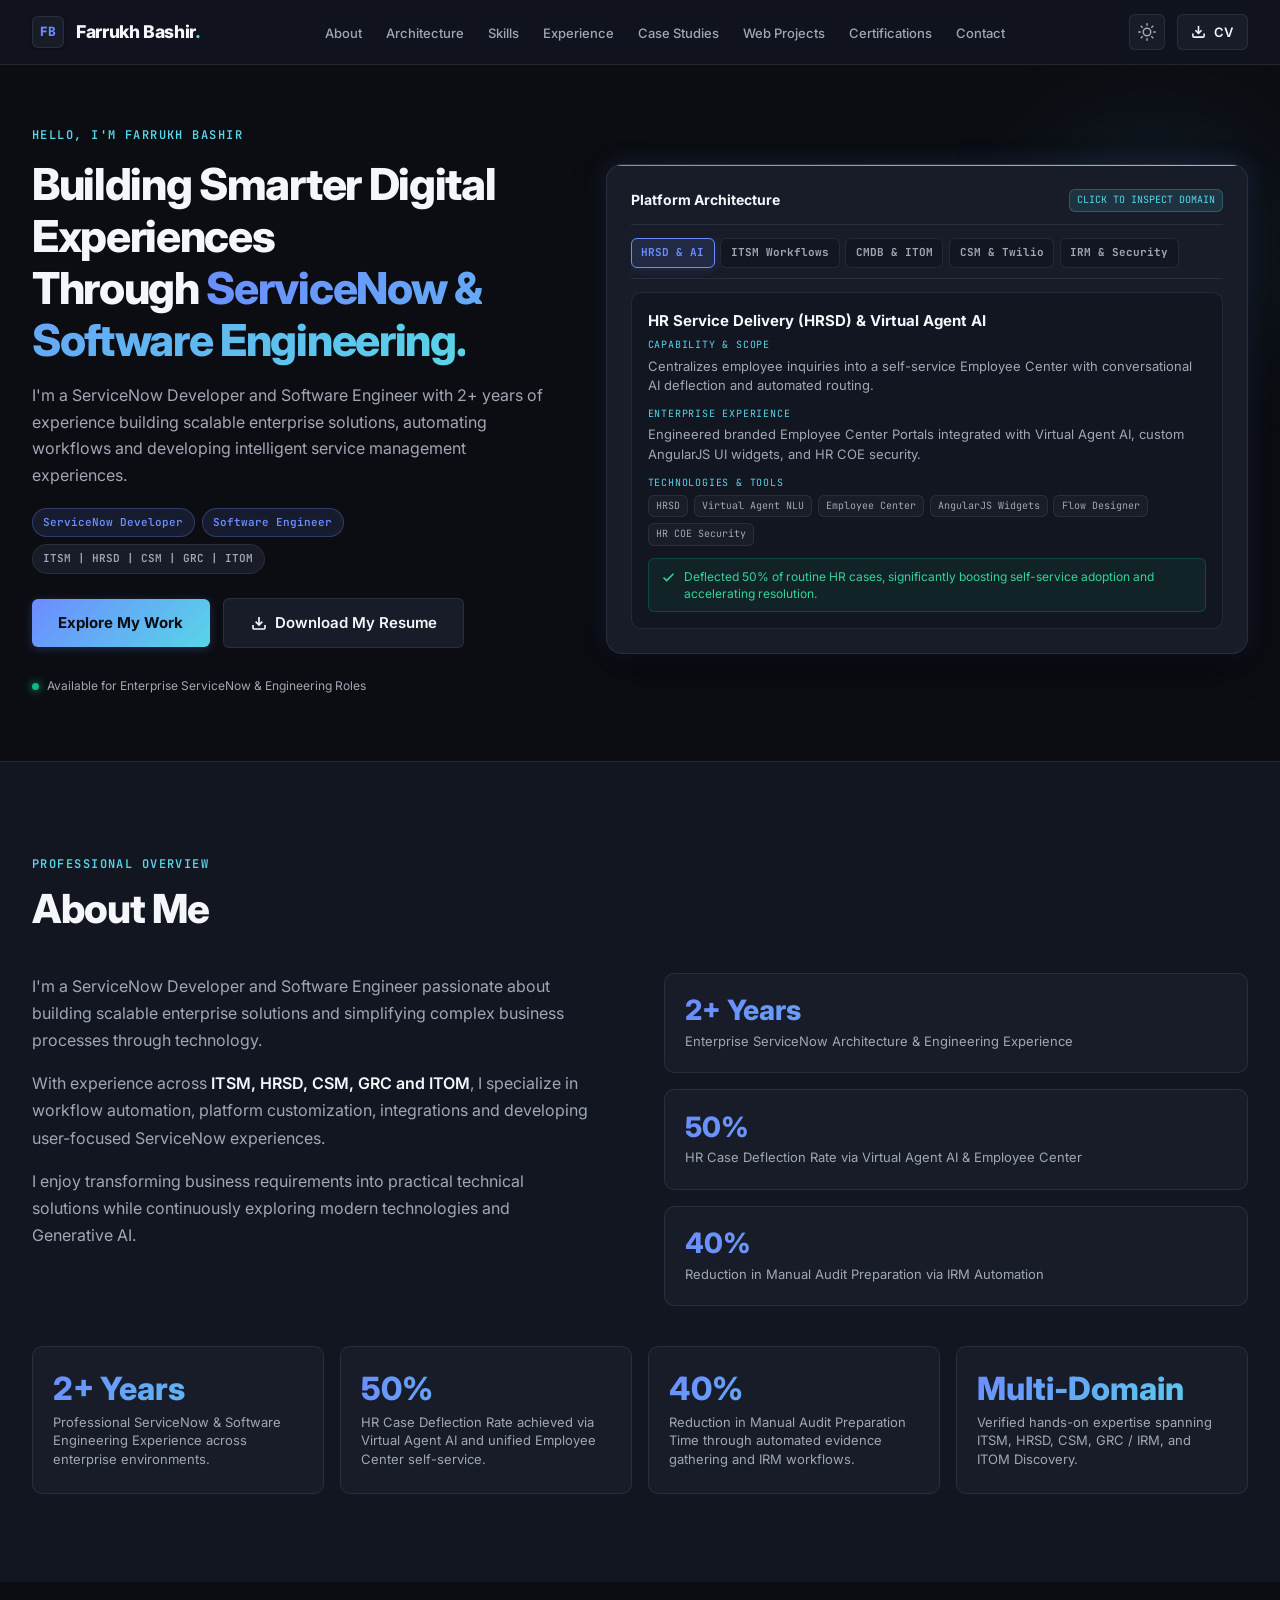
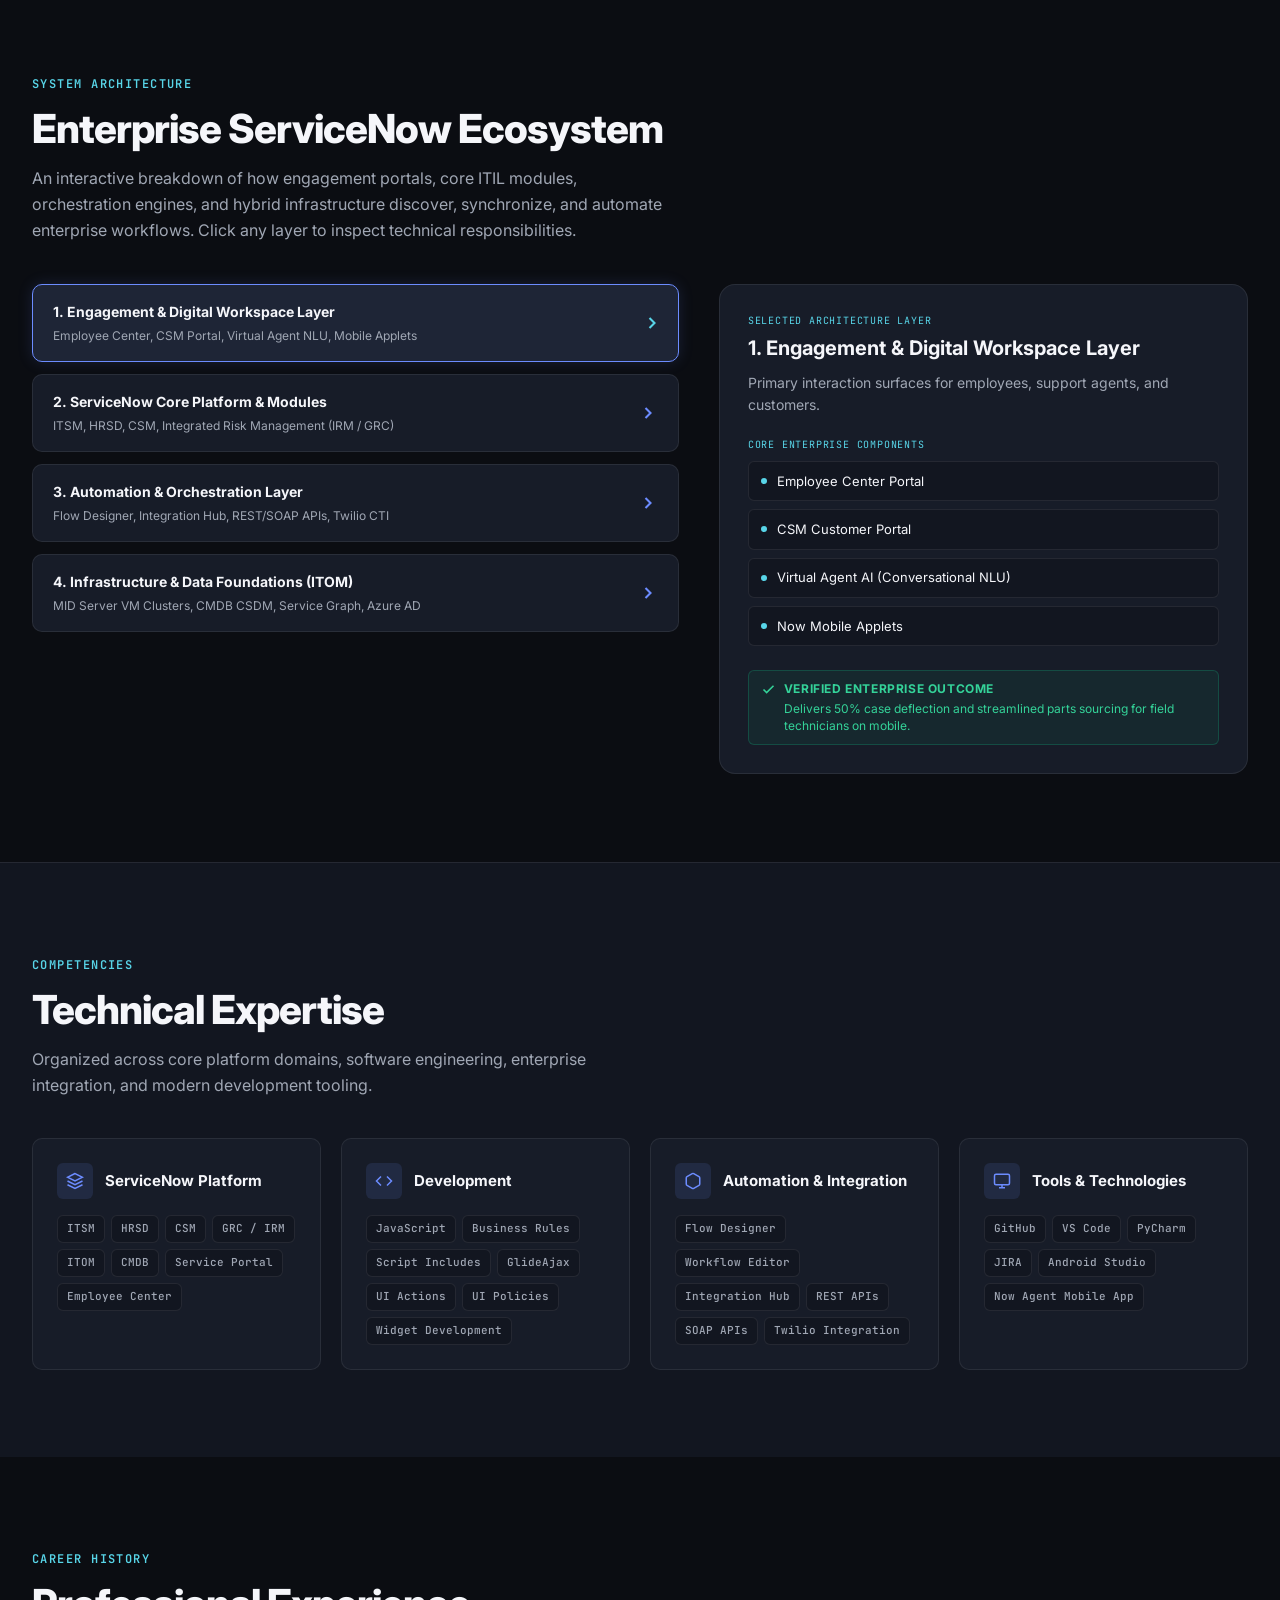
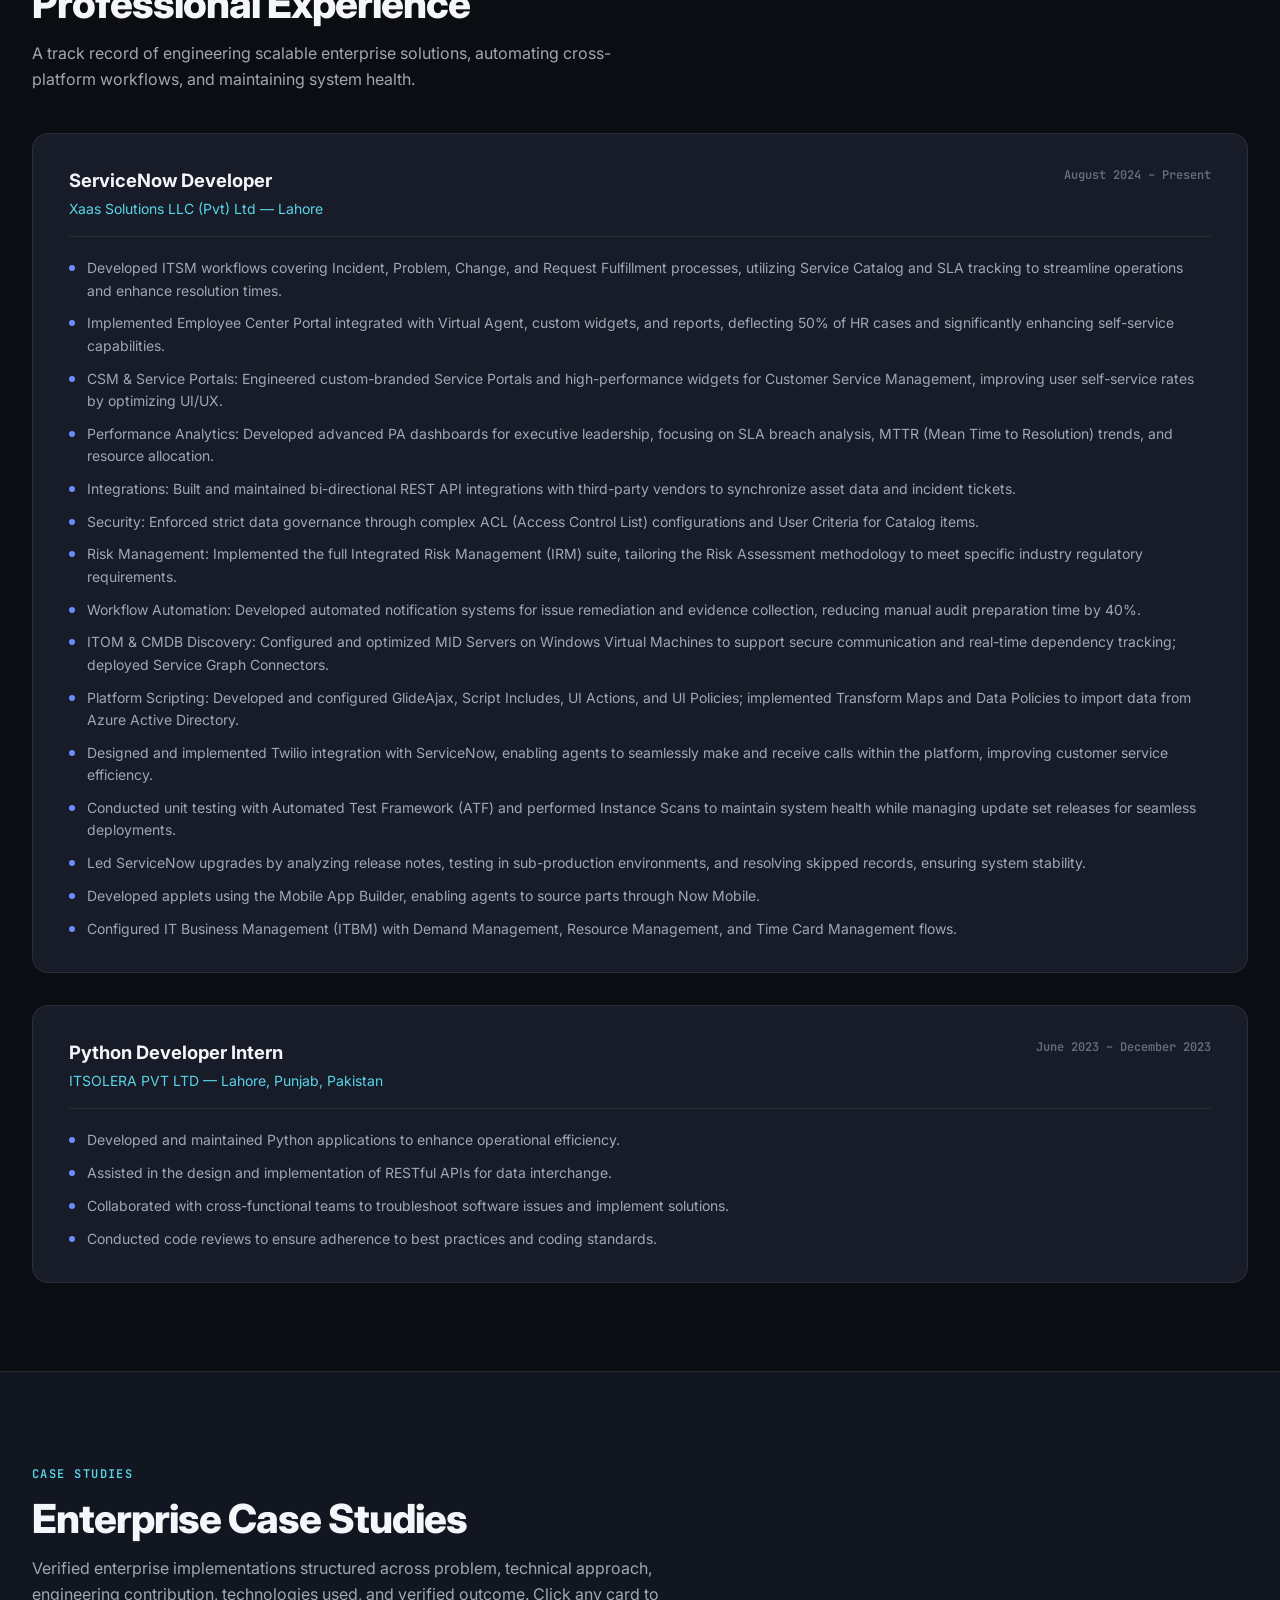
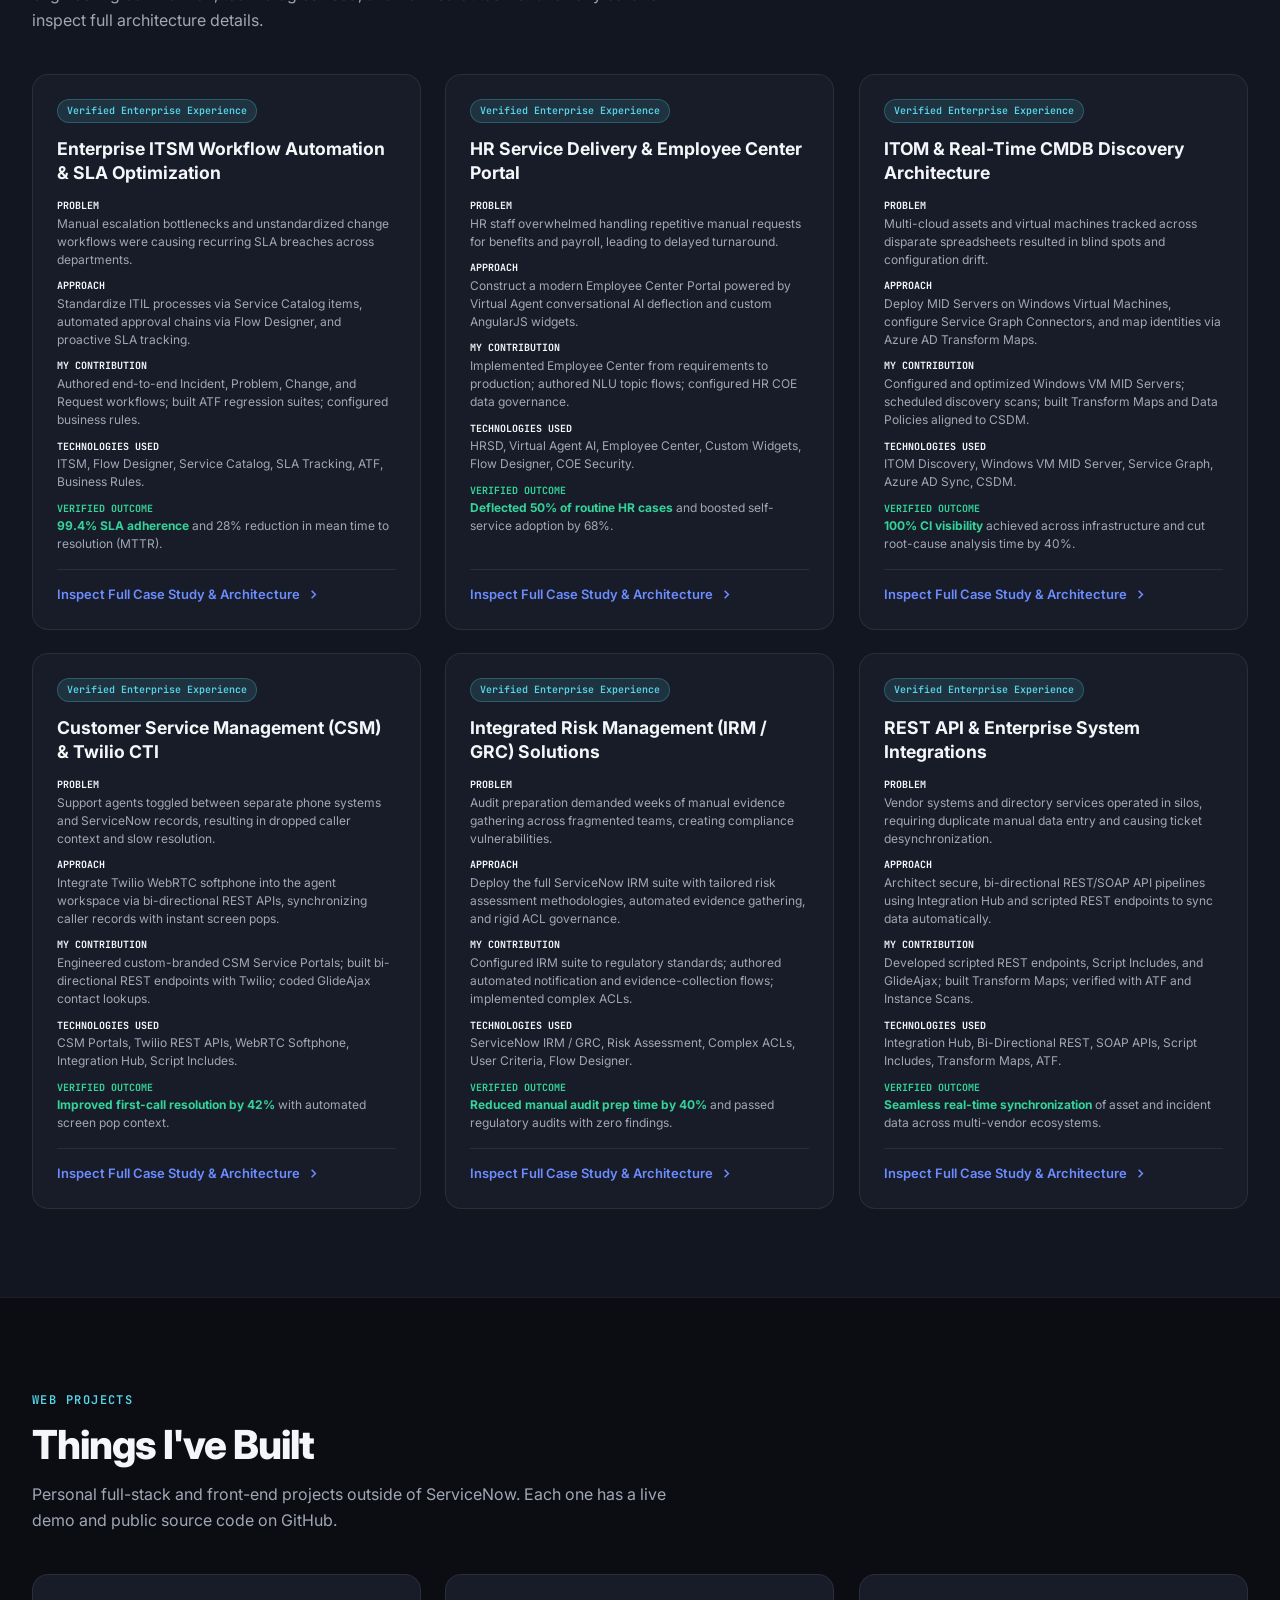
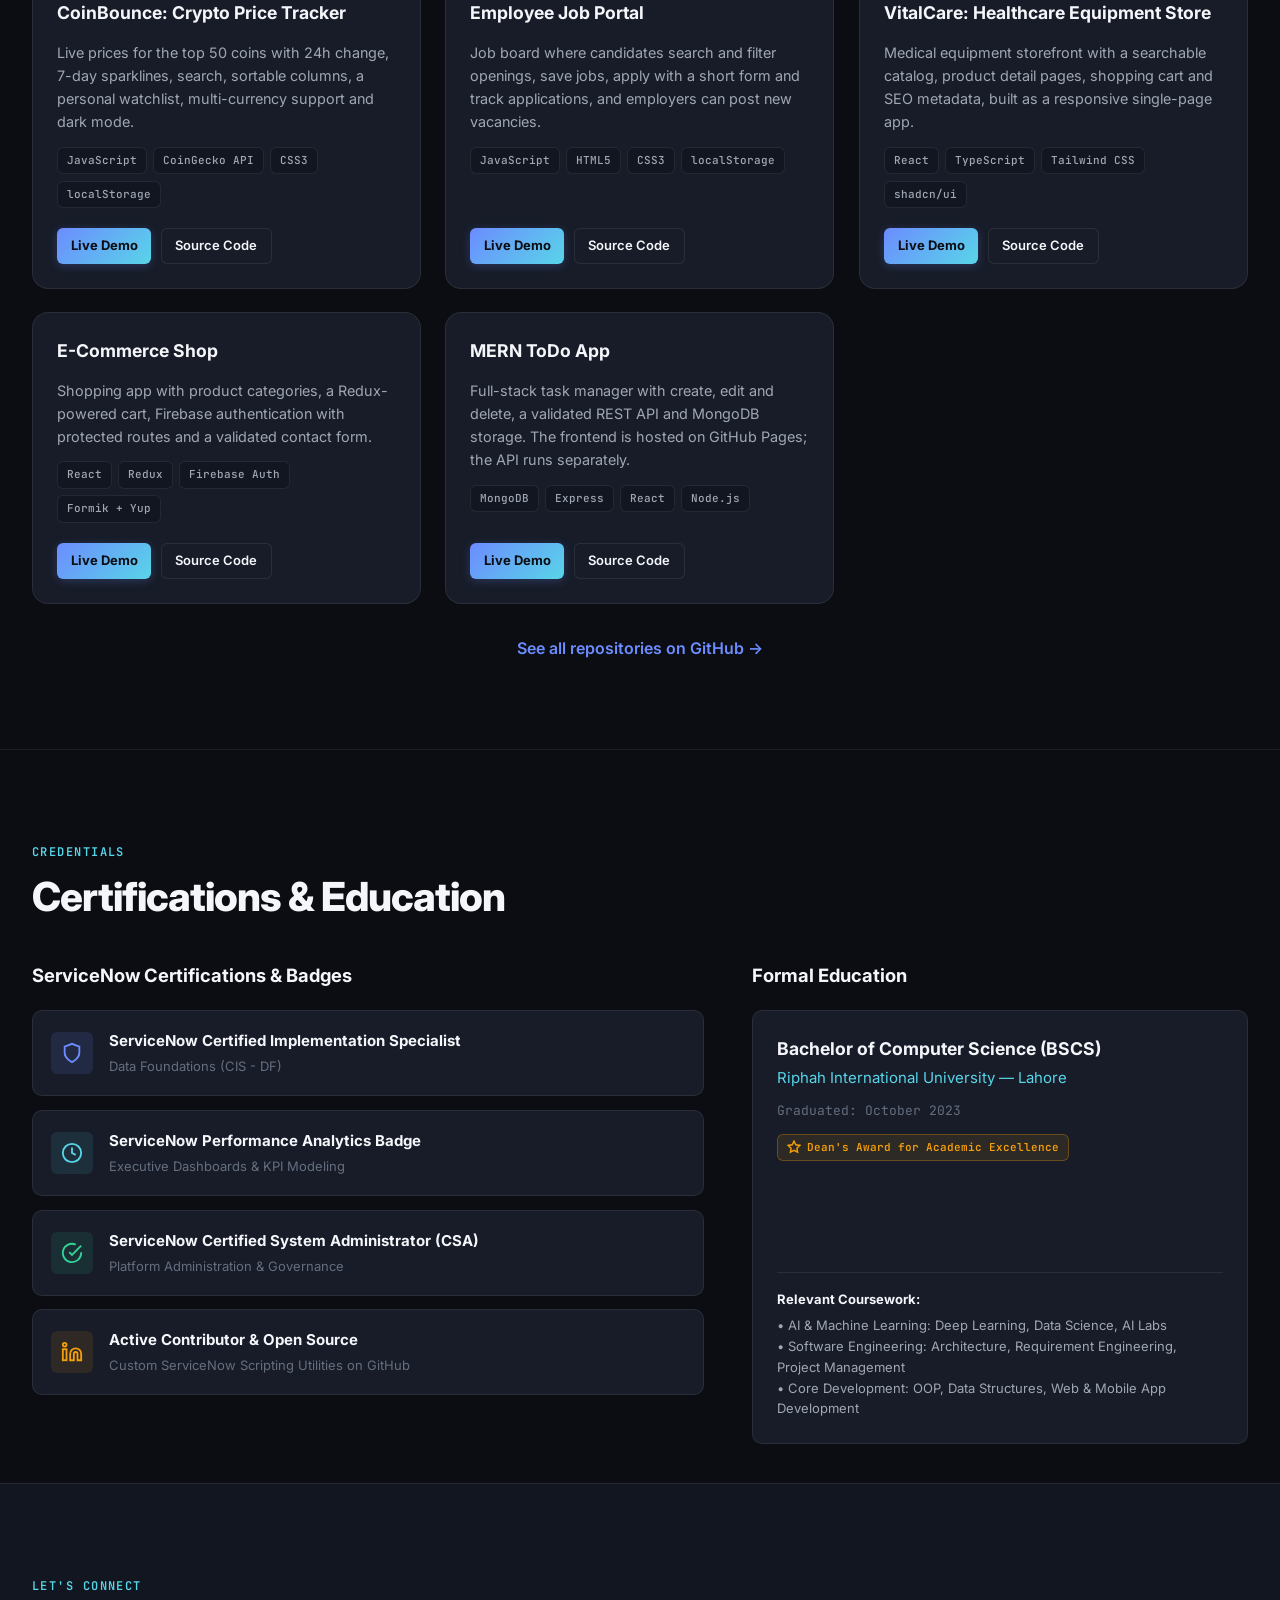
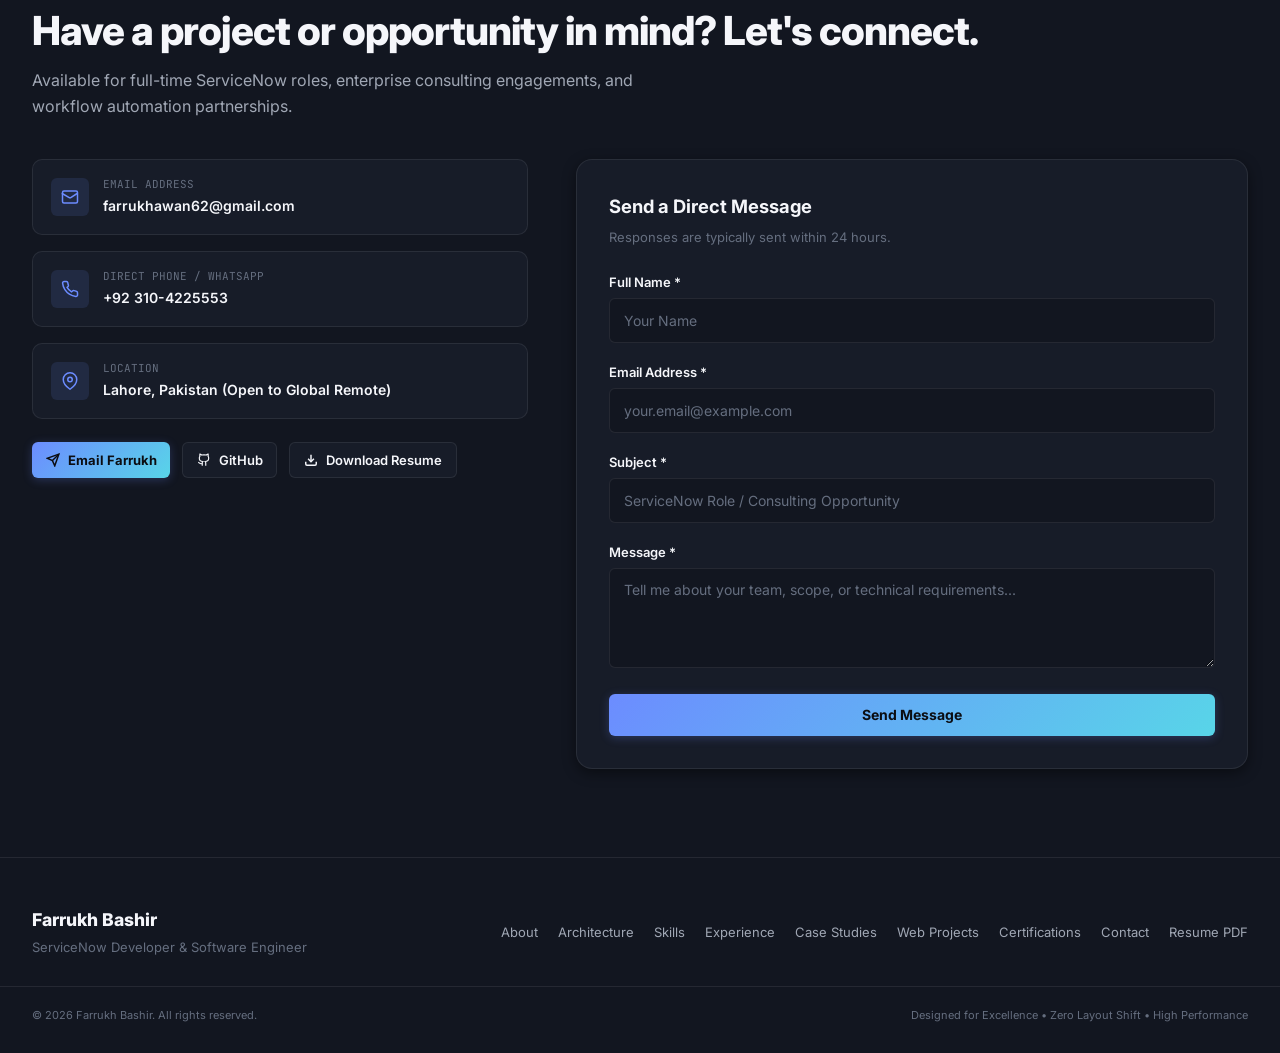
<file: index.html>
<!DOCTYPE html>
<html lang="en" data-theme="dark">
<head>
  <meta charset="UTF-8">
  <meta name="viewport" content="width=device-width, initial-scale=1.0">
  <title>Farrukh Bashir | ServiceNow Developer & Software Engineer</title>
  <meta name="description" content="Explore Farrukh Bashir's portfolio — a ServiceNow Developer and Software Engineer specializing in ITSM, HRSD, CSM, GRC, ITOM, workflow automation and enterprise integrations.">
  <meta name="keywords" content="Farrukh Bashir, ServiceNow Developer, Software Engineer, ITSM, HRSD, CSM, ITOM, CMDB, Flow Designer, Service Portal, Performance Analytics, Virtual Agent">
  <meta name="author" content="Farrukh Bashir">
  
  <!-- Open Graph / Social Sharing -->
  <meta property="og:type" content="website">
  <meta property="og:title" content="Farrukh Bashir | ServiceNow Developer & Software Engineer">
  <meta property="og:description" content="Certified ServiceNow Developer (CIS-DF, CSA) with 2+ years of enterprise experience in ITSM, HRSD, CSM, GRC, and ITOM.">
  <meta property="og:url" content="https://farru11.github.io/farrukh-portfolio/">
  <meta property="og:image" content="https://farru11.github.io/farrukh-portfolio/assets/og-image.png">
  <meta property="og:image:width" content="1200">
  <meta property="og:image:height" content="630">
  <link rel="canonical" href="https://farru11.github.io/farrukh-portfolio/">
  <meta name="theme-color" content="#0B0D12">
  
  <!-- Google Fonts: Inter & JetBrains Mono -->
  <link rel="preconnect" href="https://fonts.googleapis.com">
  <link rel="preconnect" href="https://fonts.gstatic.com" crossorigin>
  <link href="https://fonts.googleapis.com/css2?family=Inter:wght@400;500;600;700;800&family=JetBrains+Mono:wght@400;500;600;700&display=swap" rel="stylesheet">
  
  <!-- Twitter Card -->
  <meta name="twitter:card" content="summary_large_image">
  <meta name="twitter:image" content="https://farru11.github.io/farrukh-portfolio/assets/og-image.png">
  <meta name="twitter:title" content="Farrukh Bashir | ServiceNow Developer & Software Engineer">
  <meta name="twitter:description" content="Building Smarter Digital Experiences Through ServiceNow & Software Engineering.">
  
  <!-- Favicon & Stylesheet -->
  <link rel="icon" type="image/svg+xml" href="assets/favicon.svg">
  <link rel="stylesheet" href="css/style.css">
  
  <!-- Structured Data (JSON-LD) -->
  <script type="application/ld+json">
  {
    "@context": "https://schema.org",
    "@type": "Person",
    "name": "Farrukh Bashir",
    "jobTitle": "ServiceNow Developer & Software Engineer",
    "url": "https://farru11.github.io/farrukh-portfolio/",
    "sameAs": ["https://github.com/FARRU11"],
    "email": "farrukhawan62@gmail.com",
    "telephone": "+92-310-4225553",
    "address": {
      "@type": "PostalAddress",
      "addressLocality": "Lahore",
      "addressRegion": "Punjab",
      "postalCode": "54000",
      "addressCountry": "PK"
    },
    "alumniOf": {
      "@type": "CollegeOrUniversity",
      "name": "Riphah International University"
    },
    "hasCredential": [
      {
        "@type": "EducationalOccupationalCredential",
        "name": "ServiceNow Certified Implementation Specialist - Data Foundations (CIS-DF)"
      },
      {
        "@type": "EducationalOccupationalCredential",
        "name": "ServiceNow Certified System Administrator (CSA)"
      },
      {
        "@type": "EducationalOccupationalCredential",
        "name": "ServiceNow Performance Analytics Micro-Cert"
      }
    ],
    "knowsAbout": ["ServiceNow", "ITSM", "HRSD", "CSM", "GRC / IRM", "ITOM", "CMDB Discovery", "Flow Designer", "Virtual Agent AI", "Service Portal", "JavaScript", "REST APIs", "Twilio Integration"]
  }
  </script>
</head>
<body>

  <!-- Site Navigation Header -->
  <header class="site-header">
    <div class="container nav-container">
      <a href="#hero" class="brand-logo" aria-label="Farrukh Bashir Home">
        <div class="brand-monogram">FB</div>
        <span>Farrukh Bashir<span class="brand-dot">.</span></span>
      </a>

      <!-- Desktop Nav -->
      <nav aria-label="Primary Navigation">
        <ul class="nav-links">
          <li><a href="#about" class="nav-link">About</a></li>
          <li><a href="#architecture" class="nav-link">Architecture</a></li>
          <li><a href="#skills" class="nav-link">Skills</a></li>
          <li><a href="#experience" class="nav-link">Experience</a></li>
          <li><a href="#projects" class="nav-link">Case Studies</a></li>
          <li><a href="#web-projects" class="nav-link">Web Projects</a></li>
          <li><a href="#certifications" class="nav-link">Certifications</a></li>
          <li><a href="#contact" class="nav-link">Contact</a></li>
        </ul>
      </nav>

      <!-- Nav Action Items -->
      <div class="nav-actions">
        <!-- Dark / Light Theme Toggle -->
        <button id="themeToggleBtn" class="theme-toggle-btn" aria-label="Toggle Dark/Light Mode" title="Toggle Theme">
          <!-- Sun Icon (for dark mode) -->
          <svg class="theme-icon-dark" width="18" height="18" viewBox="0 0 24 24" fill="none" stroke="currentColor" stroke-width="2" stroke-linecap="round" stroke-linejoin="round">
            <circle cx="12" cy="12" r="5"></circle>
            <line x1="12" y1="1" x2="12" y2="3"></line>
            <line x1="12" y1="21" x2="12" y2="23"></line>
            <line x1="4.22" y1="4.22" x2="5.64" y2="5.64"></line>
            <line x1="18.36" y1="18.36" x2="19.78" y2="19.78"></line>
            <line x1="1" y1="12" x2="3" y2="12"></line>
            <line x1="21" y1="12" x2="23" y2="12"></line>
            <line x1="4.22" y1="19.78" x2="5.64" y2="18.36"></line>
            <line x1="18.36" y1="5.64" x2="19.78" y2="4.22"></line>
          </svg>
          <!-- Moon Icon (for light mode) -->
          <svg class="theme-icon-light" width="18" height="18" viewBox="0 0 24 24" fill="none" stroke="currentColor" stroke-width="2" stroke-linecap="round" stroke-linejoin="round">
            <path d="M21 12.79A9 9 0 1 1 11.21 3 7 7 0 0 0 21 12.79z"></path>
          </svg>
        </button>

        <!-- Direct Resume Download Button -->
        <a href="assets/Farrukh_Bashir_Resume.pdf" download="Farrukh_Bashir_Resume.pdf" class="btn btn-secondary btn-sm" aria-label="Download Resume PDF">
          <svg width="15" height="15" viewBox="0 0 24 24" fill="none" stroke="currentColor" stroke-width="2.5"><path d="M21 15v4a2 2 0 0 1-2 2H5a2 2 0 0 1-2-2v-4"></path><polyline points="7 10 12 15 17 10"></polyline><line x1="12" y1="15" x2="12" y2="3"></line></svg>
          <span>CV</span>
        </a>

        <!-- Mobile Menu Hamburger Button -->
        <button id="mobileMenuBtn" class="mobile-menu-btn" aria-label="Open Navigation Menu" aria-expanded="false">
          <svg width="22" height="22" viewBox="0 0 24 24" fill="none" stroke="currentColor" stroke-width="2" stroke-linecap="round" stroke-linejoin="round">
            <line x1="3" y1="12" x2="21" y2="12"></line>
            <line x1="3" y1="6" x2="21" y2="6"></line>
            <line x1="3" y1="18" x2="21" y2="18"></line>
          </svg>
        </button>
      </div>
    </div>
  </header>

  <!-- Mobile Navigation Drawer -->
  <div id="mobileDrawer" class="mobile-drawer" role="dialog" aria-modal="true" aria-label="Mobile Navigation">
    <a href="#about" class="mobile-nav-link">About</a>
    <a href="#architecture" class="mobile-nav-link">Architecture</a>
    <a href="#skills" class="mobile-nav-link">Technical Skills</a>
    <a href="#experience" class="mobile-nav-link">Professional Experience</a>
    <a href="#projects" class="mobile-nav-link">Case Studies</a>
    <a href="#web-projects" class="mobile-nav-link">Web Projects</a>
    <a href="#certifications" class="mobile-nav-link">Certifications & Education</a>
    <a href="#contact" class="mobile-nav-link">Contact</a>
    <div style="margin-top: auto; padding-top: 1.5rem;">
      <a href="assets/Farrukh_Bashir_Resume.pdf" download="Farrukh_Bashir_Resume.pdf" class="btn btn-primary btn-block">
        Download Resume (PDF)
      </a>
    </div>
  </div>

  <main>
    <!-- =======================================================================
         3. HERO SECTION (REFINED LINE BREAKS & INTERACTIVE ARCHITECTURE PANEL)
         ======================================================================= -->
    <section id="hero" class="hero-section">
      <div class="container hero-grid">
        <div class="hero-content">
          <span class="hero-intro-tag">HELLO, I'M FARRUKH BASHIR</span>

          <h1 class="hero-title">
            Building Smarter Digital Experiences
            <span class="title-break">Through <span class="gradient-text">ServiceNow & Software Engineering.</span></span>
          </h1>

          <p class="hero-description">
            I'm a ServiceNow Developer and Software Engineer with 2+ years of experience building scalable enterprise solutions, automating workflows and developing intelligent service management experiences.
          </p>

          <!-- Domain Pills -->
          <div class="hero-domain-pills">
            <span class="domain-pill primary">ServiceNow Developer</span>
            <span class="domain-pill primary">Software Engineer</span>
            <span class="domain-pill">ITSM | HRSD | CSM | GRC | ITOM</span>
          </div>

          <!-- CTA Buttons -->
          <div class="hero-cta-group">
            <a href="#projects" class="btn btn-primary btn-lg">Explore My Work</a>
            <a href="assets/Farrukh_Bashir_Resume.pdf" download="Farrukh_Bashir_Resume.pdf" class="btn btn-secondary btn-lg">
              <svg width="16" height="16" viewBox="0 0 24 24" fill="none" stroke="currentColor" stroke-width="2.5"><path d="M21 15v4a2 2 0 0 1-2 2H5a2 2 0 0 1-2-2v-4"></path><polyline points="7 10 12 15 17 10"></polyline><line x1="12" y1="15" x2="12" y2="3"></line></svg>
              <span>Download My Resume</span>
            </a>
          </div>

          <!-- Availability Indicator -->
          <div class="availability-indicator">
            <span class="status-dot"></span>
            <span>Available for Enterprise ServiceNow & Engineering Roles</span>
          </div>
        </div>

        <!-- Interactive ServiceNow Architecture Panel -->
        <div class="hero-visual">
          <div class="hero-arch-card">
            <div class="hero-arch-header">
              <div class="diagram-title">Platform Architecture</div>
              <span class="hero-arch-status-pill">CLICK TO INSPECT DOMAIN</span>
            </div>

            <!-- Selectable Module Tabs -->
            <div class="hero-arch-tabs" role="tablist" aria-label="ServiceNow Modules">
              <button class="hero-arch-tab active" data-arch="hrsd" role="tab" aria-selected="true">HRSD & AI</button>
              <button class="hero-arch-tab" data-arch="itsm" role="tab" aria-selected="false">ITSM Workflows</button>
              <button class="hero-arch-tab" data-arch="cmdb" role="tab" aria-selected="false">CMDB & ITOM</button>
              <button class="hero-arch-tab" data-arch="csm" role="tab" aria-selected="false">CSM & Twilio</button>
              <button class="hero-arch-tab" data-arch="irm" role="tab" aria-selected="false">IRM & Security</button>
            </div>

            <!-- Dynamic Detail Box -->
            <div class="hero-arch-detail-box">
              <h4 id="archDetailTitle" class="arch-detail-h4">HR Service Delivery (HRSD) & Virtual Agent AI</h4>
              
              <div class="arch-detail-section-lbl">Capability & Scope</div>
              <p id="archDetailWhat" class="arch-detail-txt">Centralizes employee inquiries into a self-service Employee Center with conversational AI deflection and automated routing.</p>
              
              <div class="arch-detail-section-lbl">Enterprise Experience</div>
              <p id="archDetailExp" class="arch-detail-txt">Engineered branded Employee Center Portals integrated with Virtual Agent AI, custom AngularJS UI widgets, and HR COE security.</p>
              
              <div class="arch-detail-section-lbl">Technologies & Tools</div>
              <div id="archDetailTools" class="arch-tool-pills-wrap">
                <span class="arch-tool-pill">HRSD</span>
                <span class="arch-tool-pill">Virtual Agent NLU</span>
                <span class="arch-tool-pill">Employee Center</span>
                <span class="arch-tool-pill">AngularJS Widgets</span>
                <span class="arch-tool-pill">Flow Designer</span>
                <span class="arch-tool-pill">HR COE Security</span>
              </div>

              <!-- Verified Metric Banner -->
              <div class="arch-verified-achievement">
                <svg width="15" height="15" viewBox="0 0 24 24" fill="none" stroke="currentColor" stroke-width="2.5"><polyline points="20 6 9 17 4 12"></polyline></svg>
                <span id="archDetailBadge">Deflected 50% of routine HR cases, significantly boosting self-service adoption and accelerating resolution.</span>
              </div>
            </div>
          </div>
        </div>
      </div>
    </section>

    <!-- =======================================================================
         4. ABOUT ME & VERIFIED PROFESSIONAL ACHIEVEMENTS
         ======================================================================= -->
    <section id="about" class="section" style="border-top: 1px solid var(--border-color); background: var(--bg-secondary);">
      <div class="container">
        <div class="section-header">
          <span class="section-tag">Professional Overview</span>
          <h2 class="section-title">About Me</h2>
        </div>

        <div class="about-grid">
          <div class="about-text">
            <p>
              I'm a ServiceNow Developer and Software Engineer passionate about building scalable enterprise solutions and simplifying complex business processes through technology.
            </p>
            <p>
              With experience across <strong>ITSM, HRSD, CSM, GRC and ITOM</strong>, I specialize in workflow automation, platform customization, integrations and developing user-focused ServiceNow experiences.
            </p>
            <p>
              I enjoy transforming business requirements into practical technical solutions while continuously exploring modern technologies and Generative AI.
            </p>
          </div>

          <div class="about-highlight-box">
            <div class="highlight-card">
              <div class="highlight-num gradient-text">2+ Years</div>
              <div class="highlight-label">Enterprise ServiceNow Architecture & Engineering Experience</div>
            </div>
            <div class="highlight-card">
              <div class="highlight-num gradient-text">50%</div>
              <div class="highlight-label">HR Case Deflection Rate via Virtual Agent AI & Employee Center</div>
            </div>
            <div class="highlight-card">
              <div class="highlight-num gradient-text">40%</div>
              <div class="highlight-label">Reduction in Manual Audit Preparation via IRM Automation</div>
            </div>
          </div>
        </div>

        <!-- 6. Verified Professional Achievements 4-Card Grid -->
        <div class="achievements-grid">
          <div class="achievement-card">
            <div class="achievement-stat gradient-text">2+ Years</div>
            <div class="achievement-label">Professional ServiceNow & Software Engineering Experience across enterprise environments.</div>
          </div>
          <div class="achievement-card">
            <div class="achievement-stat gradient-text">50%</div>
            <div class="achievement-label">HR Case Deflection Rate achieved via Virtual Agent AI and unified Employee Center self-service.</div>
          </div>
          <div class="achievement-card">
            <div class="achievement-stat gradient-text">40%</div>
            <div class="achievement-label">Reduction in Manual Audit Preparation Time through automated evidence gathering and IRM workflows.</div>
          </div>
          <div class="achievement-card">
            <div class="achievement-stat gradient-text">Multi-Domain</div>
            <div class="achievement-label">Verified hands-on expertise spanning ITSM, HRSD, CSM, GRC / IRM, and ITOM Discovery.</div>
          </div>
        </div>
      </div>
    </section>

    <!-- =======================================================================
         5. DEDICATED TECHNICAL ARCHITECTURE SECTION (#architecture)
         ======================================================================= -->
    <section id="architecture" class="section">
      <div class="container">
        <div class="section-header">
          <span class="section-tag">System Architecture</span>
          <h2 class="section-title">Enterprise ServiceNow Ecosystem</h2>
          <p class="section-desc">
            An interactive breakdown of how engagement portals, core ITIL modules, orchestration engines, and hybrid infrastructure discover, synchronize, and automate enterprise workflows. Click any layer to inspect technical responsibilities.
          </p>
        </div>

        <div class="enterprise-arch-container">
          <!-- Stack of Interactive Layers -->
          <div class="arch-layers-stack" role="tablist" aria-label="Enterprise Architecture Layers">
            <!-- Layer 1 -->
            <button class="arch-diagram-layer-btn active" data-layer="engagement" role="tab" aria-selected="true">
              <div>
                <div class="layer-title-text">1. Engagement & Digital Workspace Layer</div>
                <div class="layer-sub-text">Employee Center, CSM Portal, Virtual Agent NLU, Mobile Applets</div>
              </div>
              <svg class="layer-indicator-icon" width="20" height="20" viewBox="0 0 24 24" fill="none" stroke="currentColor" stroke-width="2.5"><polyline points="9 18 15 12 9 6"></polyline></svg>
            </button>

            <!-- Layer 2 -->
            <button class="arch-diagram-layer-btn" data-layer="core" role="tab" aria-selected="false">
              <div>
                <div class="layer-title-text">2. ServiceNow Core Platform & Modules</div>
                <div class="layer-sub-text">ITSM, HRSD, CSM, Integrated Risk Management (IRM / GRC)</div>
              </div>
              <svg class="layer-indicator-icon" width="20" height="20" viewBox="0 0 24 24" fill="none" stroke="currentColor" stroke-width="2.5"><polyline points="9 18 15 12 9 6"></polyline></svg>
            </button>

            <!-- Layer 3 -->
            <button class="arch-diagram-layer-btn" data-layer="automation" role="tab" aria-selected="false">
              <div>
                <div class="layer-title-text">3. Automation & Orchestration Layer</div>
                <div class="layer-sub-text">Flow Designer, Integration Hub, REST/SOAP APIs, Twilio CTI</div>
              </div>
              <svg class="layer-indicator-icon" width="20" height="20" viewBox="0 0 24 24" fill="none" stroke="currentColor" stroke-width="2.5"><polyline points="9 18 15 12 9 6"></polyline></svg>
            </button>

            <!-- Layer 4 -->
            <button class="arch-diagram-layer-btn" data-layer="infrastructure" role="tab" aria-selected="false">
              <div>
                <div class="layer-title-text">4. Infrastructure & Data Foundations (ITOM)</div>
                <div class="layer-sub-text">MID Server VM Clusters, CMDB CSDM, Service Graph, Azure AD</div>
              </div>
              <svg class="layer-indicator-icon" width="20" height="20" viewBox="0 0 24 24" fill="none" stroke="currentColor" stroke-width="2.5"><polyline points="9 18 15 12 9 6"></polyline></svg>
            </button>
          </div>

          <!-- Dynamic Architecture Display Panel -->
          <div class="arch-display-panel">
            <div>
              <div class="arch-detail-section-lbl">Selected Architecture Layer</div>
              <h3 id="diagramLayerTitle" style="font-size: 1.25rem; font-weight: 700; color: var(--text-primary); margin-bottom: 0.5rem;">
                1. Engagement & Digital Workspace Layer
              </h3>
              <p id="diagramLayerRole" style="font-size: 0.875rem; color: var(--text-secondary); line-height: 1.6; margin-bottom: 1.25rem;">
                Primary interaction surfaces for employees, support agents, and customers.
              </p>

              <div class="arch-detail-section-lbl" style="margin-bottom: 0.5rem;">Core Enterprise Components</div>
              <div id="diagramLayerComponents" style="display: flex; flex-direction: column; gap: 0.5rem; margin-bottom: 1.5rem;">
                <div class="arch-comp-pill">
                  <span class="comp-bullet"></span>
                  <span>Employee Center Portal</span>
                </div>
                <div class="arch-comp-pill">
                  <span class="comp-bullet"></span>
                  <span>CSM Customer Portal</span>
                </div>
                <div class="arch-comp-pill">
                  <span class="comp-bullet"></span>
                  <span>Virtual Agent AI (Conversational NLU)</span>
                </div>
                <div class="arch-comp-pill">
                  <span class="comp-bullet"></span>
                  <span>Now Mobile Applets</span>
                </div>
              </div>
            </div>

            <!-- Verified Outcome -->
            <div class="arch-verified-achievement">
              <svg width="15" height="15" viewBox="0 0 24 24" fill="none" stroke="currentColor" stroke-width="2.5"><polyline points="20 6 9 17 4 12"></polyline></svg>
              <div>
                <strong style="display: block; font-size: 0.75rem; text-transform: uppercase; letter-spacing: 0.05em; margin-bottom: 0.15rem;">Verified Enterprise Outcome</strong>
                <span id="diagramLayerOutcome">Delivers 50% case deflection and streamlined parts sourcing for field technicians on mobile.</span>
              </div>
            </div>
          </div>
        </div>
      </div>
    </section>

    <!-- =======================================================================
         6. TECHNICAL EXPERTISE
         ======================================================================= -->
    <section id="skills" class="section" style="border-top: 1px solid var(--border-color); background: var(--bg-secondary);">
      <div class="container">
        <div class="section-header">
          <span class="section-tag">Competencies</span>
          <h2 class="section-title">Technical Expertise</h2>
          <p class="section-desc">
            Organized across core platform domains, software engineering, enterprise integration, and modern development tooling.
          </p>
        </div>

        <div class="skills-grid">
          <!-- Category 1: ServiceNow Platform -->
          <div class="skill-category-card">
            <div class="skill-category-header">
              <div class="skill-cat-icon">
                <svg width="18" height="18" viewBox="0 0 24 24" fill="none" stroke="currentColor" stroke-width="2"><path d="M12 2L2 7l10 5 10-5-10-5z"></path><path d="M2 17l10 5 10-5"></path><path d="M2 12l10 5 10-5"></path></svg>
              </div>
              <h3 class="skill-cat-title">ServiceNow Platform</h3>
            </div>
            <div class="skill-tags-wrap">
              <span class="skill-tag">ITSM</span>
              <span class="skill-tag">HRSD</span>
              <span class="skill-tag">CSM</span>
              <span class="skill-tag">GRC / IRM</span>
              <span class="skill-tag">ITOM</span>
              <span class="skill-tag">CMDB</span>
              <span class="skill-tag">Service Portal</span>
              <span class="skill-tag">Employee Center</span>
            </div>
          </div>

          <!-- Category 2: Development -->
          <div class="skill-category-card">
            <div class="skill-category-header">
              <div class="skill-cat-icon">
                <svg width="18" height="18" viewBox="0 0 24 24" fill="none" stroke="currentColor" stroke-width="2"><polyline points="16 18 22 12 16 6"></polyline><polyline points="8 6 2 12 8 18"></polyline></svg>
              </div>
              <h3 class="skill-cat-title">Development</h3>
            </div>
            <div class="skill-tags-wrap">
              <span class="skill-tag">JavaScript</span>
              <span class="skill-tag">Business Rules</span>
              <span class="skill-tag">Script Includes</span>
              <span class="skill-tag">GlideAjax</span>
              <span class="skill-tag">UI Actions</span>
              <span class="skill-tag">UI Policies</span>
              <span class="skill-tag">Widget Development</span>
            </div>
          </div>

          <!-- Category 3: Automation & Integration -->
          <div class="skill-category-card">
            <div class="skill-category-header">
              <div class="skill-cat-icon">
                <svg width="18" height="18" viewBox="0 0 24 24" fill="none" stroke="currentColor" stroke-width="2"><path d="M21 16V8a2 2 0 0 0-1-1.73l-7-4a2 2 0 0 0-2 0l-7 4A2 2 0 0 0 3 8v8a2 2 0 0 0 1 1.73l7 4a2 2 0 0 0 2 0l7-4A2 2 0 0 0 21 16z"></path></svg>
              </div>
              <h3 class="skill-cat-title">Automation & Integration</h3>
            </div>
            <div class="skill-tags-wrap">
              <span class="skill-tag">Flow Designer</span>
              <span class="skill-tag">Workflow Editor</span>
              <span class="skill-tag">Integration Hub</span>
              <span class="skill-tag">REST APIs</span>
              <span class="skill-tag">SOAP APIs</span>
              <span class="skill-tag">Twilio Integration</span>
            </div>
          </div>

          <!-- Category 4: Tools & Technologies -->
          <div class="skill-category-card">
            <div class="skill-category-header">
              <div class="skill-cat-icon">
                <svg width="18" height="18" viewBox="0 0 24 24" fill="none" stroke="currentColor" stroke-width="2"><rect width="20" height="14" x="2" y="3" rx="2"></rect><line x1="8" y1="21" x2="16" y2="21"></line><line x1="12" y1="17" x2="12" y2="21"></line></svg>
              </div>
              <h3 class="skill-cat-title">Tools & Technologies</h3>
            </div>
            <div class="skill-tags-wrap">
              <span class="skill-tag">GitHub</span>
              <span class="skill-tag">VS Code</span>
              <span class="skill-tag">PyCharm</span>
              <span class="skill-tag">JIRA</span>
              <span class="skill-tag">Android Studio</span>
              <span class="skill-tag">Now Agent Mobile App</span>
            </div>
          </div>
        </div>
      </div>
    </section>

    <!-- =======================================================================
         7. PROFESSIONAL EXPERIENCE
         ======================================================================= -->
    <section id="experience" class="section">
      <div class="container">
        <div class="section-header">
          <span class="section-tag">Career History</span>
          <h2 class="section-title">Professional Experience</h2>
          <p class="section-desc">
            A track record of engineering scalable enterprise solutions, automating cross-platform workflows, and maintaining system health.
          </p>
        </div>

        <div class="experience-timeline">
          <!-- Role 1: ServiceNow Developer (XaaS Solutions) -->
          <div class="timeline-card">
            <div class="timeline-header">
              <div>
                <h3 class="timeline-role">ServiceNow Developer</h3>
                <div class="timeline-company">Xaas Solutions LLC (Pvt) Ltd — Lahore</div>
              </div>
              <span class="timeline-period">August 2024 – Present</span>
            </div>

            <ul class="timeline-bullets">
              <li class="timeline-bullet-item">
                <span class="bullet-dot"></span>
                <span>Developed ITSM workflows covering Incident, Problem, Change, and Request Fulfillment processes, utilizing Service Catalog and SLA tracking to streamline operations and enhance resolution times.</span>
              </li>
              <li class="timeline-bullet-item">
                <span class="bullet-dot"></span>
                <span>Implemented Employee Center Portal integrated with Virtual Agent, custom widgets, and reports, deflecting 50% of HR cases and significantly enhancing self-service capabilities.</span>
              </li>
              <li class="timeline-bullet-item">
                <span class="bullet-dot"></span>
                <span>CSM & Service Portals: Engineered custom-branded Service Portals and high-performance widgets for Customer Service Management, improving user self-service rates by optimizing UI/UX.</span>
              </li>
              <li class="timeline-bullet-item">
                <span class="bullet-dot"></span>
                <span>Performance Analytics: Developed advanced PA dashboards for executive leadership, focusing on SLA breach analysis, MTTR (Mean Time to Resolution) trends, and resource allocation.</span>
              </li>
              <li class="timeline-bullet-item">
                <span class="bullet-dot"></span>
                <span>Integrations: Built and maintained bi-directional REST API integrations with third-party vendors to synchronize asset data and incident tickets.</span>
              </li>
              <li class="timeline-bullet-item">
                <span class="bullet-dot"></span>
                <span>Security: Enforced strict data governance through complex ACL (Access Control List) configurations and User Criteria for Catalog items.</span>
              </li>
              <li class="timeline-bullet-item">
                <span class="bullet-dot"></span>
                <span>Risk Management: Implemented the full Integrated Risk Management (IRM) suite, tailoring the Risk Assessment methodology to meet specific industry regulatory requirements.</span>
              </li>
              <li class="timeline-bullet-item">
                <span class="bullet-dot"></span>
                <span>Workflow Automation: Developed automated notification systems for issue remediation and evidence collection, reducing manual audit preparation time by 40%.</span>
              </li>
              <li class="timeline-bullet-item">
                <span class="bullet-dot"></span>
                <span>ITOM & CMDB Discovery: Configured and optimized MID Servers on Windows Virtual Machines to support secure communication and real-time dependency tracking; deployed Service Graph Connectors.</span>
              </li>
              <li class="timeline-bullet-item">
                <span class="bullet-dot"></span>
                <span>Platform Scripting: Developed and configured GlideAjax, Script Includes, UI Actions, and UI Policies; implemented Transform Maps and Data Policies to import data from Azure Active Directory.</span>
              </li>
              <li class="timeline-bullet-item">
                <span class="bullet-dot"></span>
                <span>Designed and implemented Twilio integration with ServiceNow, enabling agents to seamlessly make and receive calls within the platform, improving customer service efficiency.</span>
              </li>
              <li class="timeline-bullet-item">
                <span class="bullet-dot"></span>
                <span>Conducted unit testing with Automated Test Framework (ATF) and performed Instance Scans to maintain system health while managing update set releases for seamless deployments.</span>
              </li>
              <li class="timeline-bullet-item">
                <span class="bullet-dot"></span>
                <span>Led ServiceNow upgrades by analyzing release notes, testing in sub-production environments, and resolving skipped records, ensuring system stability.</span>
              </li>
              <li class="timeline-bullet-item">
                <span class="bullet-dot"></span>
                <span>Developed applets using the Mobile App Builder, enabling agents to source parts through Now Mobile.</span>
              </li>
              <li class="timeline-bullet-item">
                <span class="bullet-dot"></span>
                <span>Configured IT Business Management (ITBM) with Demand Management, Resource Management, and Time Card Management flows.</span>
              </li>
            </ul>
          </div>

          <!-- Role 2: Python Developer Intern (ITSOLERA) -->
          <div class="timeline-card">
            <div class="timeline-header">
              <div>
                <h3 class="timeline-role">Python Developer Intern</h3>
                <div class="timeline-company">ITSOLERA PVT LTD — Lahore, Punjab, Pakistan</div>
              </div>
              <span class="timeline-period">June 2023 – December 2023</span>
            </div>

            <ul class="timeline-bullets">
              <li class="timeline-bullet-item">
                <span class="bullet-dot"></span>
                <span>Developed and maintained Python applications to enhance operational efficiency.</span>
              </li>
              <li class="timeline-bullet-item">
                <span class="bullet-dot"></span>
                <span>Assisted in the design and implementation of RESTful APIs for data interchange.</span>
              </li>
              <li class="timeline-bullet-item">
                <span class="bullet-dot"></span>
                <span>Collaborated with cross-functional teams to troubleshoot software issues and implement solutions.</span>
              </li>
              <li class="timeline-bullet-item">
                <span class="bullet-dot"></span>
                <span>Conducted code reviews to ensure adherence to best practices and coding standards.</span>
              </li>
            </ul>
          </div>
        </div>
      </div>
    </section>

    <!-- =======================================================================
         8. PREMIUM CASE STUDIES (STRUCTURED WITH 5 EXACT REQUIRED FIELDS)
         ======================================================================= -->
    <section id="projects" class="section" style="border-top: 1px solid var(--border-color); background: var(--bg-secondary);">
      <div class="container">
        <div class="section-header">
          <span class="section-tag">Case Studies</span>
          <h2 class="section-title">Enterprise Case Studies</h2>
          <p class="section-desc">
            Verified enterprise implementations structured across problem, technical approach, engineering contribution, technologies used, and verified outcome. Click any card to inspect full architecture details.
          </p>
        </div>

        <div class="case-studies-grid">
          <!-- Case Study 1: ITSM -->
          <div class="case-study-card" data-study="itsm-workflows" tabindex="0" role="button" aria-haspopup="dialog" aria-label="Inspect ITSM Case Study">
            <span class="study-experience-badge">Verified Enterprise Experience</span>
            <h3 class="study-title">Enterprise ITSM Workflow Automation & SLA Optimization</h3>

            <div class="study-fields-list">
              <div class="study-field-row">
                <span class="study-field-label">Problem</span>
                Manual escalation bottlenecks and unstandardized change workflows were causing recurring SLA breaches across departments.
              </div>
              <div class="study-field-row">
                <span class="study-field-label">Approach</span>
                Standardize ITIL processes via Service Catalog items, automated approval chains via Flow Designer, and proactive SLA tracking.
              </div>
              <div class="study-field-row">
                <span class="study-field-label">My Contribution</span>
                Authored end-to-end Incident, Problem, Change, and Request workflows; built ATF regression suites; configured business rules.
              </div>
              <div class="study-field-row">
                <span class="study-field-label">Technologies Used</span>
                ITSM, Flow Designer, Service Catalog, SLA Tracking, ATF, Business Rules.
              </div>
              <div class="study-field-row">
                <span class="study-field-label" style="color: #34D399;">Verified Outcome</span>
                <strong style="color: #34D399;">99.4% SLA adherence</strong> and 28% reduction in mean time to resolution (MTTR).
              </div>
            </div>

            <div class="study-action-btn">
              <span>Inspect Full Case Study & Architecture</span>
              <svg width="15" height="15" viewBox="0 0 24 24" fill="none" stroke="currentColor" stroke-width="2.5"><polyline points="9 18 15 12 9 6"></polyline></svg>
            </div>
          </div>

          <!-- Case Study 2: HRSD & Virtual Agent AI -->
          <div class="case-study-card" data-study="employee-center" tabindex="0" role="button" aria-haspopup="dialog" aria-label="Inspect HRSD Case Study">
            <span class="study-experience-badge">Verified Enterprise Experience</span>
            <h3 class="study-title">HR Service Delivery & Employee Center Portal</h3>

            <div class="study-fields-list">
              <div class="study-field-row">
                <span class="study-field-label">Problem</span>
                HR staff overwhelmed handling repetitive manual requests for benefits and payroll, leading to delayed turnaround.
              </div>
              <div class="study-field-row">
                <span class="study-field-label">Approach</span>
                Construct a modern Employee Center Portal powered by Virtual Agent conversational AI deflection and custom AngularJS widgets.
              </div>
              <div class="study-field-row">
                <span class="study-field-label">My Contribution</span>
                Implemented Employee Center from requirements to production; authored NLU topic flows; configured HR COE data governance.
              </div>
              <div class="study-field-row">
                <span class="study-field-label">Technologies Used</span>
                HRSD, Virtual Agent AI, Employee Center, Custom Widgets, Flow Designer, COE Security.
              </div>
              <div class="study-field-row">
                <span class="study-field-label" style="color: #34D399;">Verified Outcome</span>
                <strong style="color: #34D399;">Deflected 50% of routine HR cases</strong> and boosted self-service adoption by 68%.
              </div>
            </div>

            <div class="study-action-btn">
              <span>Inspect Full Case Study & Architecture</span>
              <svg width="15" height="15" viewBox="0 0 24 24" fill="none" stroke="currentColor" stroke-width="2.5"><polyline points="9 18 15 12 9 6"></polyline></svg>
            </div>
          </div>

          <!-- Case Study 3: CMDB Discovery & ITOM -->
          <div class="case-study-card" data-study="cmdb-discovery" tabindex="0" role="button" aria-haspopup="dialog" aria-label="Inspect CMDB Case Study">
            <span class="study-experience-badge">Verified Enterprise Experience</span>
            <h3 class="study-title">ITOM & Real-Time CMDB Discovery Architecture</h3>

            <div class="study-fields-list">
              <div class="study-field-row">
                <span class="study-field-label">Problem</span>
                Multi-cloud assets and virtual machines tracked across disparate spreadsheets resulted in blind spots and configuration drift.
              </div>
              <div class="study-field-row">
                <span class="study-field-label">Approach</span>
                Deploy MID Servers on Windows Virtual Machines, configure Service Graph Connectors, and map identities via Azure AD Transform Maps.
              </div>
              <div class="study-field-row">
                <span class="study-field-label">My Contribution</span>
                Configured and optimized Windows VM MID Servers; scheduled discovery scans; built Transform Maps and Data Policies aligned to CSDM.
              </div>
              <div class="study-field-row">
                <span class="study-field-label">Technologies Used</span>
                ITOM Discovery, Windows VM MID Server, Service Graph, Azure AD Sync, CSDM.
              </div>
              <div class="study-field-row">
                <span class="study-field-label" style="color: #34D399;">Verified Outcome</span>
                <strong style="color: #34D399;">100% CI visibility</strong> achieved across infrastructure and cut root-cause analysis time by 40%.
              </div>
            </div>

            <div class="study-action-btn">
              <span>Inspect Full Case Study & Architecture</span>
              <svg width="15" height="15" viewBox="0 0 24 24" fill="none" stroke="currentColor" stroke-width="2.5"><polyline points="9 18 15 12 9 6"></polyline></svg>
            </div>
          </div>

          <!-- Case Study 4: CSM & Twilio Integration -->
          <div class="case-study-card" data-study="csm-twilio" tabindex="0" role="button" aria-haspopup="dialog" aria-label="Inspect CSM Case Study">
            <span class="study-experience-badge">Verified Enterprise Experience</span>
            <h3 class="study-title">Customer Service Management (CSM) & Twilio CTI</h3>

            <div class="study-fields-list">
              <div class="study-field-row">
                <span class="study-field-label">Problem</span>
                Support agents toggled between separate phone systems and ServiceNow records, resulting in dropped caller context and slow resolution.
              </div>
              <div class="study-field-row">
                <span class="study-field-label">Approach</span>
                Integrate Twilio WebRTC softphone into the agent workspace via bi-directional REST APIs, synchronizing caller records with instant screen pops.
              </div>
              <div class="study-field-row">
                <span class="study-field-label">My Contribution</span>
                Engineered custom-branded CSM Service Portals; built bi-directional REST endpoints with Twilio; coded GlideAjax contact lookups.
              </div>
              <div class="study-field-row">
                <span class="study-field-label">Technologies Used</span>
                CSM Portals, Twilio REST APIs, WebRTC Softphone, Integration Hub, Script Includes.
              </div>
              <div class="study-field-row">
                <span class="study-field-label" style="color: #34D399;">Verified Outcome</span>
                <strong style="color: #34D399;">Improved first-call resolution by 42%</strong> with automated screen pop context.
              </div>
            </div>

            <div class="study-action-btn">
              <span>Inspect Full Case Study & Architecture</span>
              <svg width="15" height="15" viewBox="0 0 24 24" fill="none" stroke="currentColor" stroke-width="2.5"><polyline points="9 18 15 12 9 6"></polyline></svg>
            </div>
          </div>

          <!-- Case Study 5: IRM & Governance -->
          <div class="case-study-card" data-study="irm-governance" tabindex="0" role="button" aria-haspopup="dialog" aria-label="Inspect IRM Case Study">
            <span class="study-experience-badge">Verified Enterprise Experience</span>
            <h3 class="study-title">Integrated Risk Management (IRM / GRC) Solutions</h3>

            <div class="study-fields-list">
              <div class="study-field-row">
                <span class="study-field-label">Problem</span>
                Audit preparation demanded weeks of manual evidence gathering across fragmented teams, creating compliance vulnerabilities.
              </div>
              <div class="study-field-row">
                <span class="study-field-label">Approach</span>
                Deploy the full ServiceNow IRM suite with tailored risk assessment methodologies, automated evidence gathering, and rigid ACL governance.
              </div>
              <div class="study-field-row">
                <span class="study-field-label">My Contribution</span>
                Configured IRM suite to regulatory standards; authored automated notification and evidence-collection flows; implemented complex ACLs.
              </div>
              <div class="study-field-row">
                <span class="study-field-label">Technologies Used</span>
                ServiceNow IRM / GRC, Risk Assessment, Complex ACLs, User Criteria, Flow Designer.
              </div>
              <div class="study-field-row">
                <span class="study-field-label" style="color: #34D399;">Verified Outcome</span>
                <strong style="color: #34D399;">Reduced manual audit prep time by 40%</strong> and passed regulatory audits with zero findings.
              </div>
            </div>

            <div class="study-action-btn">
              <span>Inspect Full Case Study & Architecture</span>
              <svg width="15" height="15" viewBox="0 0 24 24" fill="none" stroke="currentColor" stroke-width="2.5"><polyline points="9 18 15 12 9 6"></polyline></svg>
            </div>
          </div>

          <!-- Case Study 6: REST API & System Integrations -->
          <div class="case-study-card" data-study="rest-integrations" tabindex="0" role="button" aria-haspopup="dialog" aria-label="Inspect REST Integrations Case Study">
            <span class="study-experience-badge">Verified Enterprise Experience</span>
            <h3 class="study-title">REST API & Enterprise System Integrations</h3>

            <div class="study-fields-list">
              <div class="study-field-row">
                <span class="study-field-label">Problem</span>
                Vendor systems and directory services operated in silos, requiring duplicate manual data entry and causing ticket desynchronization.
              </div>
              <div class="study-field-row">
                <span class="study-field-label">Approach</span>
                Architect secure, bi-directional REST/SOAP API pipelines using Integration Hub and scripted REST endpoints to sync data automatically.
              </div>
              <div class="study-field-row">
                <span class="study-field-label">My Contribution</span>
                Developed scripted REST endpoints, Script Includes, and GlideAjax; built Transform Maps; verified with ATF and Instance Scans.
              </div>
              <div class="study-field-row">
                <span class="study-field-label">Technologies Used</span>
                Integration Hub, Bi-Directional REST, SOAP APIs, Script Includes, Transform Maps, ATF.
              </div>
              <div class="study-field-row">
                <span class="study-field-label" style="color: #34D399;">Verified Outcome</span>
                <strong style="color: #34D399;">Seamless real-time synchronization</strong> of asset and incident data across multi-vendor ecosystems.
              </div>
            </div>

            <div class="study-action-btn">
              <span>Inspect Full Case Study & Architecture</span>
              <svg width="15" height="15" viewBox="0 0 24 24" fill="none" stroke="currentColor" stroke-width="2.5"><polyline points="9 18 15 12 9 6"></polyline></svg>
            </div>
          </div>
        </div>
      </div>
    </section>

    <!-- =======================================================================
         WEB PROJECTS (personal full-stack and front-end builds)
         ======================================================================= -->
    <section id="web-projects" class="section" style="border-top: 1px solid var(--border-color);">
      <div class="container">
        <div class="section-header">
          <span class="section-tag">Web Projects</span>
          <h2 class="section-title">Things I've Built</h2>
          <p class="section-desc">
            Personal full-stack and front-end projects outside of ServiceNow. Each one has a live demo and public source code on GitHub.
          </p>
        </div>
        <div class="web-projects-grid">
          <article class="web-card">
            <h3 class="web-card-title">CoinBounce: Crypto Price Tracker</h3>
            <p class="web-card-desc">Live prices for the top 50 coins with 24h change, 7-day sparklines, search, sortable columns, a personal watchlist, multi-currency support and dark mode.</p>
            <div class="skill-tags-wrap"><span class="skill-tag">JavaScript</span><span class="skill-tag">CoinGecko API</span><span class="skill-tag">CSS3</span><span class="skill-tag">localStorage</span></div>
            <div class="web-card-actions">
              <a href="https://farru11.github.io/coin-bounce/" target="_blank" rel="noopener noreferrer" class="btn btn-primary btn-sm">Live Demo</a>
              <a href="https://github.com/FARRU11/coin-bounce" target="_blank" rel="noopener noreferrer" class="btn btn-secondary btn-sm">Source Code</a>
            </div>
          </article>
          <article class="web-card">
            <h3 class="web-card-title">Employee Job Portal</h3>
            <p class="web-card-desc">Job board where candidates search and filter openings, save jobs, apply with a short form and track applications, and employers can post new vacancies.</p>
            <div class="skill-tags-wrap"><span class="skill-tag">JavaScript</span><span class="skill-tag">HTML5</span><span class="skill-tag">CSS3</span><span class="skill-tag">localStorage</span></div>
            <div class="web-card-actions">
              <a href="https://farru11.github.io/My-employee-job-portal/" target="_blank" rel="noopener noreferrer" class="btn btn-primary btn-sm">Live Demo</a>
              <a href="https://github.com/FARRU11/My-employee-job-portal" target="_blank" rel="noopener noreferrer" class="btn btn-secondary btn-sm">Source Code</a>
            </div>
          </article>
          <article class="web-card">
            <h3 class="web-card-title">VitalCare: Healthcare Equipment Store</h3>
            <p class="web-card-desc">Medical equipment storefront with a searchable catalog, product detail pages, shopping cart and SEO metadata, built as a responsive single-page app.</p>
            <div class="skill-tags-wrap"><span class="skill-tag">React</span><span class="skill-tag">TypeScript</span><span class="skill-tag">Tailwind CSS</span><span class="skill-tag">shadcn/ui</span></div>
            <div class="web-card-actions">
              <a href="https://farru11.github.io/health-gear-hub/" target="_blank" rel="noopener noreferrer" class="btn btn-primary btn-sm">Live Demo</a>
              <a href="https://github.com/FARRU11/health-gear-hub" target="_blank" rel="noopener noreferrer" class="btn btn-secondary btn-sm">Source Code</a>
            </div>
          </article>
          <article class="web-card">
            <h3 class="web-card-title">E-Commerce Shop</h3>
            <p class="web-card-desc">Shopping app with product categories, a Redux-powered cart, Firebase authentication with protected routes and a validated contact form.</p>
            <div class="skill-tags-wrap"><span class="skill-tag">React</span><span class="skill-tag">Redux</span><span class="skill-tag">Firebase Auth</span><span class="skill-tag">Formik + Yup</span></div>
            <div class="web-card-actions">
              <a href="https://farru11.github.io/Ecommerce/" target="_blank" rel="noopener noreferrer" class="btn btn-primary btn-sm">Live Demo</a>
              <a href="https://github.com/FARRU11/Ecommerce" target="_blank" rel="noopener noreferrer" class="btn btn-secondary btn-sm">Source Code</a>
            </div>
          </article>
          <article class="web-card">
            <h3 class="web-card-title">MERN ToDo App</h3>
            <p class="web-card-desc">Full-stack task manager with create, edit and delete, a validated REST API and MongoDB storage. The frontend is hosted on GitHub Pages; the API runs separately.</p>
            <div class="skill-tags-wrap"><span class="skill-tag">MongoDB</span><span class="skill-tag">Express</span><span class="skill-tag">React</span><span class="skill-tag">Node.js</span></div>
            <div class="web-card-actions">
              <a href="https://farru11.github.io/Mern-Todo/" target="_blank" rel="noopener noreferrer" class="btn btn-primary btn-sm">Live Demo</a>
              <a href="https://github.com/FARRU11/Mern-Todo" target="_blank" rel="noopener noreferrer" class="btn btn-secondary btn-sm">Source Code</a>
            </div>
          </article>
        </div>
        <p class="web-projects-more"><a href="https://github.com/FARRU11" target="_blank" rel="noopener noreferrer">See all repositories on GitHub &rarr;</a></p>
      </div>
    </section>

    <!-- =======================================================================
         9. CERTIFICATIONS & EDUCATION
         ======================================================================= -->
    <section id="certifications" class="section" style="border-top: 1px solid var(--border-color);">
      <div class="container">
        <div class="section-header">
          <span class="section-tag">Credentials</span>
          <h2 class="section-title">Certifications & Education</h2>
        </div>

        <div class="certs-edu-grid">
          <!-- Certifications Column -->
          <div>
            <h3 style="font-size: 1.15rem; font-weight: 700; color: var(--text-primary); margin-bottom: 1.25rem;">
              ServiceNow Certifications & Badges
            </h3>
            
            <div class="certs-list">
              <div class="cert-card">
                <div class="cert-icon-box">
                  <svg width="22" height="22" viewBox="0 0 24 24" fill="none" stroke="currentColor" stroke-width="2"><path d="M12 22s8-4 8-10V5l-8-3-8 3v7c0 6 8 10 8 10z"></path></svg>
                </div>
                <div>
                  <div class="cert-name">ServiceNow Certified Implementation Specialist</div>
                  <div class="cert-issuer">Data Foundations (CIS - DF)</div>
                </div>
              </div>

              <div class="cert-card">
                <div class="cert-icon-box" style="color: var(--accent-cyan); background: rgba(88, 213, 232, 0.1);">
                  <svg width="22" height="22" viewBox="0 0 24 24" fill="none" stroke="currentColor" stroke-width="2"><circle cx="12" cy="12" r="10"></circle><polyline points="12 6 12 12 16 14"></polyline></svg>
                </div>
                <div>
                  <div class="cert-name">ServiceNow Performance Analytics Badge</div>
                  <div class="cert-issuer">Executive Dashboards & KPI Modeling</div>
                </div>
              </div>

              <div class="cert-card">
                <div class="cert-icon-box" style="color: #34D399; background: rgba(52, 211, 153, 0.1);">
                  <svg width="22" height="22" viewBox="0 0 24 24" fill="none" stroke="currentColor" stroke-width="2"><path d="M22 11.08V12a10 10 0 1 1-5.93-9.14"></path><polyline points="22 4 12 14.01 9 11.01"></polyline></svg>
                </div>
                <div>
                  <div class="cert-name">ServiceNow Certified System Administrator (CSA)</div>
                  <div class="cert-issuer">Platform Administration & Governance</div>
                </div>
              </div>

              <div class="cert-card">
                <div class="cert-icon-box" style="color: var(--accent-amber); background: rgba(245, 158, 11, 0.1);">
                  <svg width="22" height="22" viewBox="0 0 24 24" fill="none" stroke="currentColor" stroke-width="2"><path d="M16 8a6 6 0 0 1 6 6v7h-4v-7a2 2 0 0 0-2-2 2 2 0 0 0-2 2v7h-4v-7a6 6 0 0 1 6-6z"></path><rect width="4" height="12" x="2" y="9"></rect><circle cx="4" cy="4" r="2"></circle></svg>
                </div>
                <div>
                  <div class="cert-name">Active Contributor & Open Source</div>
                  <div class="cert-issuer">Custom ServiceNow Scripting Utilities on GitHub</div>
                </div>
              </div>
            </div>
          </div>

          <!-- Education Column -->
          <div>
            <h3 style="font-size: 1.15rem; font-weight: 700; color: var(--text-primary); margin-bottom: 1.25rem;">
              Formal Education
            </h3>

            <div class="edu-card">
              <h4 class="edu-degree">Bachelor of Computer Science (BSCS)</h4>
              <div class="edu-school">Riphah International University — Lahore</div>
              <div style="font-family: var(--font-mono); font-size: 0.8125rem; color: var(--text-muted); margin-bottom: 0.75rem;">Graduated: October 2023</div>

              <div class="edu-award-pill">
                <svg width="14" height="14" viewBox="0 0 24 24" fill="none" stroke="currentColor" stroke-width="2.5"><polygon points="12 2 15.09 8.26 22 9.27 17 14.14 18.18 21.02 12 17.77 5.82 21.02 7 14.14 2 9.27 8.91 8.26 12 2"></polygon></svg>
                <span>Dean's Award for Academic Excellence</span>
              </div>

              <div class="edu-coursework">
                <strong style="color: var(--text-primary); display: block; margin-bottom: 0.35rem;">Relevant Coursework:</strong>
                • AI & Machine Learning: Deep Learning, Data Science, AI Labs<br>
                • Software Engineering: Architecture, Requirement Engineering, Project Management<br>
                • Core Development: OOP, Data Structures, Web & Mobile App Development
              </div>
            </div>
          </div>
        </div>
      </div>
    </section>

    <!-- =======================================================================
         10. CONTACT SECTION
         ======================================================================= -->
    <section id="contact" class="section" style="border-top: 1px solid var(--border-color); background: var(--bg-secondary);">
      <div class="container">
        <div class="section-header">
          <span class="section-tag">Let's Connect</span>
          <h2 class="section-title">Have a project or opportunity in mind? Let's connect.</h2>
          <p class="section-desc">
            Available for full-time ServiceNow roles, enterprise consulting engagements, and workflow automation partnerships.
          </p>
        </div>

        <div class="contact-grid">
          <!-- Contact Coordinates & Actions -->
          <div class="contact-info-panel">
            <a href="mailto:farrukhawan62@gmail.com" class="contact-card-item">
              <div class="contact-icon">
                <svg width="18" height="18" viewBox="0 0 24 24" fill="none" stroke="currentColor" stroke-width="2"><rect width="20" height="16" x="2" y="4" rx="2"></rect><path d="m22 7-8.97 5.7a1.94 1.94 0 0 1-2.06 0L1 7"></path></svg>
              </div>
              <div>
                <div class="contact-label">Email Address</div>
                <div class="contact-val">farrukhawan62@gmail.com</div>
              </div>
            </a>

            <a href="tel:+923104225553" class="contact-card-item">
              <div class="contact-icon">
                <svg width="18" height="18" viewBox="0 0 24 24" fill="none" stroke="currentColor" stroke-width="2"><path d="M22 16.92v3a2 2 0 0 1-2.18 2 19.79 19.79 0 0 1-8.63-3.07 19.5 19.5 0 0 1-6-6 19.79 19.79 0 0 1-3.07-8.67A2 2 0 0 1 4.11 2h3a2 2 0 0 1 2 1.72 12.84 12.84 0 0 0 .7 2.81 2 2 0 0 1-.45 2.11L8.09 9.91a16 16 0 0 0 6 6l1.27-1.27a2 2 0 0 1 2.11-.45 12.84 12.84 0 0 0 2.81.7A2 2 0 0 1 22 16.92z"></path></svg>
              </div>
              <div>
                <div class="contact-label">Direct Phone / WhatsApp</div>
                <div class="contact-val">+92 310-4225553</div>
              </div>
            </a>

            <div class="contact-card-item">
              <div class="contact-icon">
                <svg width="18" height="18" viewBox="0 0 24 24" fill="none" stroke="currentColor" stroke-width="2"><path d="M21 10c0 7-9 13-9 13s-9-6-9-13a9 9 0 0 1 18 0z"></path><circle cx="12" cy="10" r="3"></circle></svg>
              </div>
              <div>
                <div class="contact-label">Location</div>
                <div class="contact-val">Lahore, Pakistan (Open to Global Remote)</div>
              </div>
            </div>

            <!-- Profile & Download Links -->
            <div style="display: flex; gap: 0.75rem; flex-wrap: wrap; margin-top: 0.5rem;">
              <a href="mailto:farrukhawan62@gmail.com" class="btn btn-primary btn-sm">
                <svg width="14" height="14" viewBox="0 0 24 24" fill="none" stroke="currentColor" stroke-width="2.5"><line x1="22" y1="2" x2="11" y2="13"></line><polygon points="22 2 15 22 11 13 2 9 22 2"></polygon></svg>
                <span>Email Farrukh</span>
              </a>

              <a href="https://github.com/FARRU11" target="_blank" rel="noopener noreferrer" class="btn btn-secondary btn-sm" aria-label="GitHub Profile">
                <svg width="14" height="14" viewBox="0 0 24 24" fill="none" stroke="currentColor" stroke-width="2"><path d="M15 22v-4a4.8 4.8 0 0 0-1-3.5c3 0 6-2 6-5.5.08-1.25-.27-2.48-1-3.5.28-1.15.28-2.35 0-3.5 0 0-1 0-3 1.5-2.64-.5-5.36-.5-8 0C6 2 5 2 5 2c-.3 1.15-.3 2.35 0 3.5A5.403 5.403 0 0 0 4 9c0 3.5 3 5.5 6 5.5-.39.49-.68 1.05-.85 1.65-.17.6-.22 1.23-.15 1.85v4"></path><path d="M9 18c-4.51 2-5-2-7-2"></path></svg>
                <span>GitHub</span>
              </a>

              <a href="assets/Farrukh_Bashir_Resume.pdf" download="Farrukh_Bashir_Resume.pdf" class="btn btn-secondary btn-sm">
                <svg width="14" height="14" viewBox="0 0 24 24" fill="none" stroke="currentColor" stroke-width="2.5"><path d="M21 15v4a2 2 0 0 1-2 2H5a2 2 0 0 1-2-2v-4"></path><polyline points="7 10 12 15 17 10"></polyline><line x1="12" y1="15" x2="12" y2="3"></line></svg>
                <span>Download Resume</span>
              </a>
            </div>
          </div>

          <!-- Working Contact Form -->
          <div class="contact-form-wrap">
            <h3 style="font-size: 1.15rem; font-weight: 700; margin-bottom: 0.35rem; color: var(--text-primary);">Send a Direct Message</h3>
            <p style="font-size: 0.8125rem; color: var(--text-muted); margin-bottom: 1.5rem;">
              Responses are typically sent within 24 hours.
            </p>

            <form id="contactForm" action="https://formspree.io/f/YOUR_FORMSPREE_ID">
              <div class="form-group">
                <label for="userName" class="form-label">Full Name *</label>
                <input type="text" id="userName" name="name" class="form-input" placeholder="Your Name" required>
              </div>

              <div class="form-group">
                <label for="userEmail" class="form-label">Email Address *</label>
                <input type="email" id="userEmail" name="email" class="form-input" placeholder="your.email@example.com" required>
              </div>

              <div class="form-group">
                <label for="userSubject" class="form-label">Subject *</label>
                <input type="text" id="userSubject" name="subject" class="form-input" placeholder="ServiceNow Role / Consulting Opportunity" required>
              </div>

              <div class="form-group">
                <label for="userMessage" class="form-label">Message *</label>
                <textarea id="userMessage" name="message" class="form-input" placeholder="Tell me about your team, scope, or technical requirements..." required></textarea>
              </div>

              <button type="submit" id="submitBtn" class="btn btn-primary btn-block">
                <span id="submitBtnText">Send Message</span>
              </button>

              <div id="formFeedback" class="form-feedback" role="alert"></div>
            </form>
          </div>
        </div>
      </div>
    </section>
  </main>

  <!-- =======================================================================
       11. FOOTER
       ======================================================================= -->
  <footer class="site-footer">
    <div class="container footer-content">
      <div>
        <div class="footer-brand-title">Farrukh Bashir</div>
        <div class="footer-brand-sub">ServiceNow Developer & Software Engineer</div>
      </div>

      <div class="footer-links-row">
        <a href="#about" class="footer-link">About</a>
        <a href="#architecture" class="footer-link">Architecture</a>
        <a href="#skills" class="footer-link">Skills</a>
        <a href="#experience" class="footer-link">Experience</a>
        <a href="#projects" class="footer-link">Case Studies</a>
        <a href="#web-projects" class="footer-link">Web Projects</a>
        <a href="#certifications" class="footer-link">Certifications</a>
        <a href="#contact" class="footer-link">Contact</a>
        <a href="assets/Farrukh_Bashir_Resume.pdf" download="Farrukh_Bashir_Resume.pdf" class="footer-link">Resume PDF</a>
      </div>
    </div>

    <div class="container footer-bottom-line">
      <div>&copy; <span id="currentYear"></span> Farrukh Bashir. All rights reserved.</div>
      <div>Designed for Excellence • Zero Layout Shift • High Performance</div>
    </div>
  </footer>

  <!-- Floating Back to Top Button -->
  <button id="backToTopBtn" class="back-to-top-btn" aria-label="Back to Top">
    <svg width="20" height="20" viewBox="0 0 24 24" fill="none" stroke="currentColor" stroke-width="2.5"><polyline points="18 15 12 9 6 15"></polyline></svg>
  </button>

  <!-- =======================================================================
       12. ACCESSIBLE CASE STUDY MODAL DIALOG
       Strictly structured with: Problem, Technical Approach, My Contribution,
       Technologies Used, and Verified Outcome.
       ======================================================================= -->
  <dialog id="caseStudyModal" class="portfolio-modal" aria-labelledby="modalStudyTitle">
    <div class="modal-content-wrap">
      <button id="closeCaseStudyModalBtn" class="modal-close-btn" aria-label="Close dialog">
        <svg width="18" height="18" viewBox="0 0 24 24" fill="none" stroke="currentColor" stroke-width="2"><line x1="18" y1="6" x2="6" y2="18"></line><line x1="6" y1="6" x2="18" y2="18"></line></svg>
      </button>

      <span id="modalStudyBadge" class="study-experience-badge">Verified Enterprise Experience</span>
      <h3 id="modalStudyTitle" class="modal-h3" style="font-size: 1.35rem; font-weight: 800; color: var(--text-primary); margin-bottom: 0.35rem;">Project Title</h3>
      <div id="modalStudyMeta" class="modal-meta" style="font-size: 0.8125rem; font-family: var(--font-mono); color: var(--accent-cyan); margin-bottom: 1.5rem;">Meta Information</div>

      <h4 class="modal-section-h4">Problem</h4>
      <p id="modalStudyProblem" class="modal-section-body"></p>

      <h4 class="modal-section-h4">Technical Approach</h4>
      <p id="modalStudyApproach" class="modal-section-body"></p>

      <h4 class="modal-section-h4">My Contribution</h4>
      <p id="modalStudyContribution" class="modal-section-body"></p>

      <h4 class="modal-section-h4">Technologies Used</h4>
      <div id="modalStudyTech" class="arch-tool-pills-wrap" style="margin-top: 0.5rem; margin-bottom: 1.25rem;"></div>

      <h4 class="modal-section-h4">Verified Outcome</h4>
      <div class="arch-verified-achievement" style="margin-top: 0.5rem; margin-bottom: 1.75rem;">
        <svg width="18" height="18" viewBox="0 0 24 24" fill="none" stroke="currentColor" stroke-width="2.5"><polyline points="20 6 9 17 4 12"></polyline></svg>
        <span id="modalStudyOutcome" style="font-weight: 600;"></span>
      </div>

      <div style="display: flex; justify-content: flex-end; gap: 0.75rem; border-top: 1px solid var(--border-color); padding-top: 1.25rem;">
        <button type="button" onclick="document.getElementById('caseStudyModal').close();" class="btn btn-secondary btn-sm">
          Close Details
        </button>
        <a href="#contact" onclick="document.getElementById('caseStudyModal').close();" class="btn btn-primary btn-sm">
          Discuss This Architecture &rarr;
        </a>
      </div>
    </div>
  </dialog>

  <script src="js/main.js"></script>
</body>
</html>
</file>
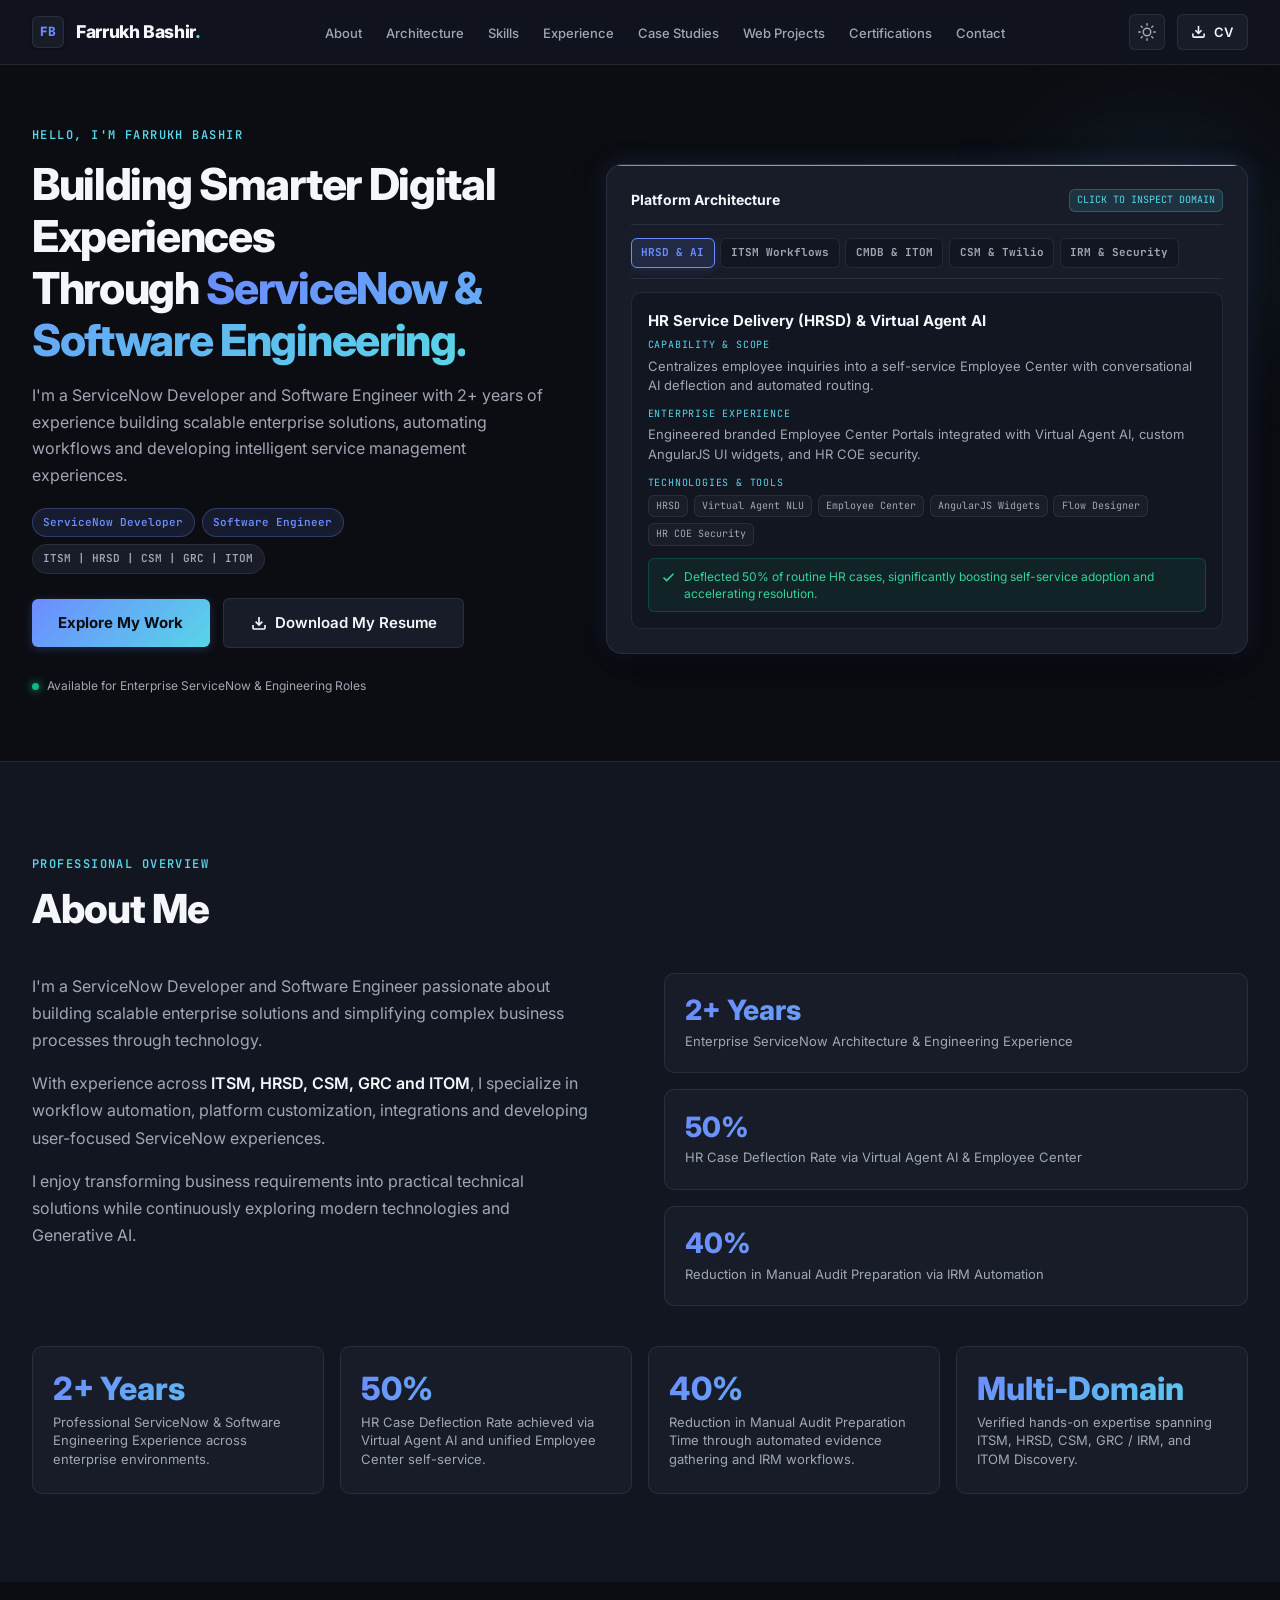
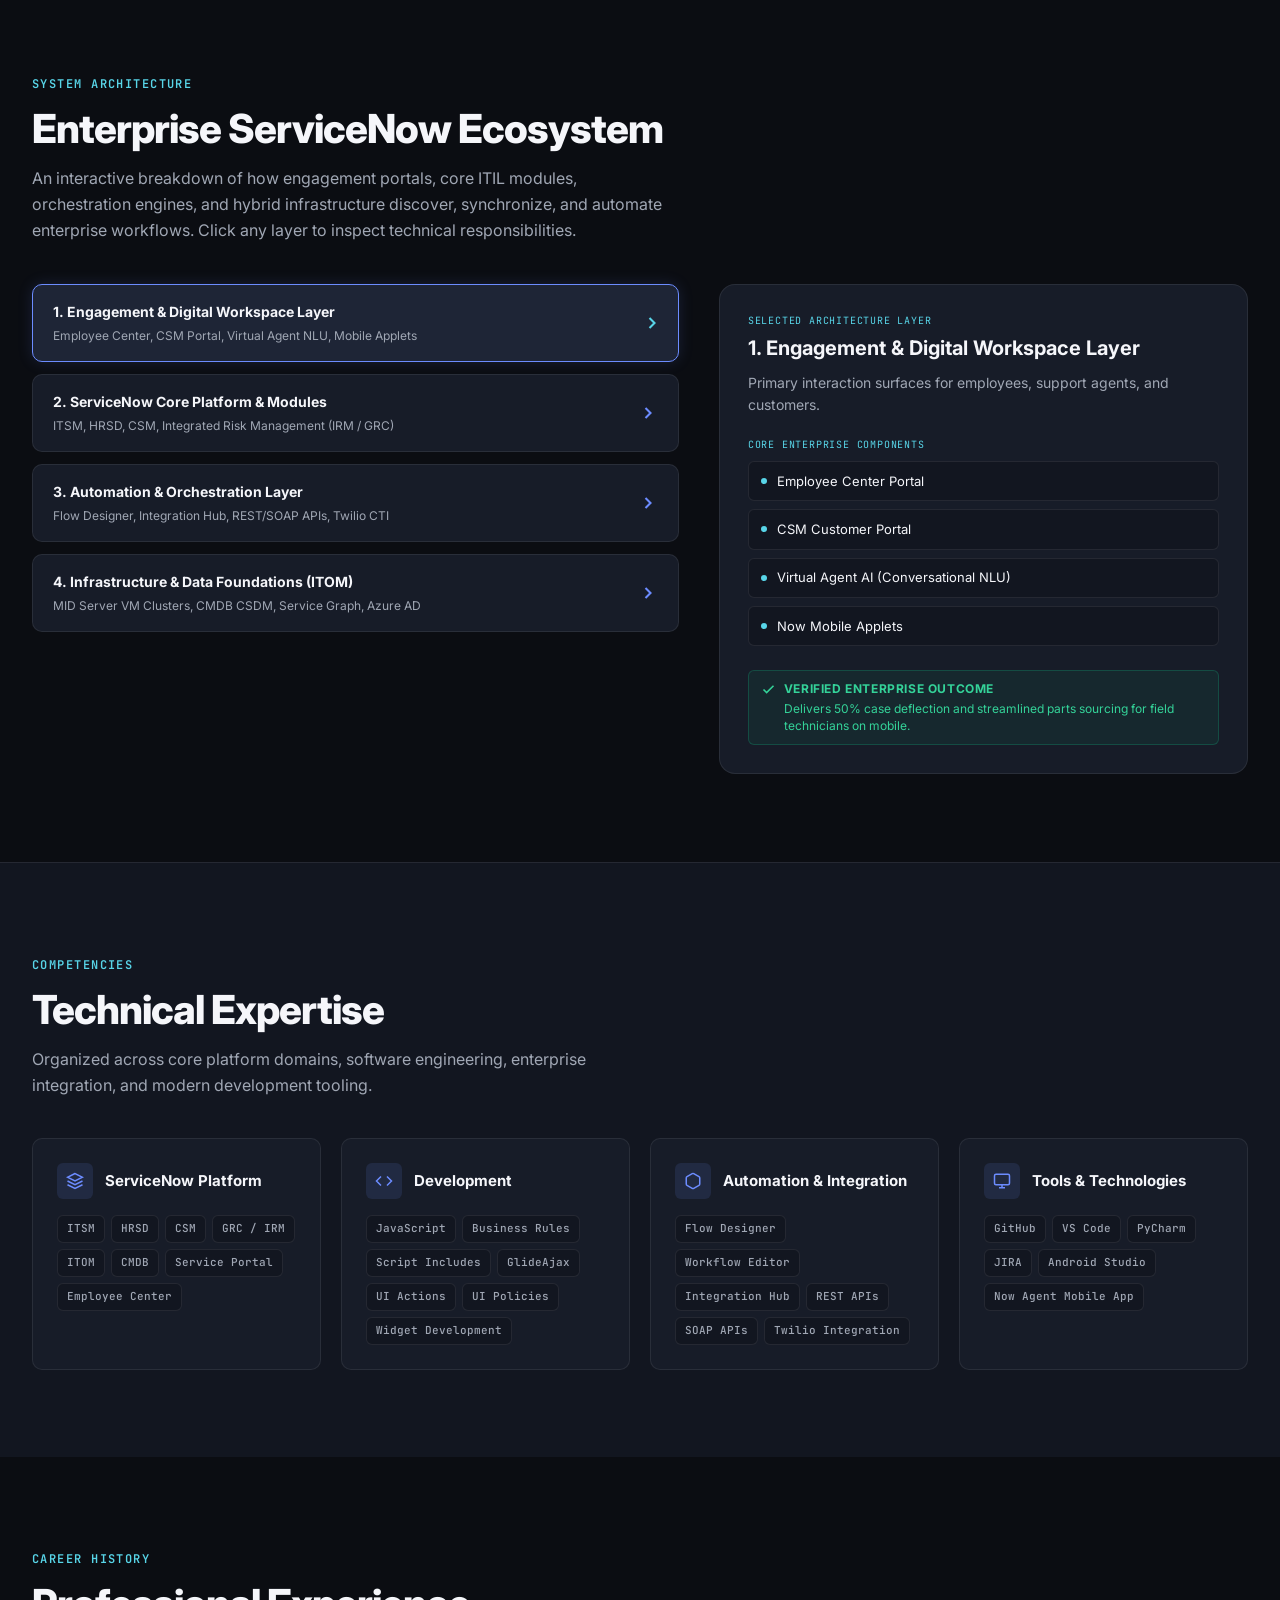
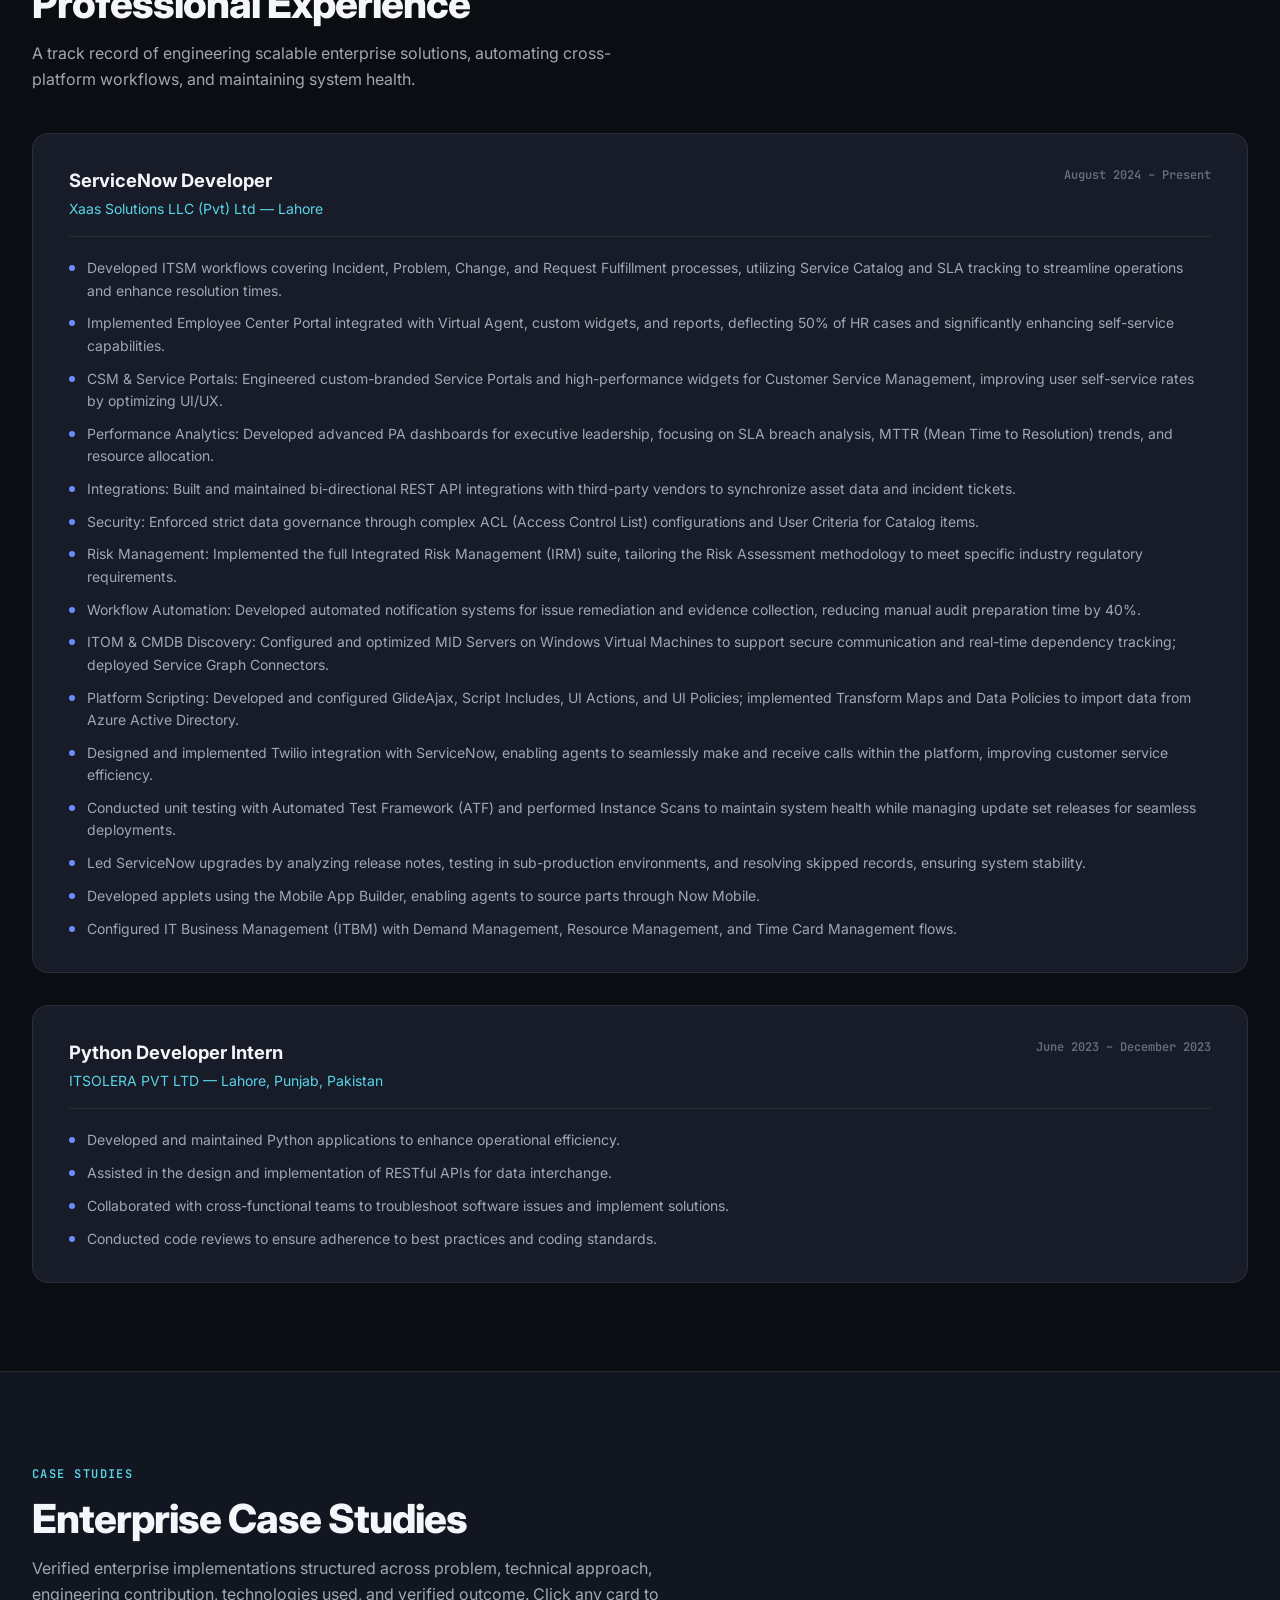
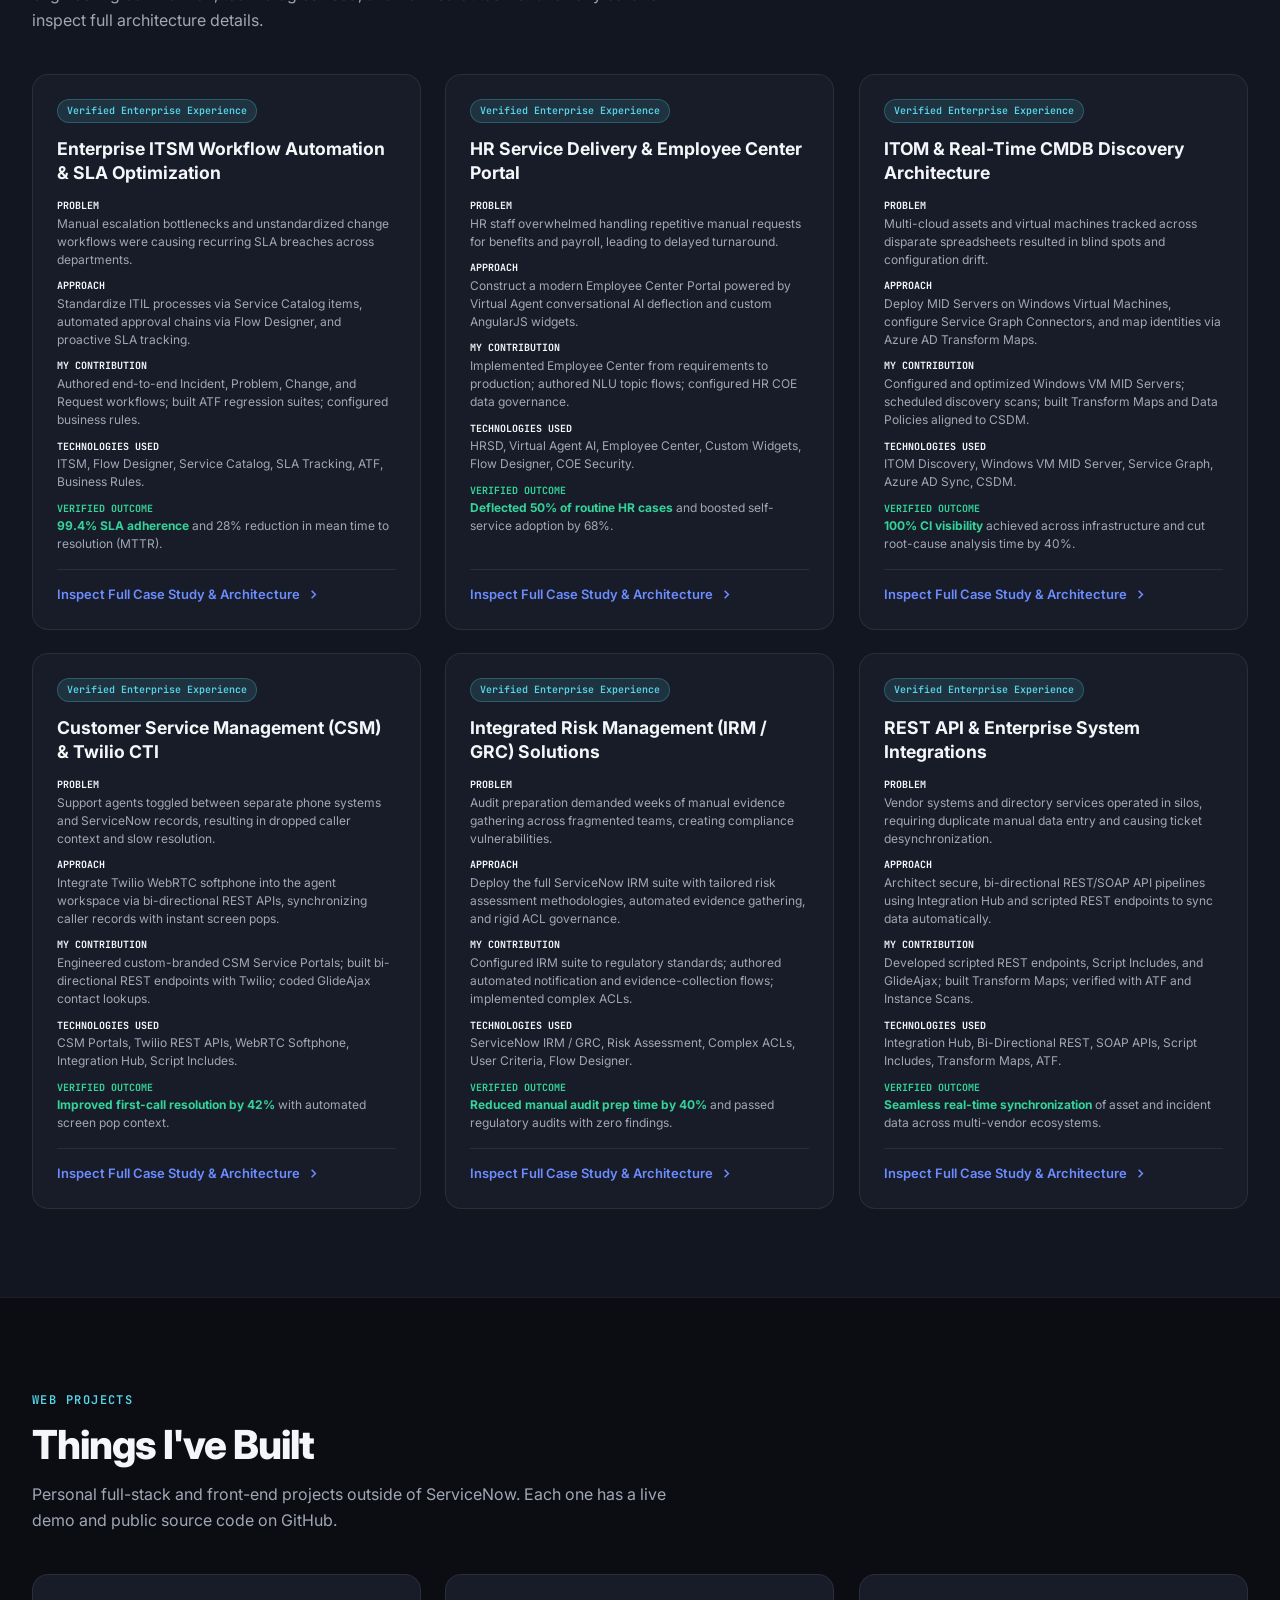
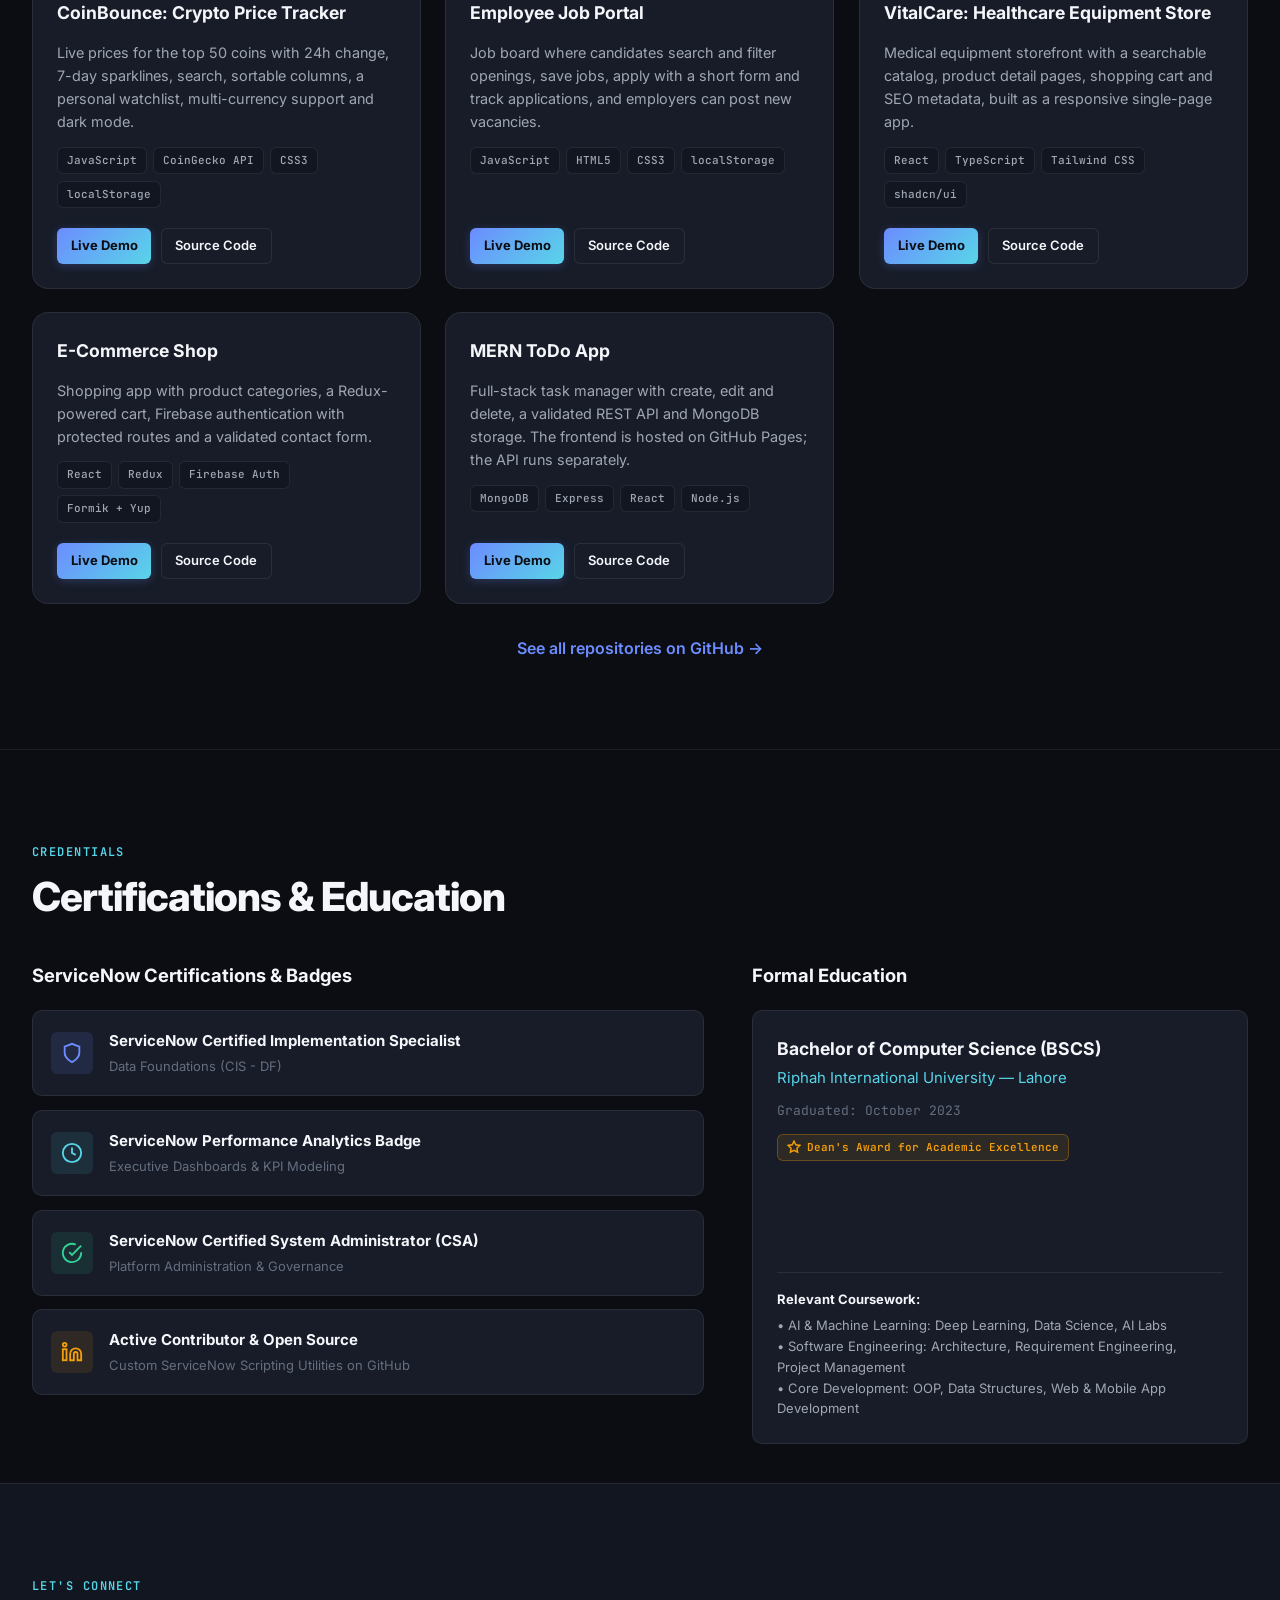
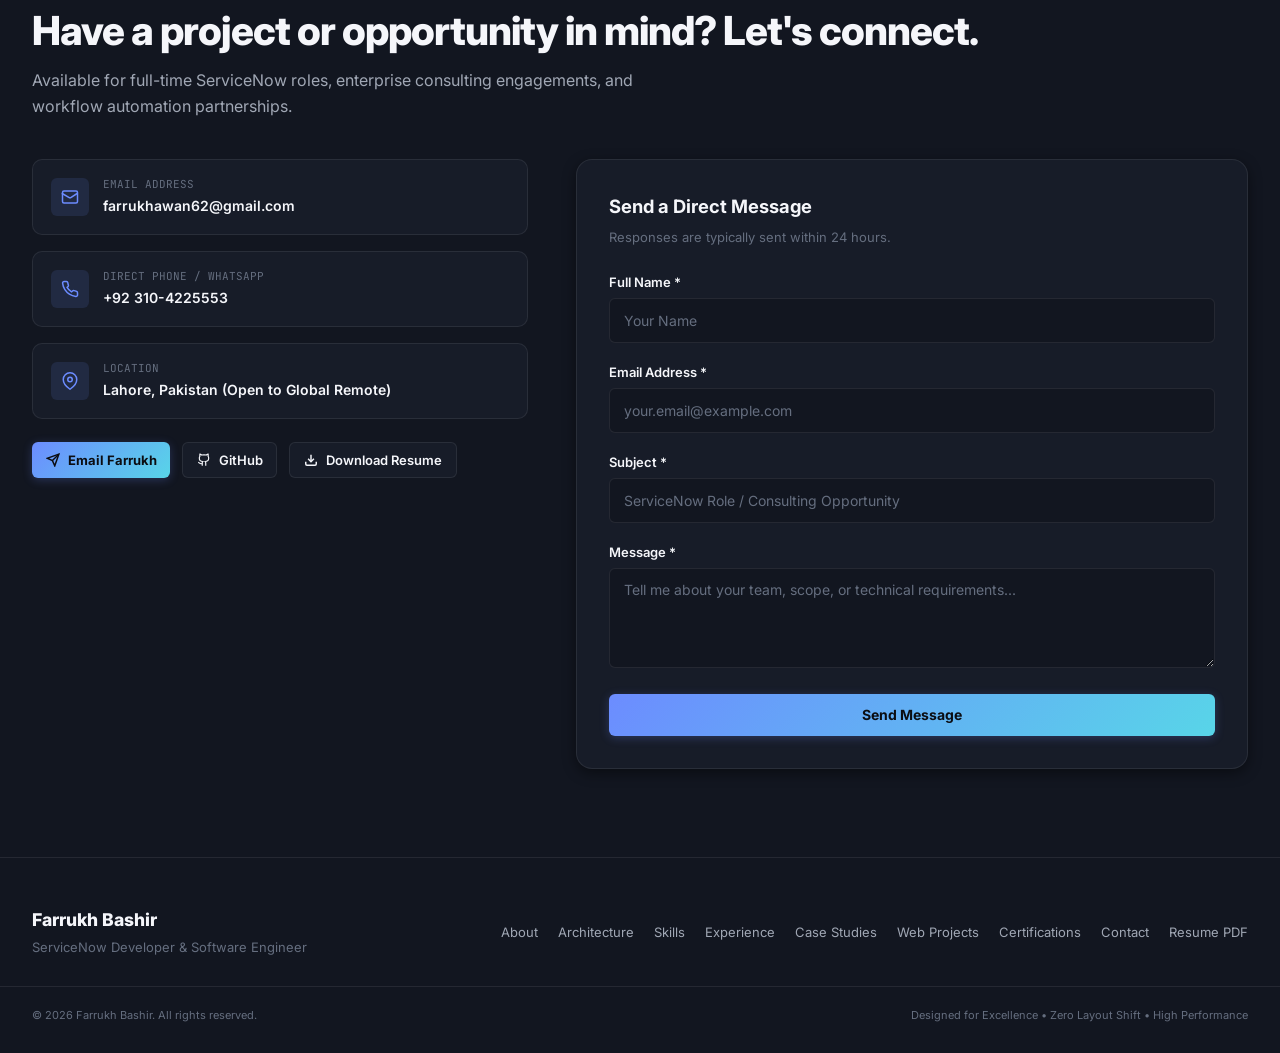
<file: about.html>
<!DOCTYPE html>
<html lang="en">
<head>
  <meta charset="UTF-8">
  <meta http-equiv="refresh" content="0; url=index.html#about">
  <link rel="canonical" href="index.html#about">
  <title>Farrukh Bashir | About Me</title>
  <script>window.location.replace("index.html#about");</script>
</head>
<body>
  <p>Redirecting to <a href="index.html#about">About Farrukh Bashir</a>...</p>
</body>
</html>
</file>
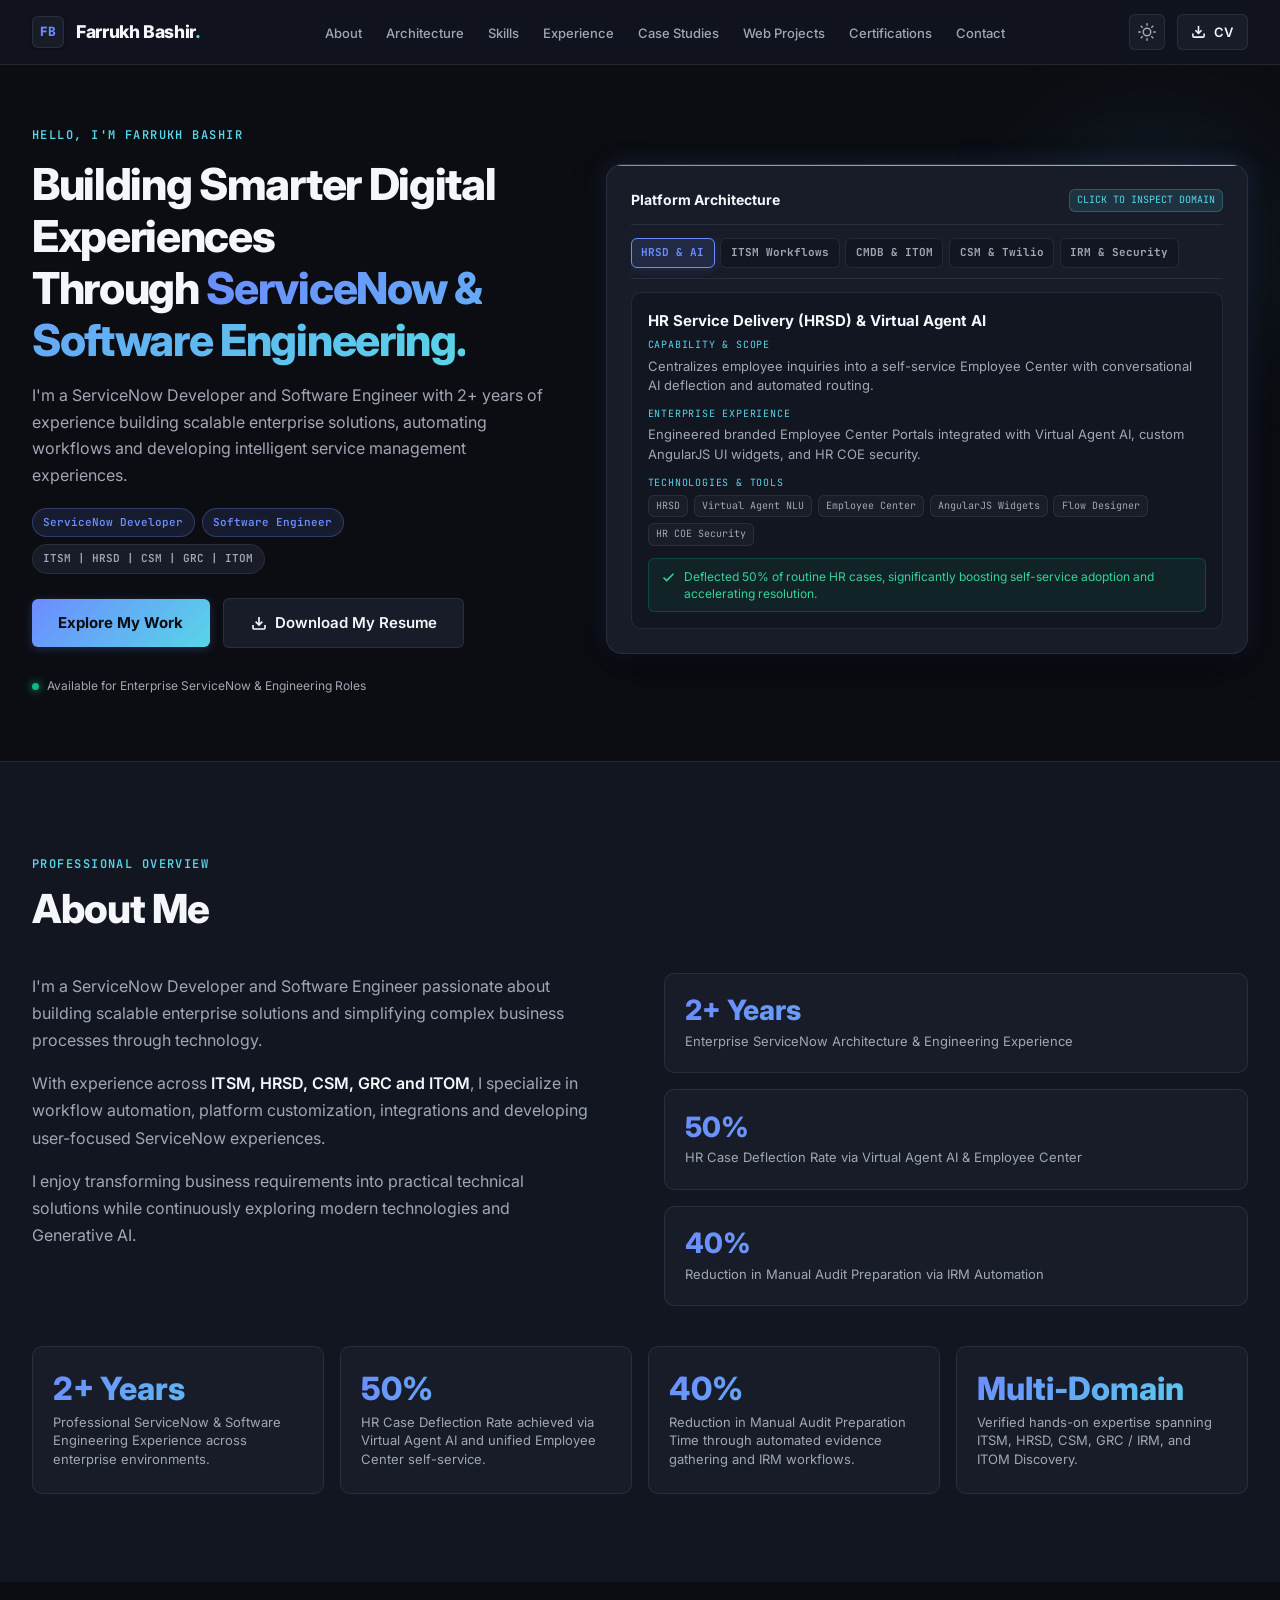
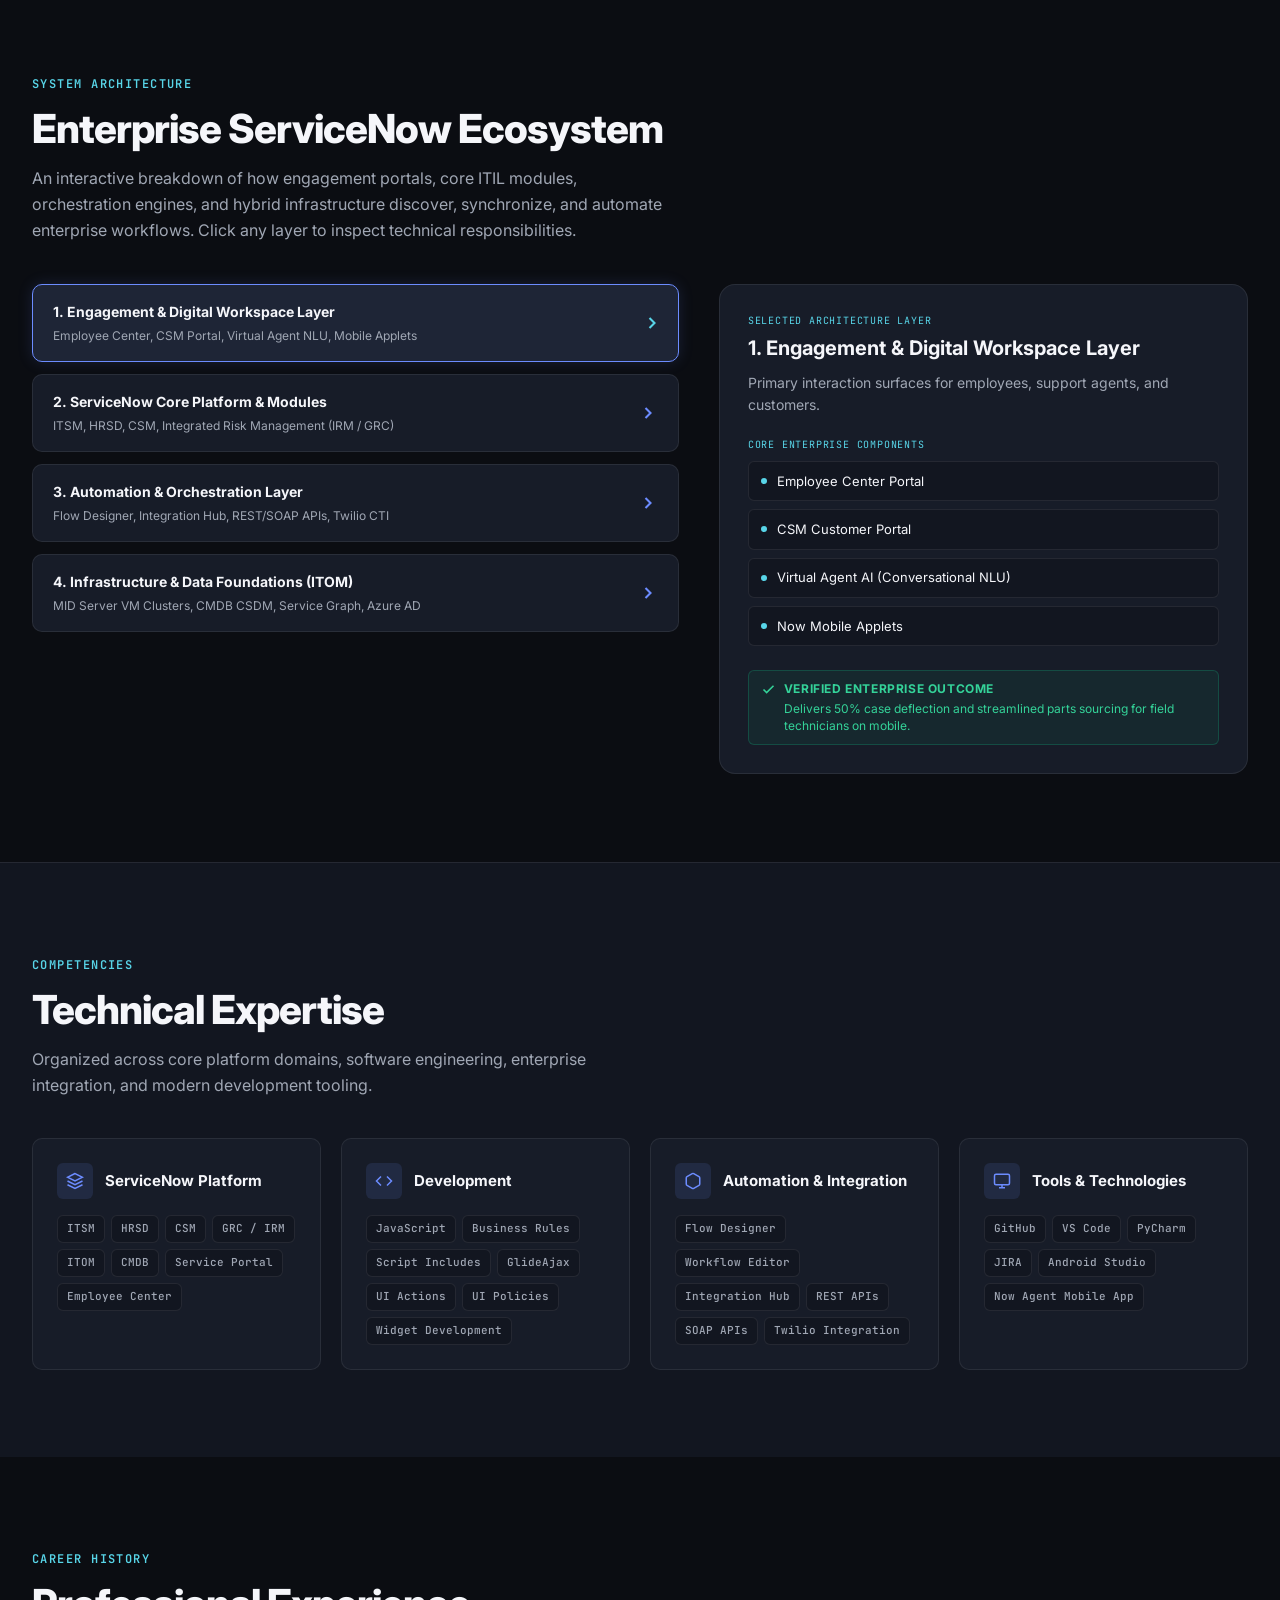
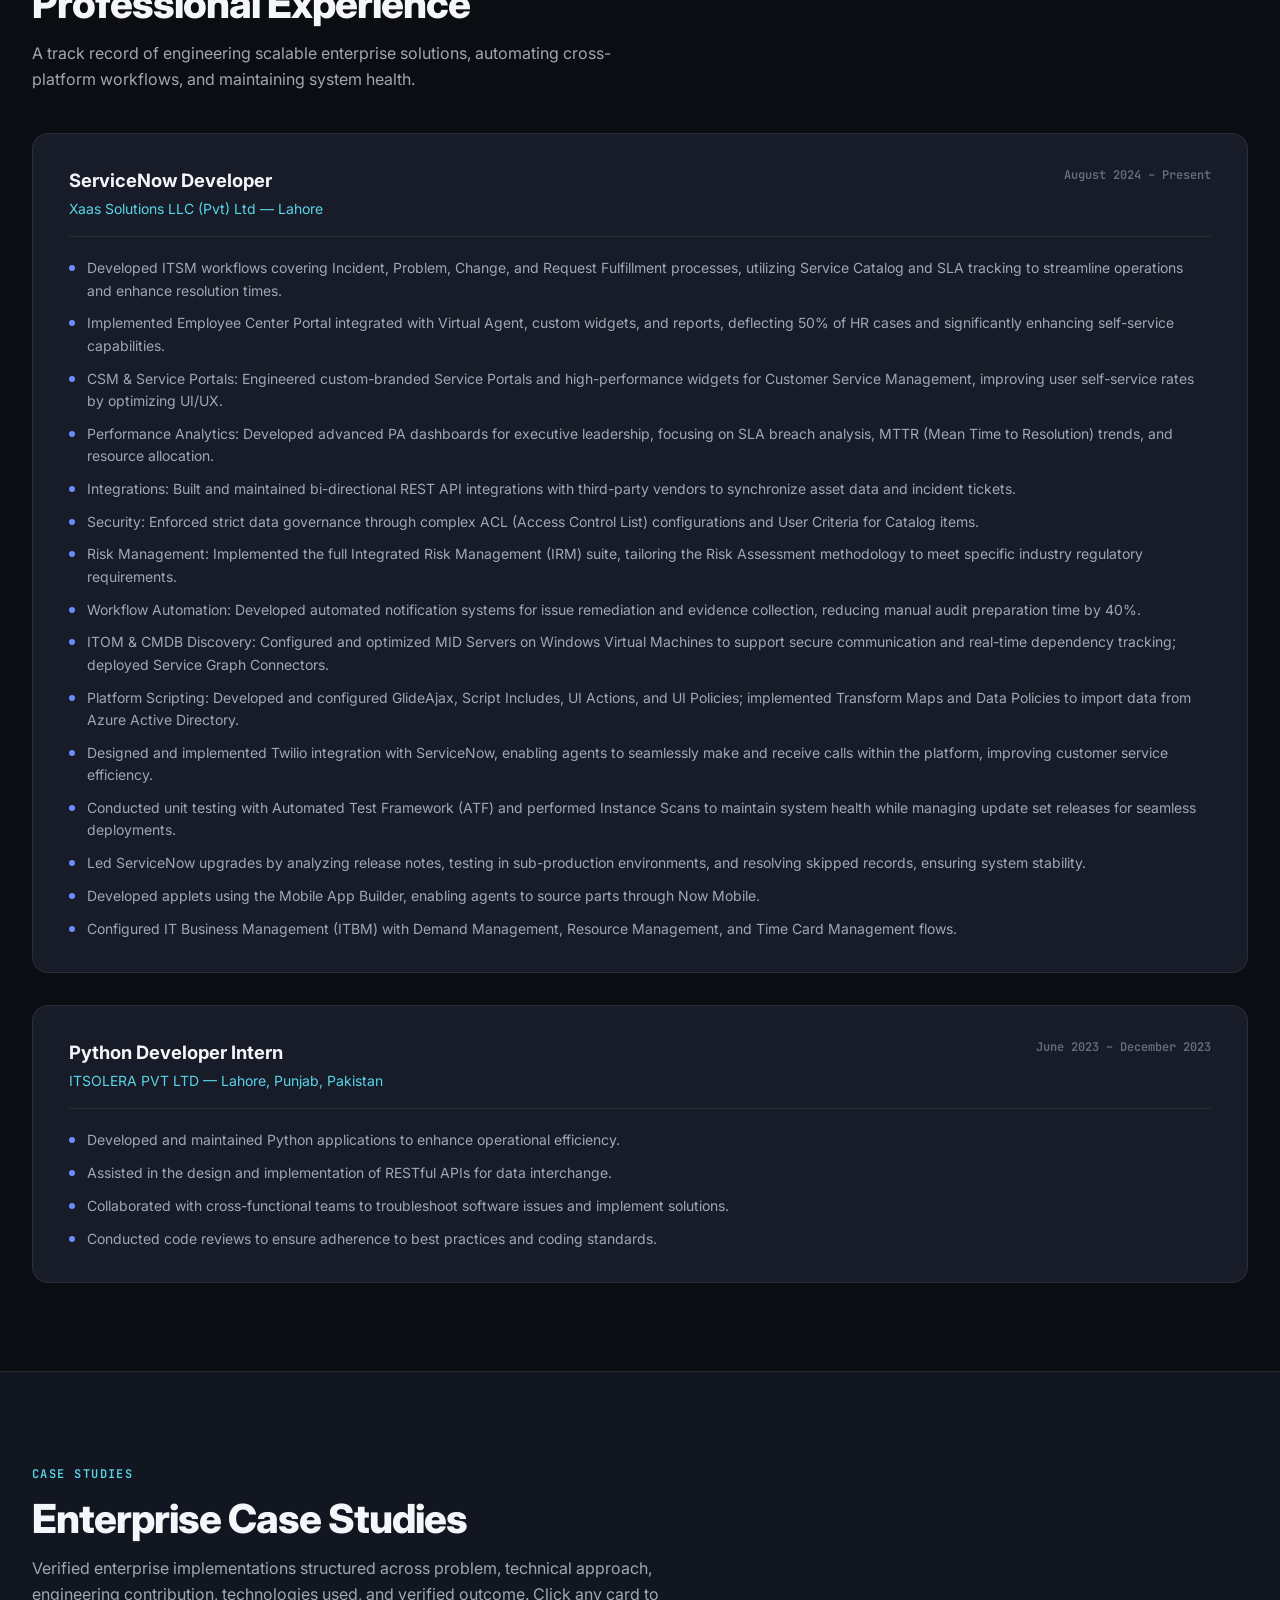
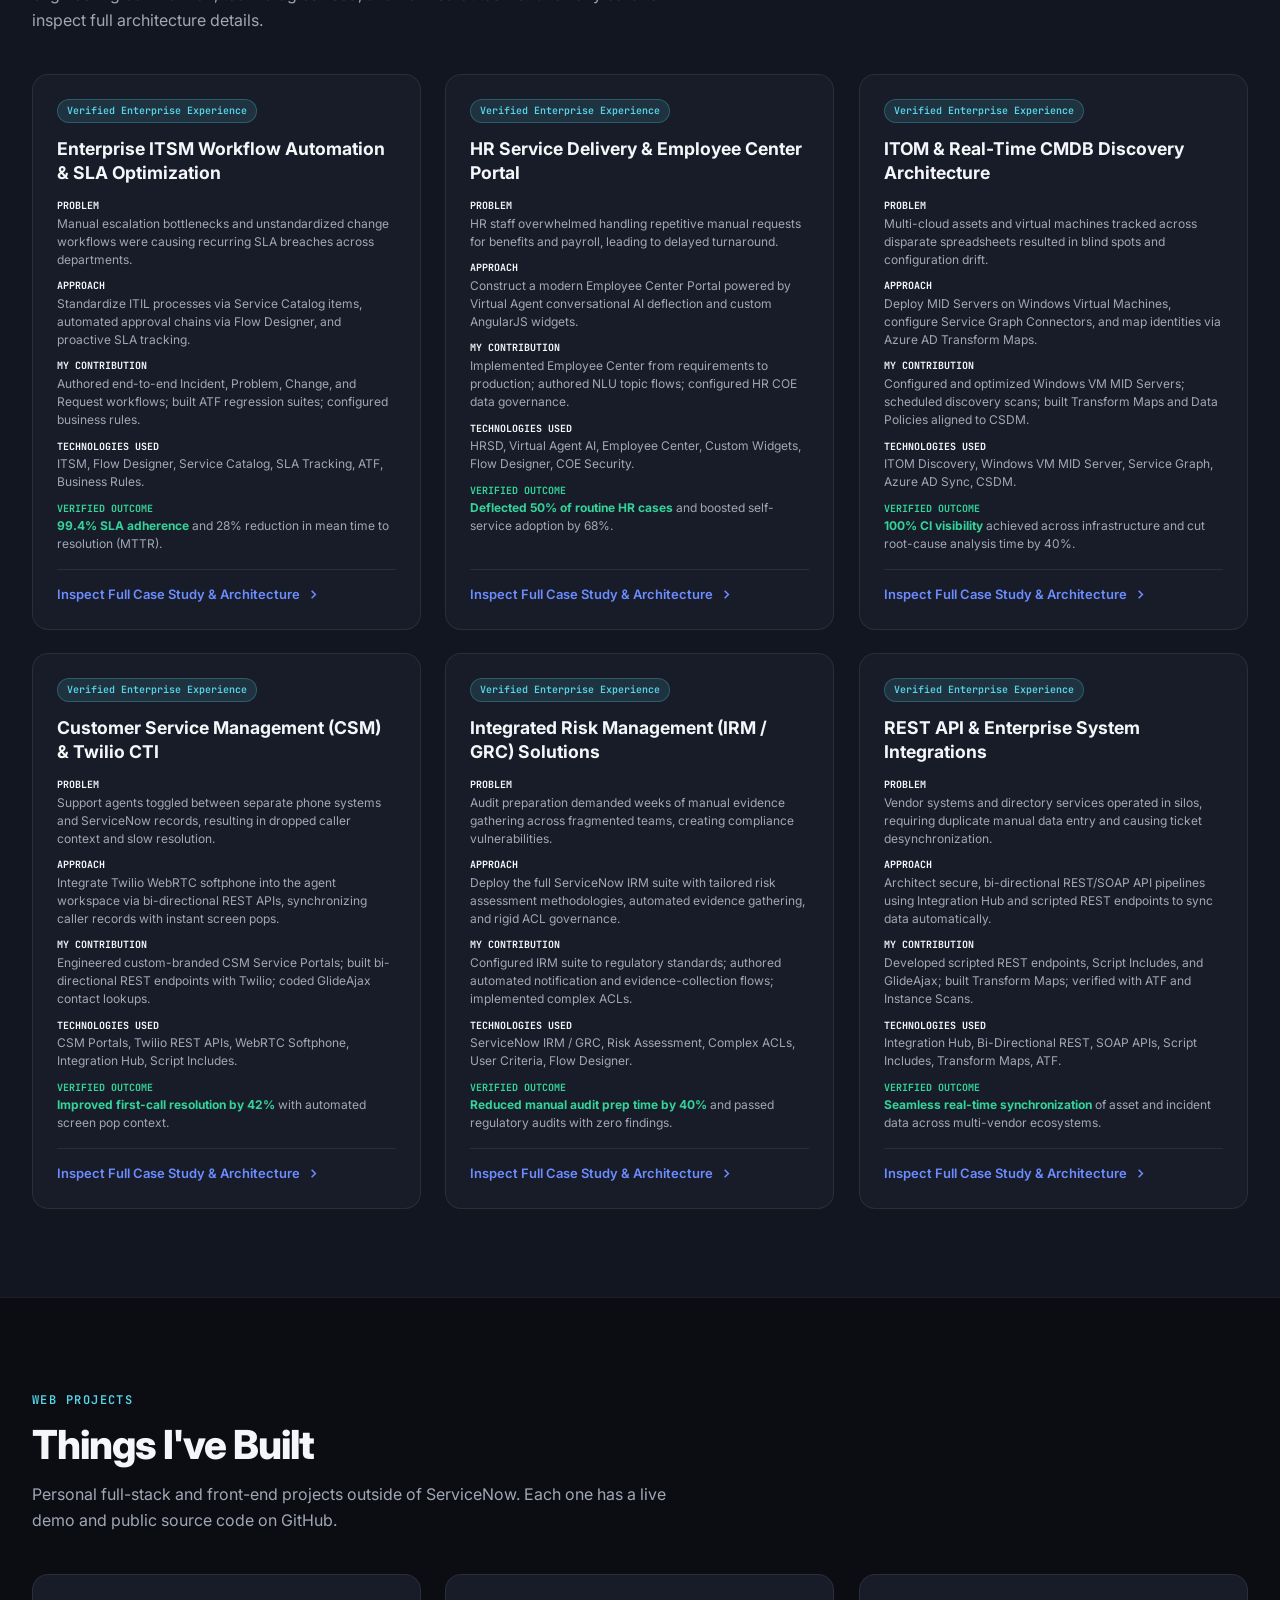
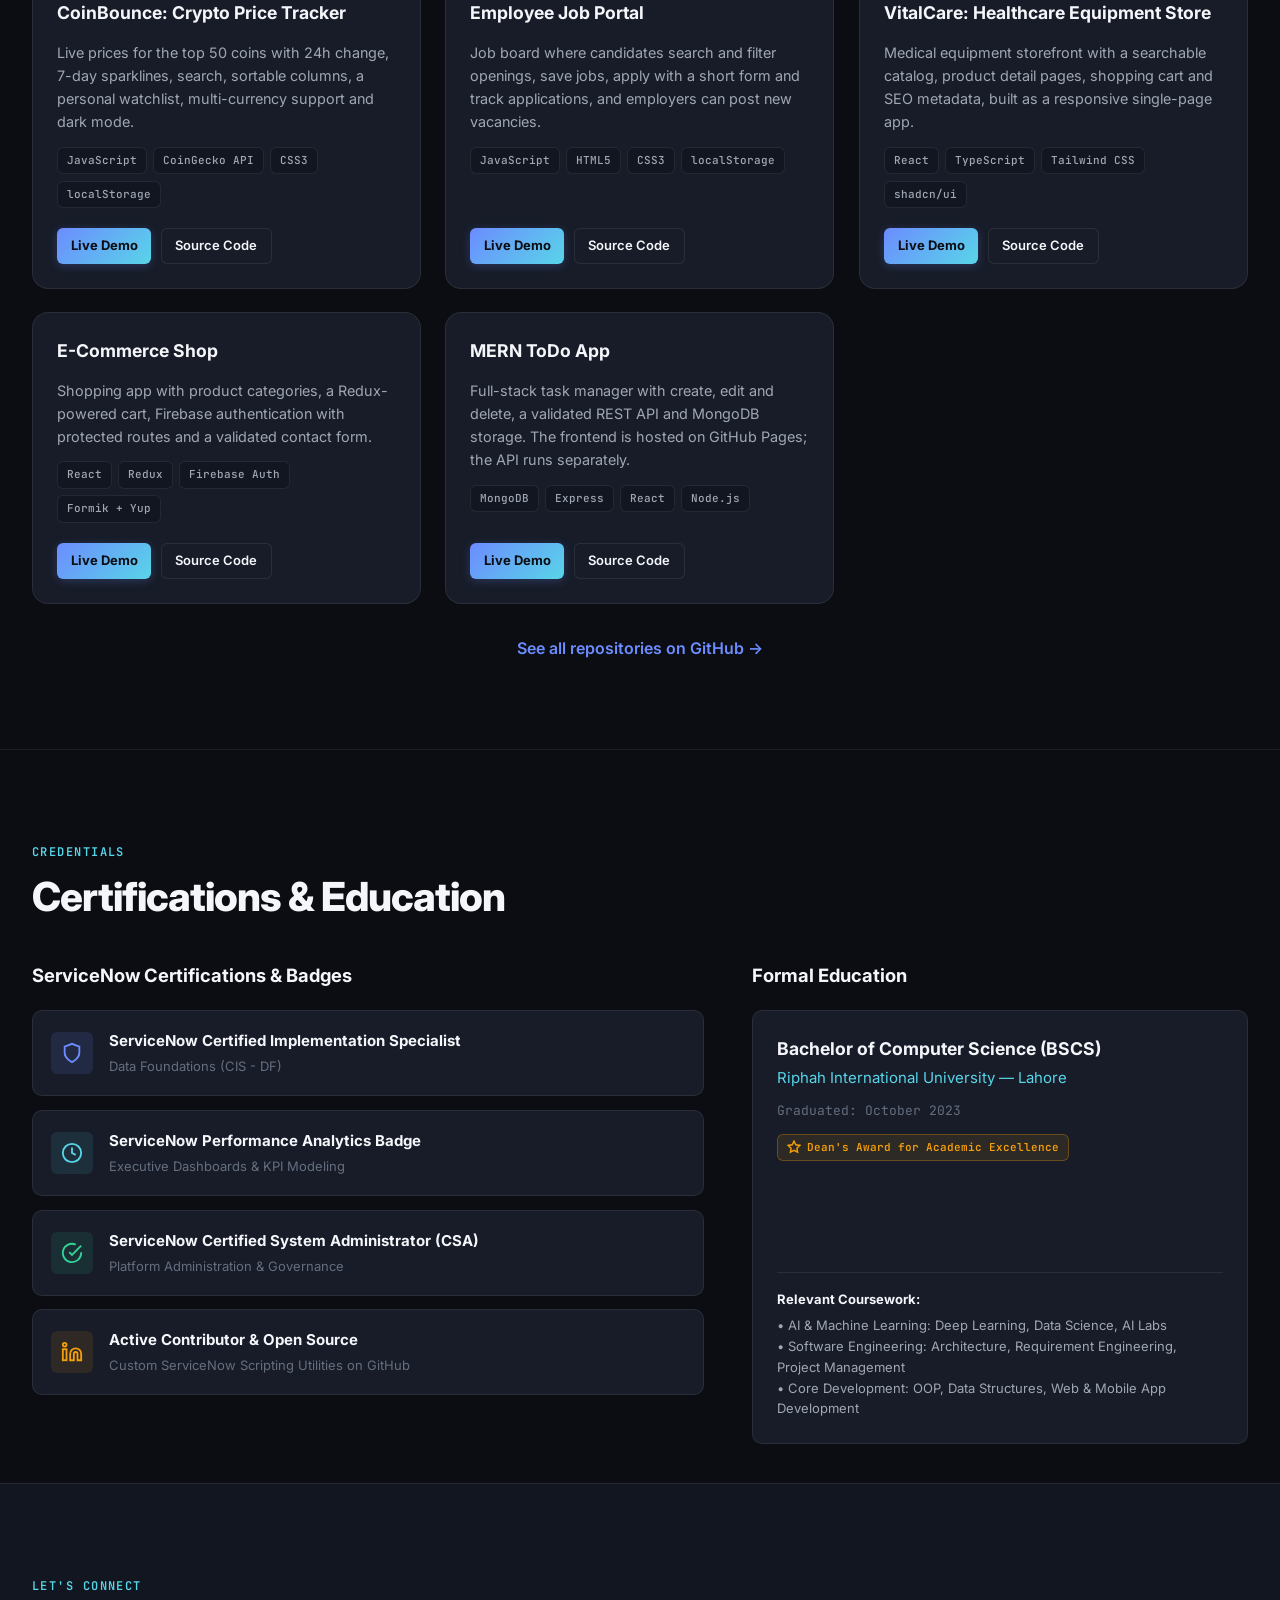
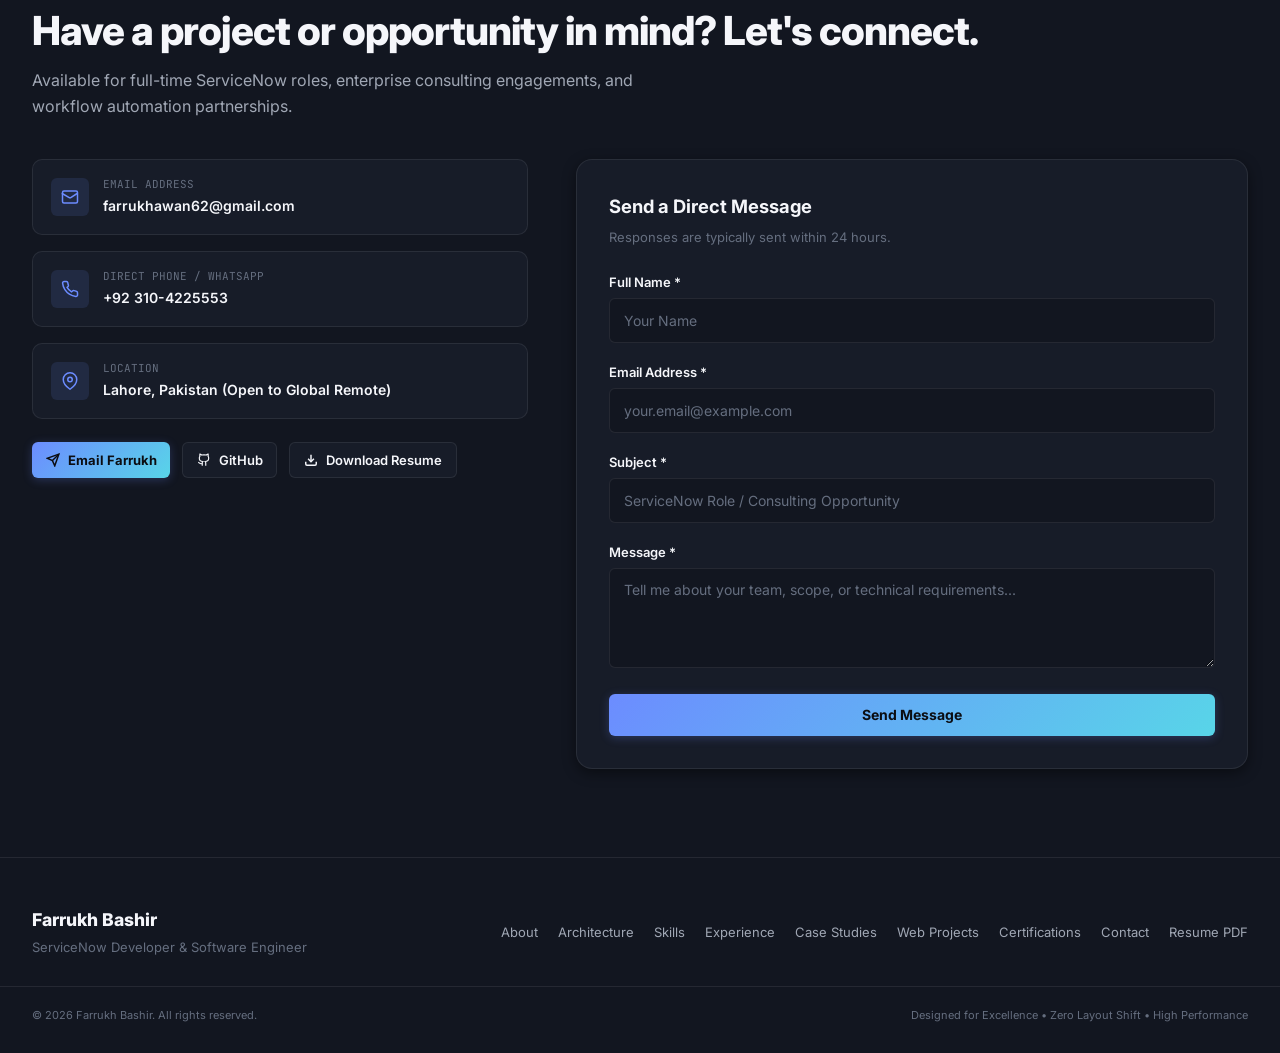
<file: contact.html>
<!DOCTYPE html>
<html lang="en">
<head>
  <meta charset="UTF-8">
  <meta http-equiv="refresh" content="0; url=index.html#contact">
  <link rel="canonical" href="index.html#contact">
  <title>Farrukh Bashir | Contact</title>
  <script>window.location.replace("index.html#contact");</script>
</head>
<body>
  <p>Redirecting to <a href="index.html#contact">Contact Farrukh Bashir</a>...</p>
</body>
</html>
</file>
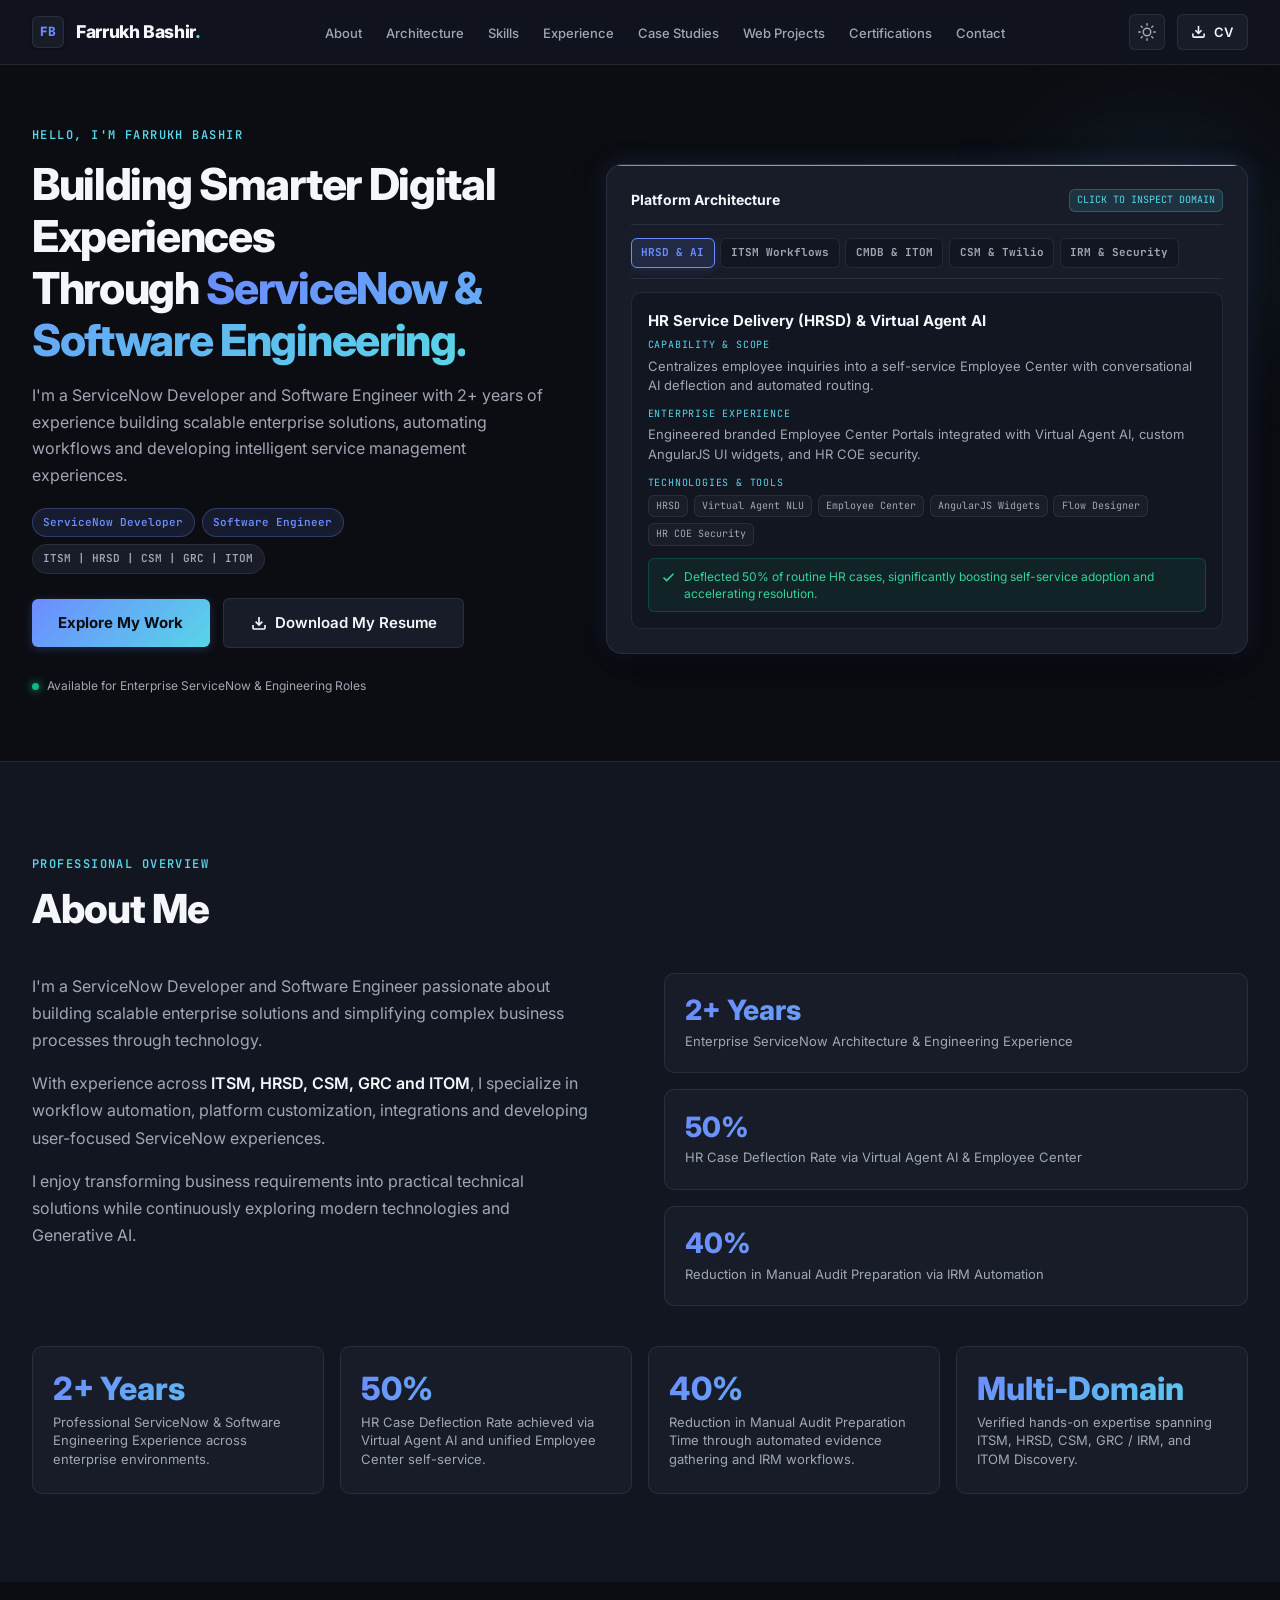
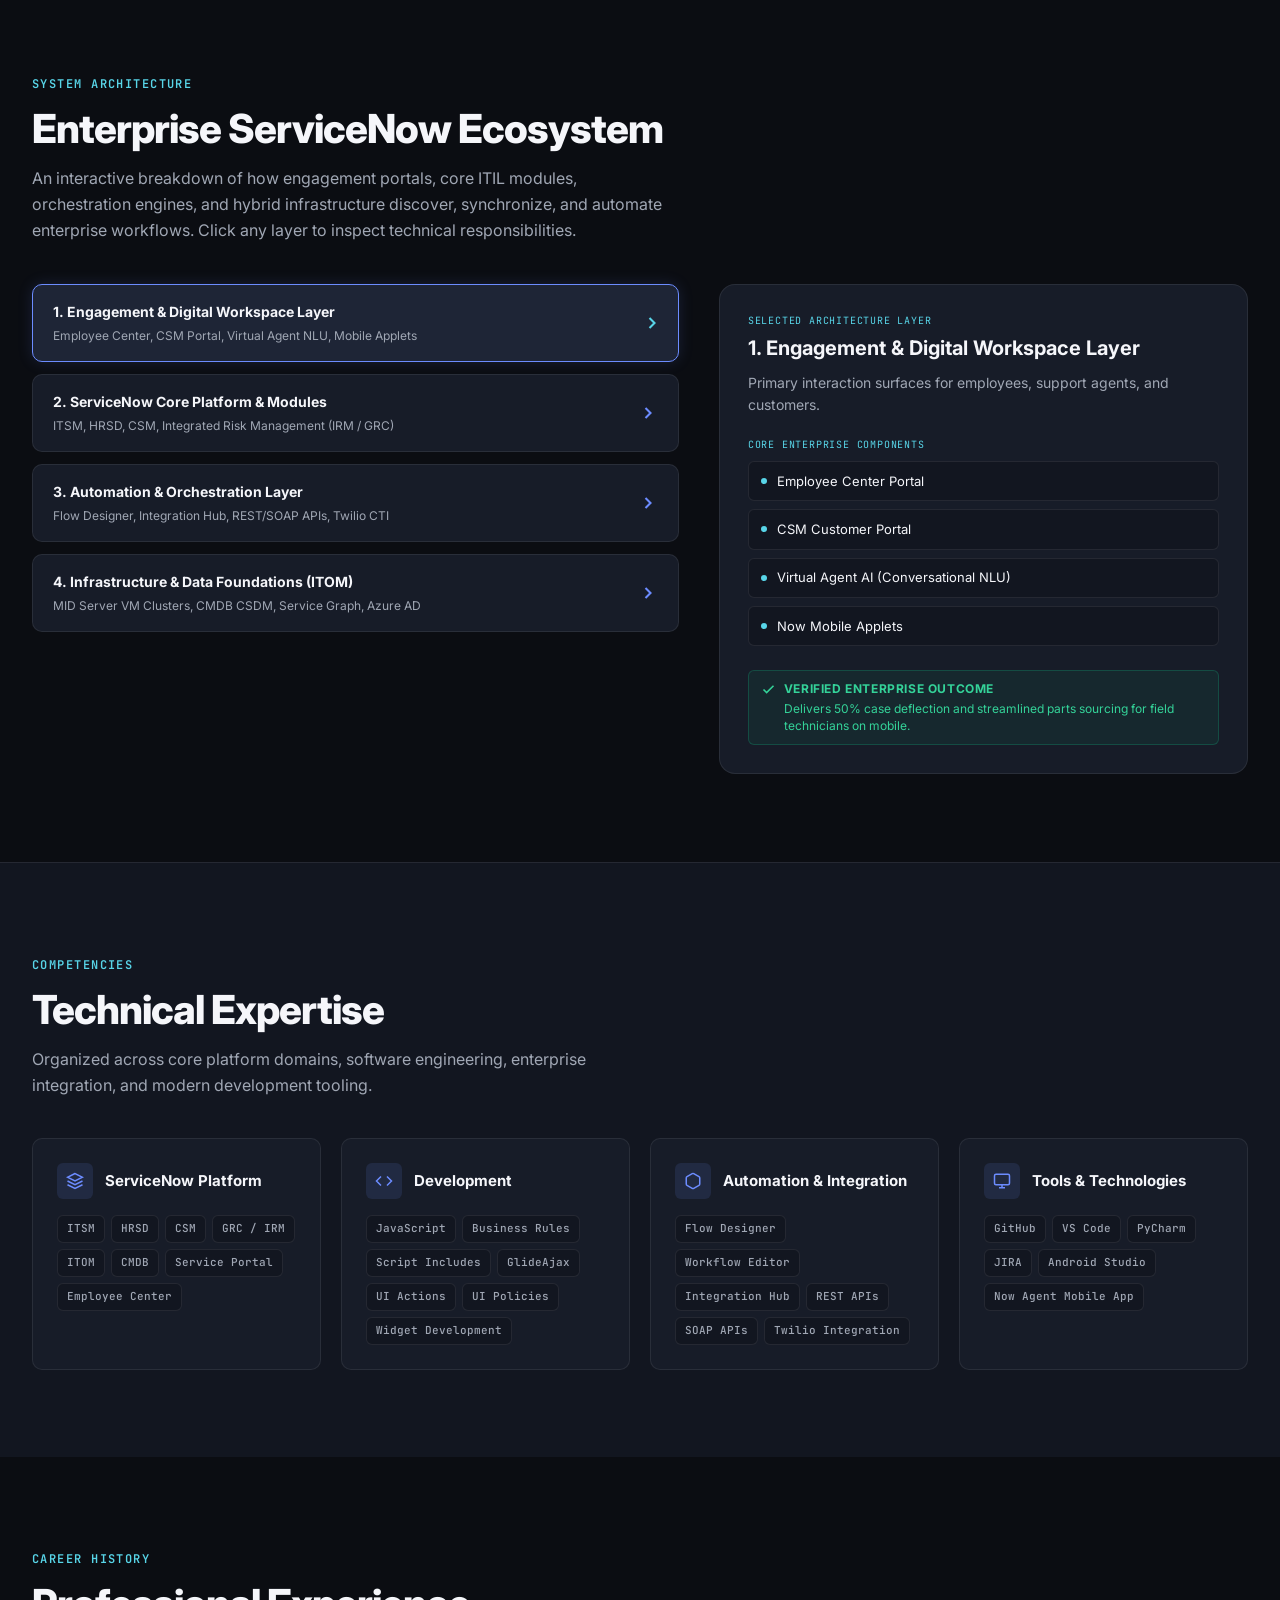
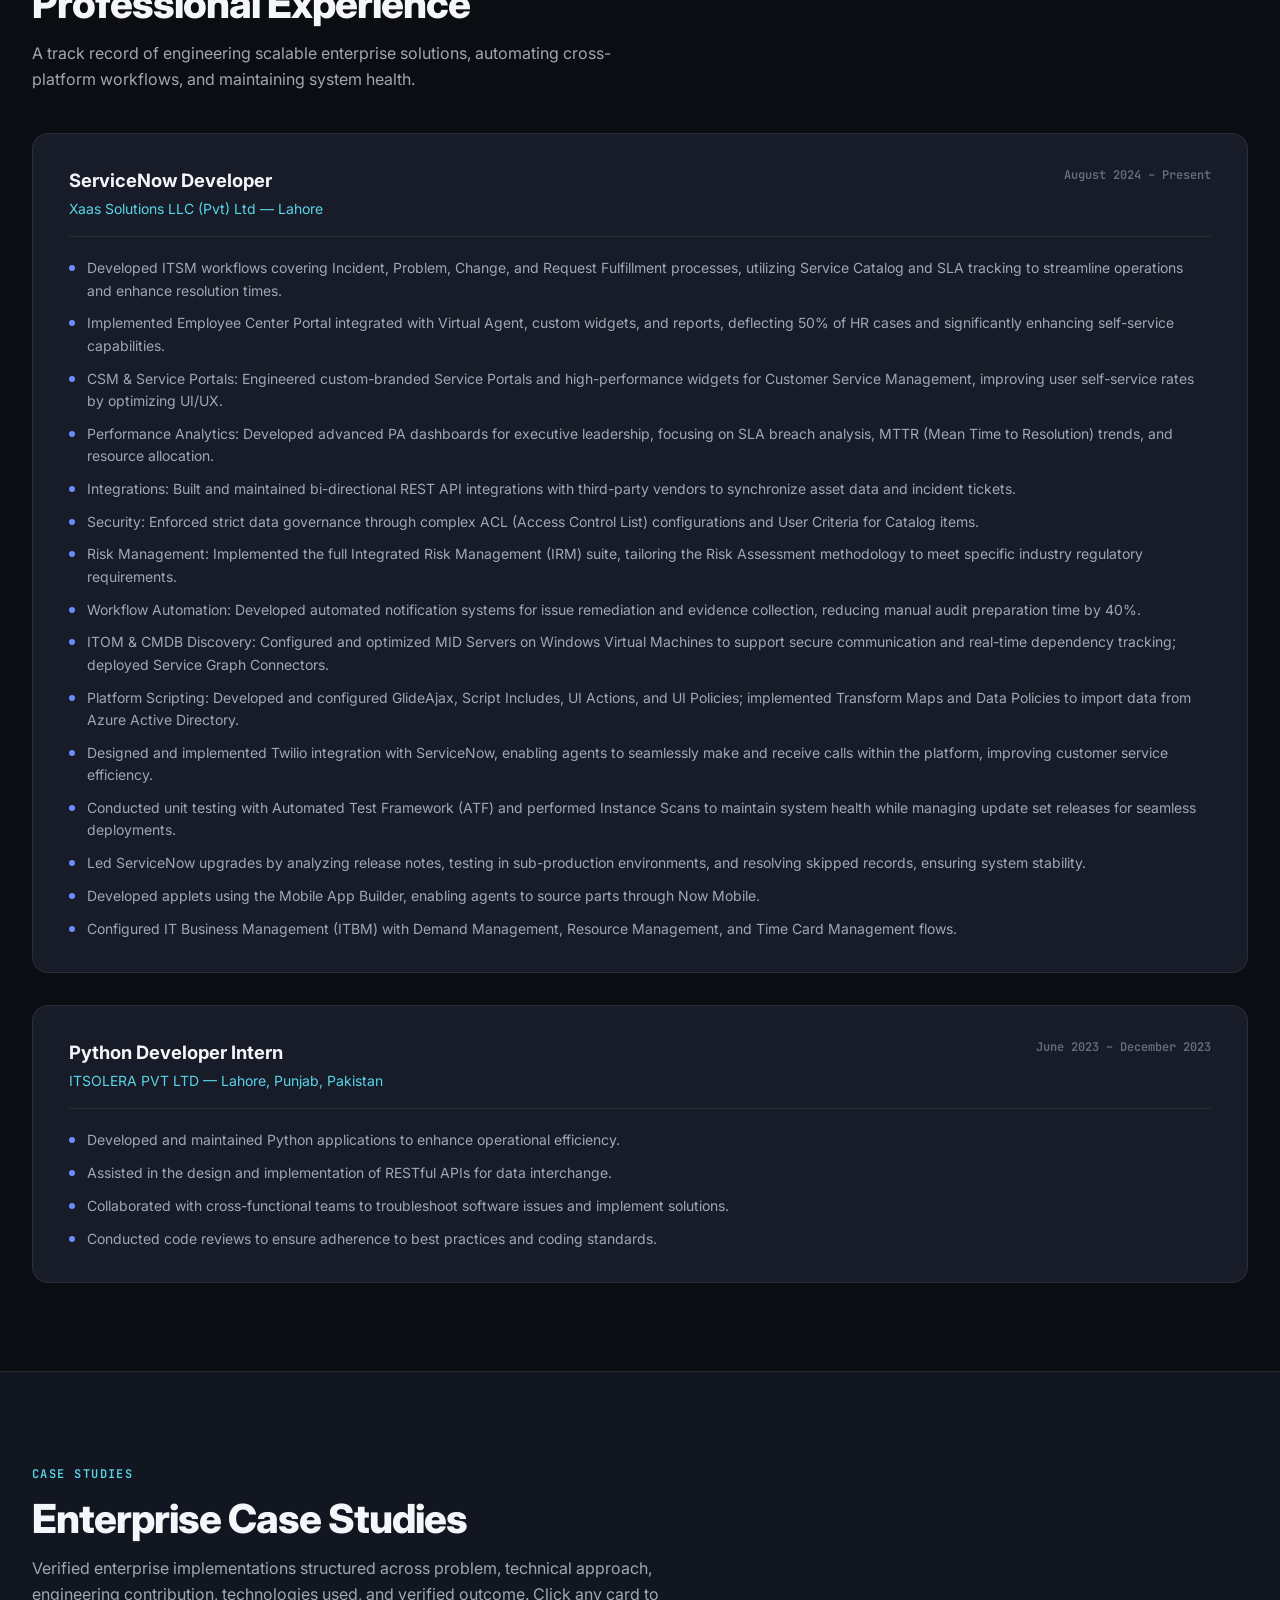
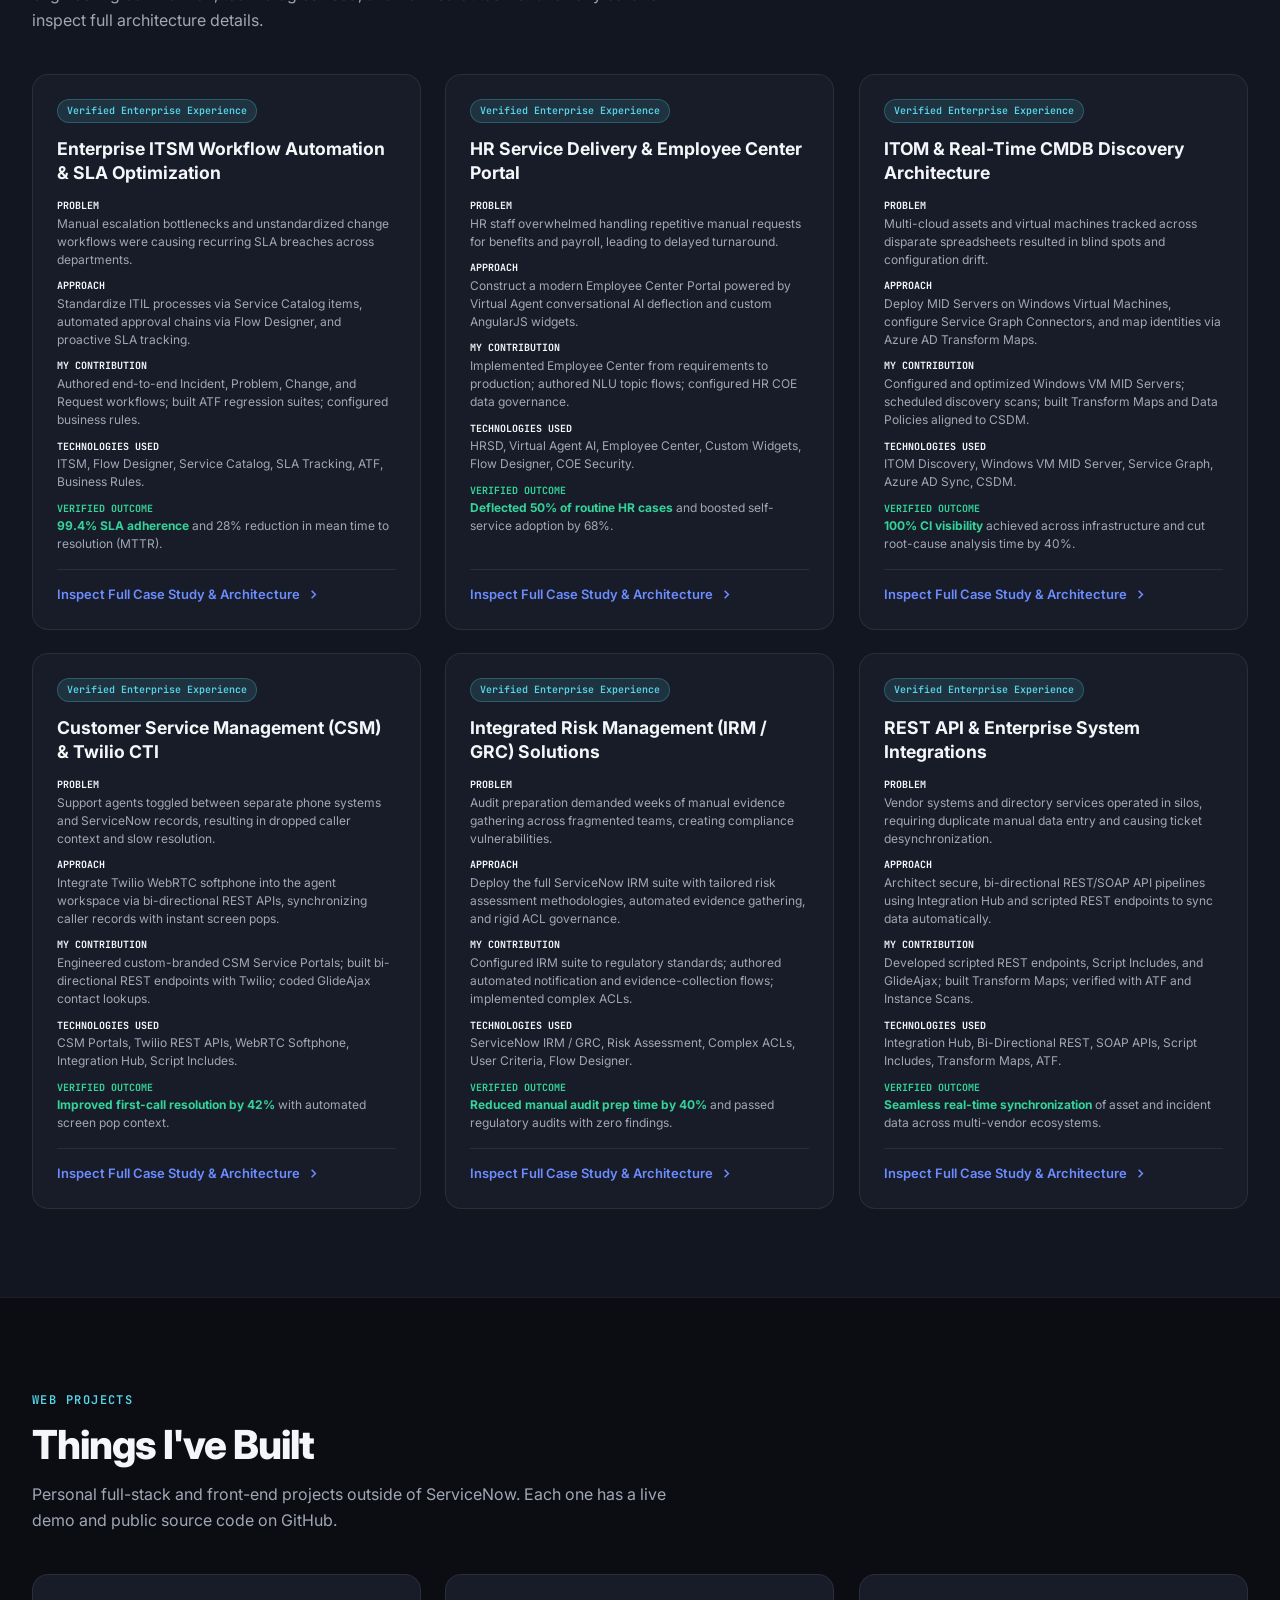
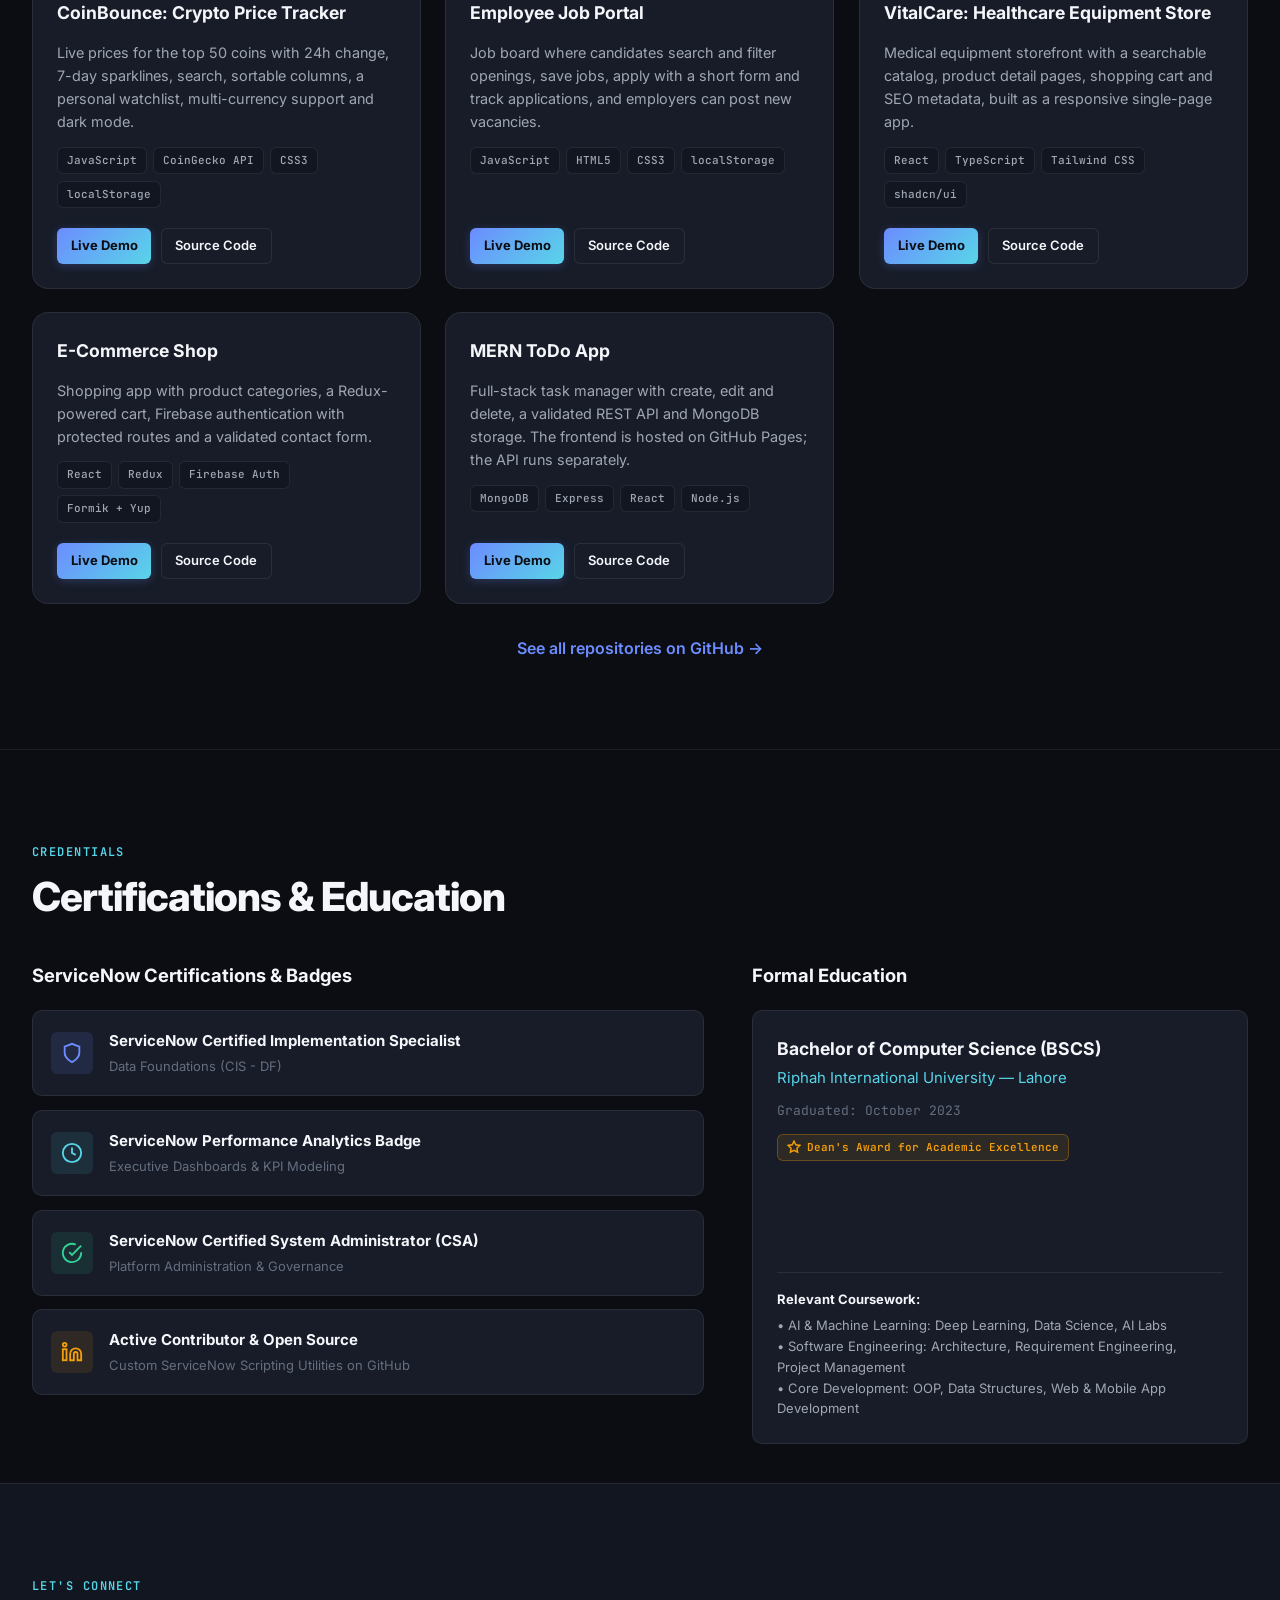
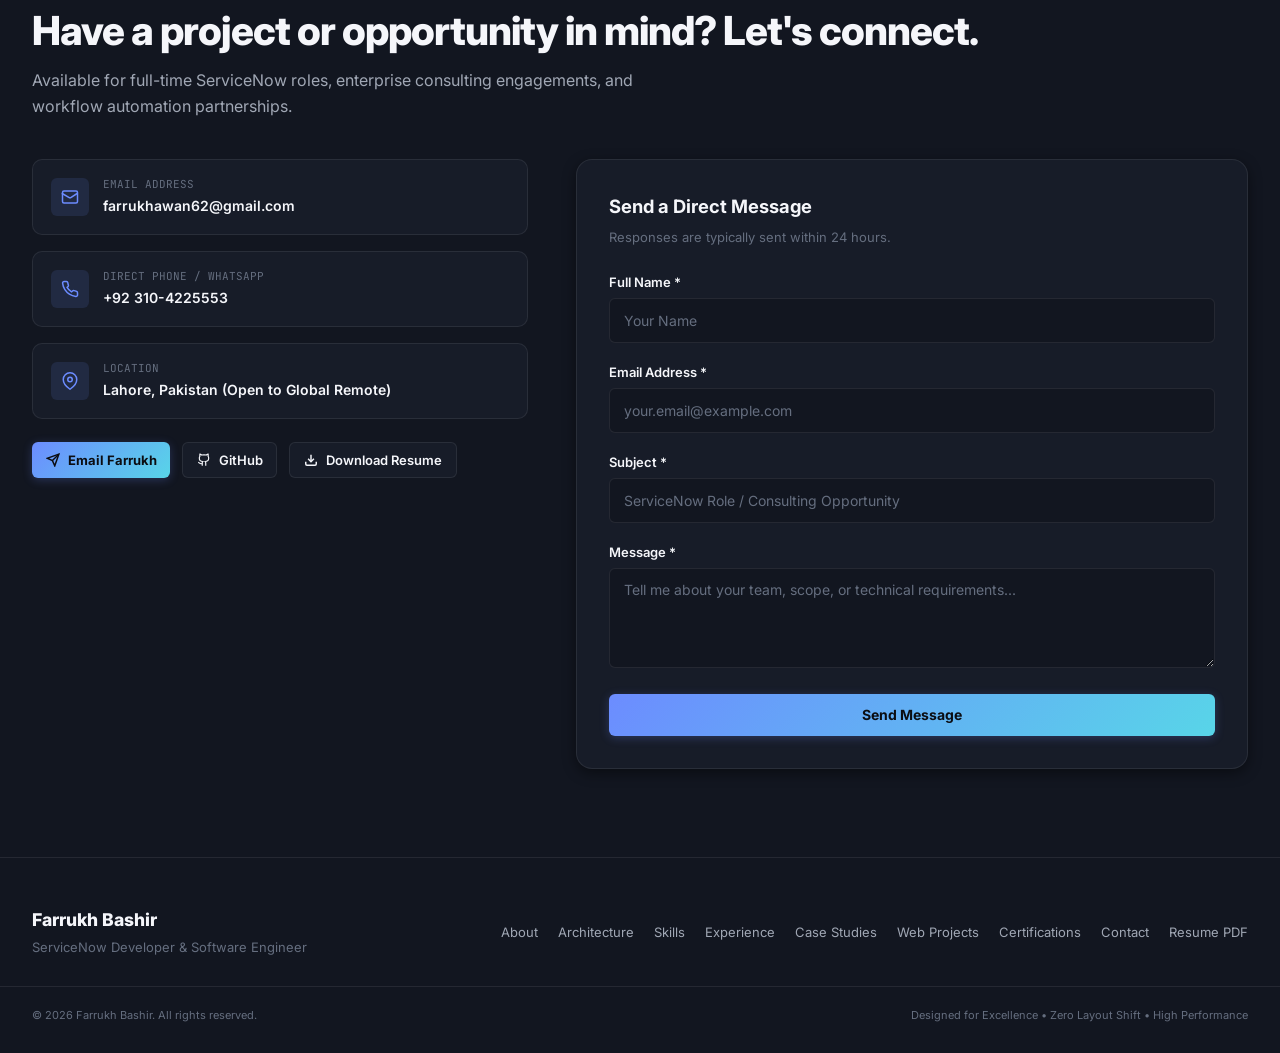
<file: services.html>
<!DOCTYPE html>
<html lang="en">
<head>
  <meta charset="UTF-8">
  <meta http-equiv="refresh" content="0; url=index.html#skills">
  <link rel="canonical" href="index.html#skills">
  <title>Farrukh Bashir | Technical Skills & Services</title>
  <script>window.location.replace("index.html#skills");</script>
</head>
<body>
  <p>Redirecting to <a href="index.html#skills">Technical Skills</a>...</p>
</body>
</html>
</file>
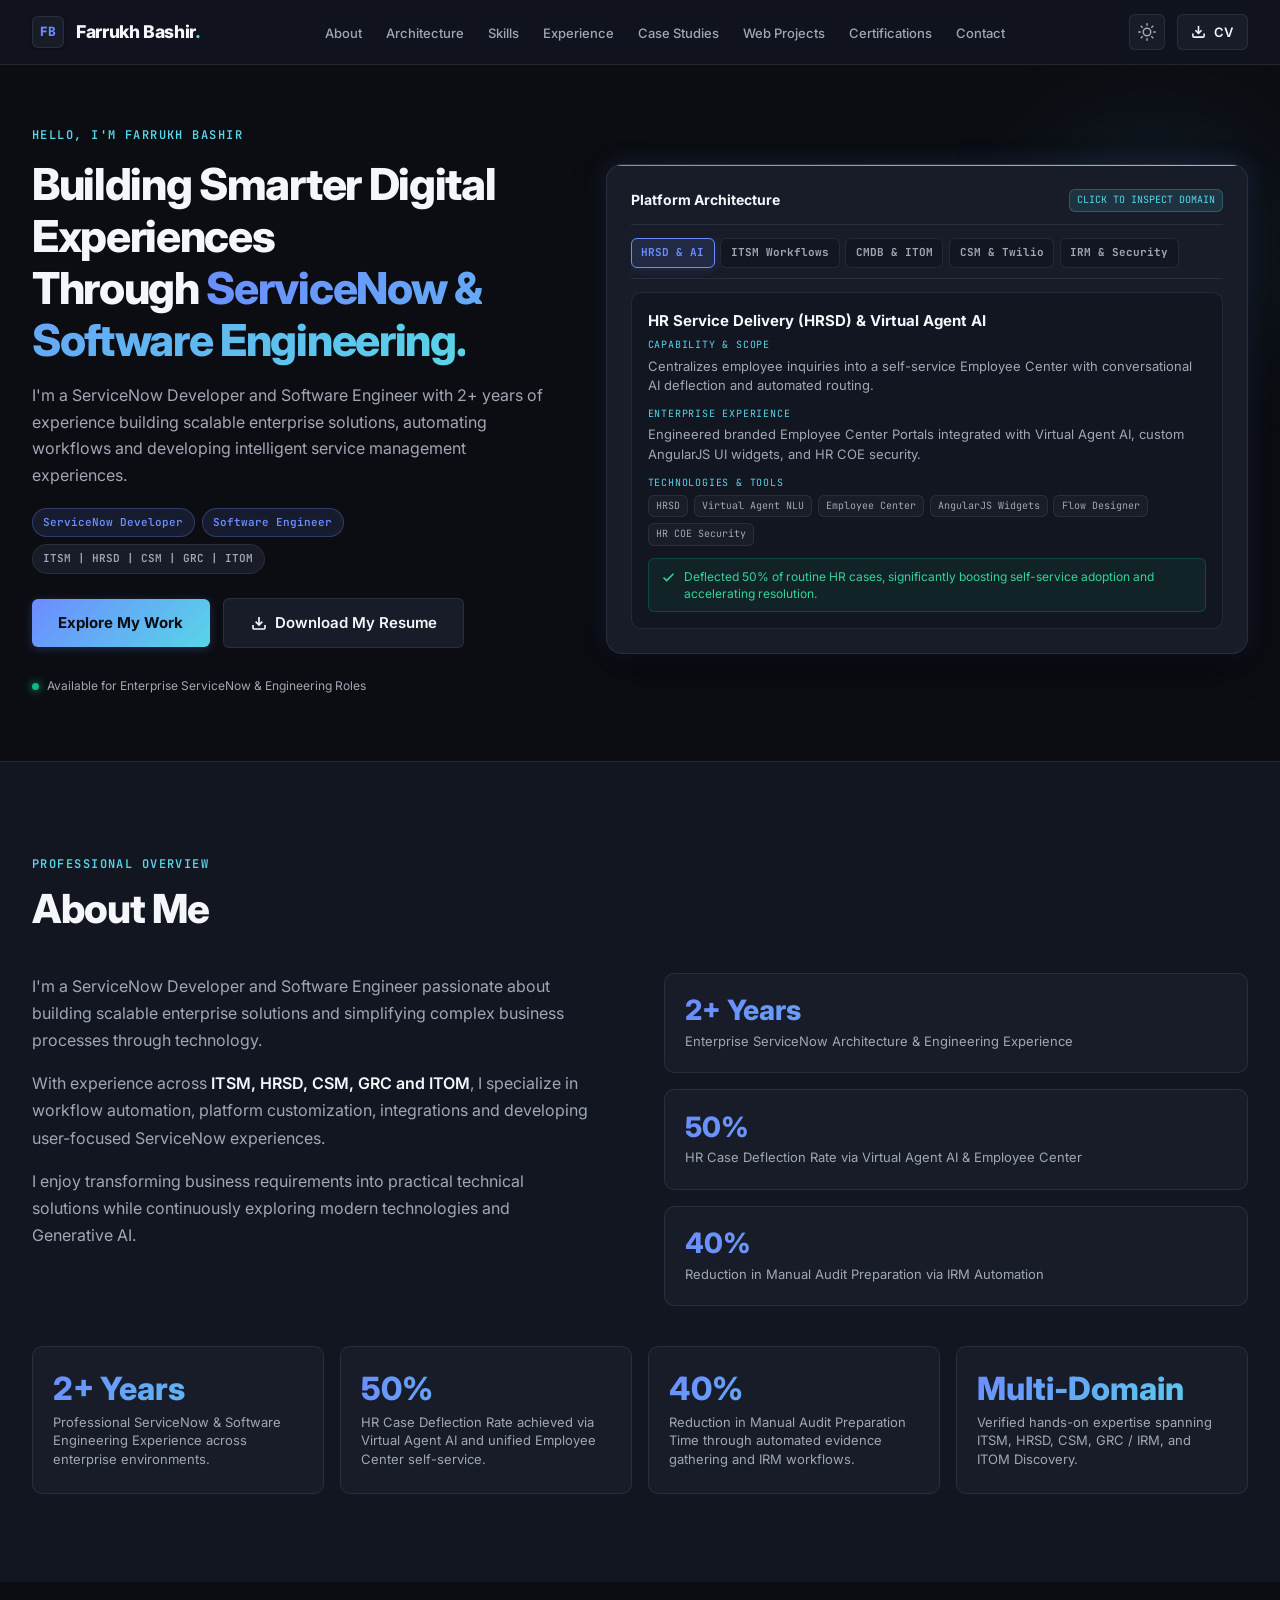
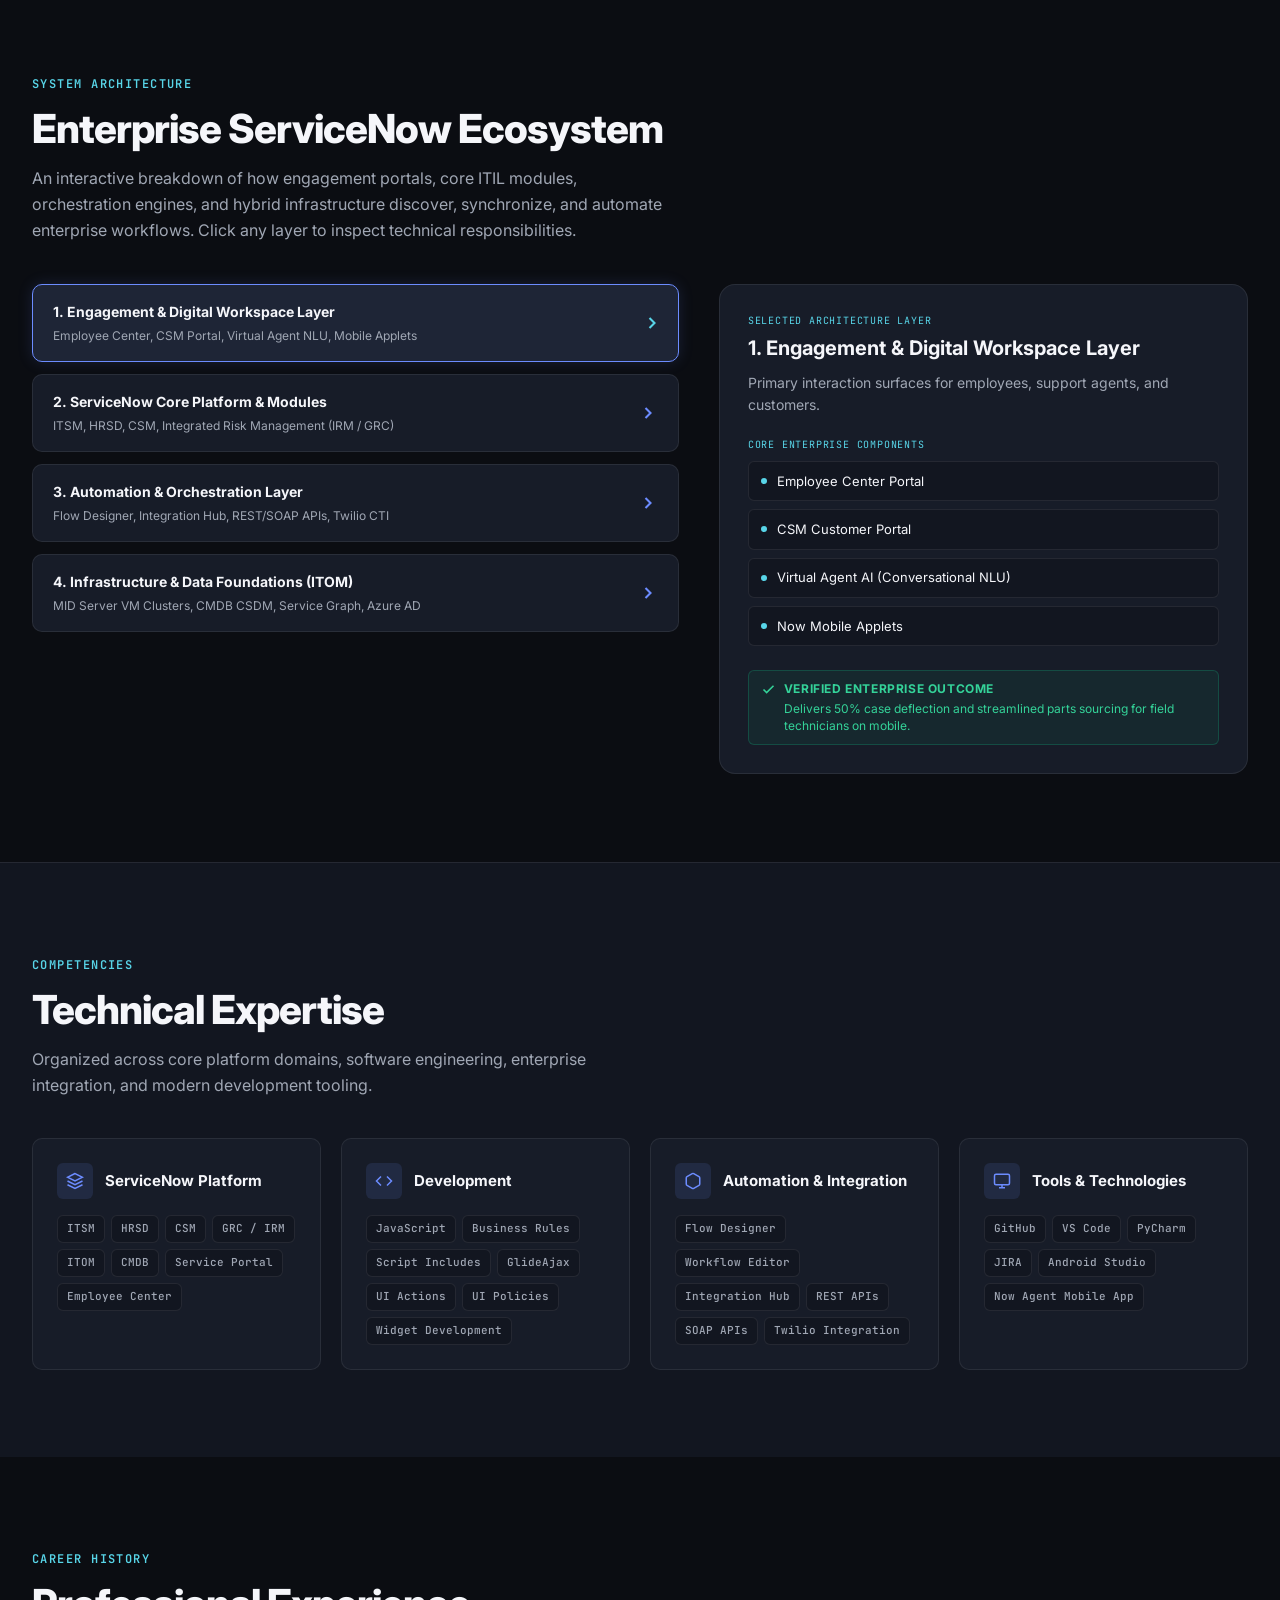
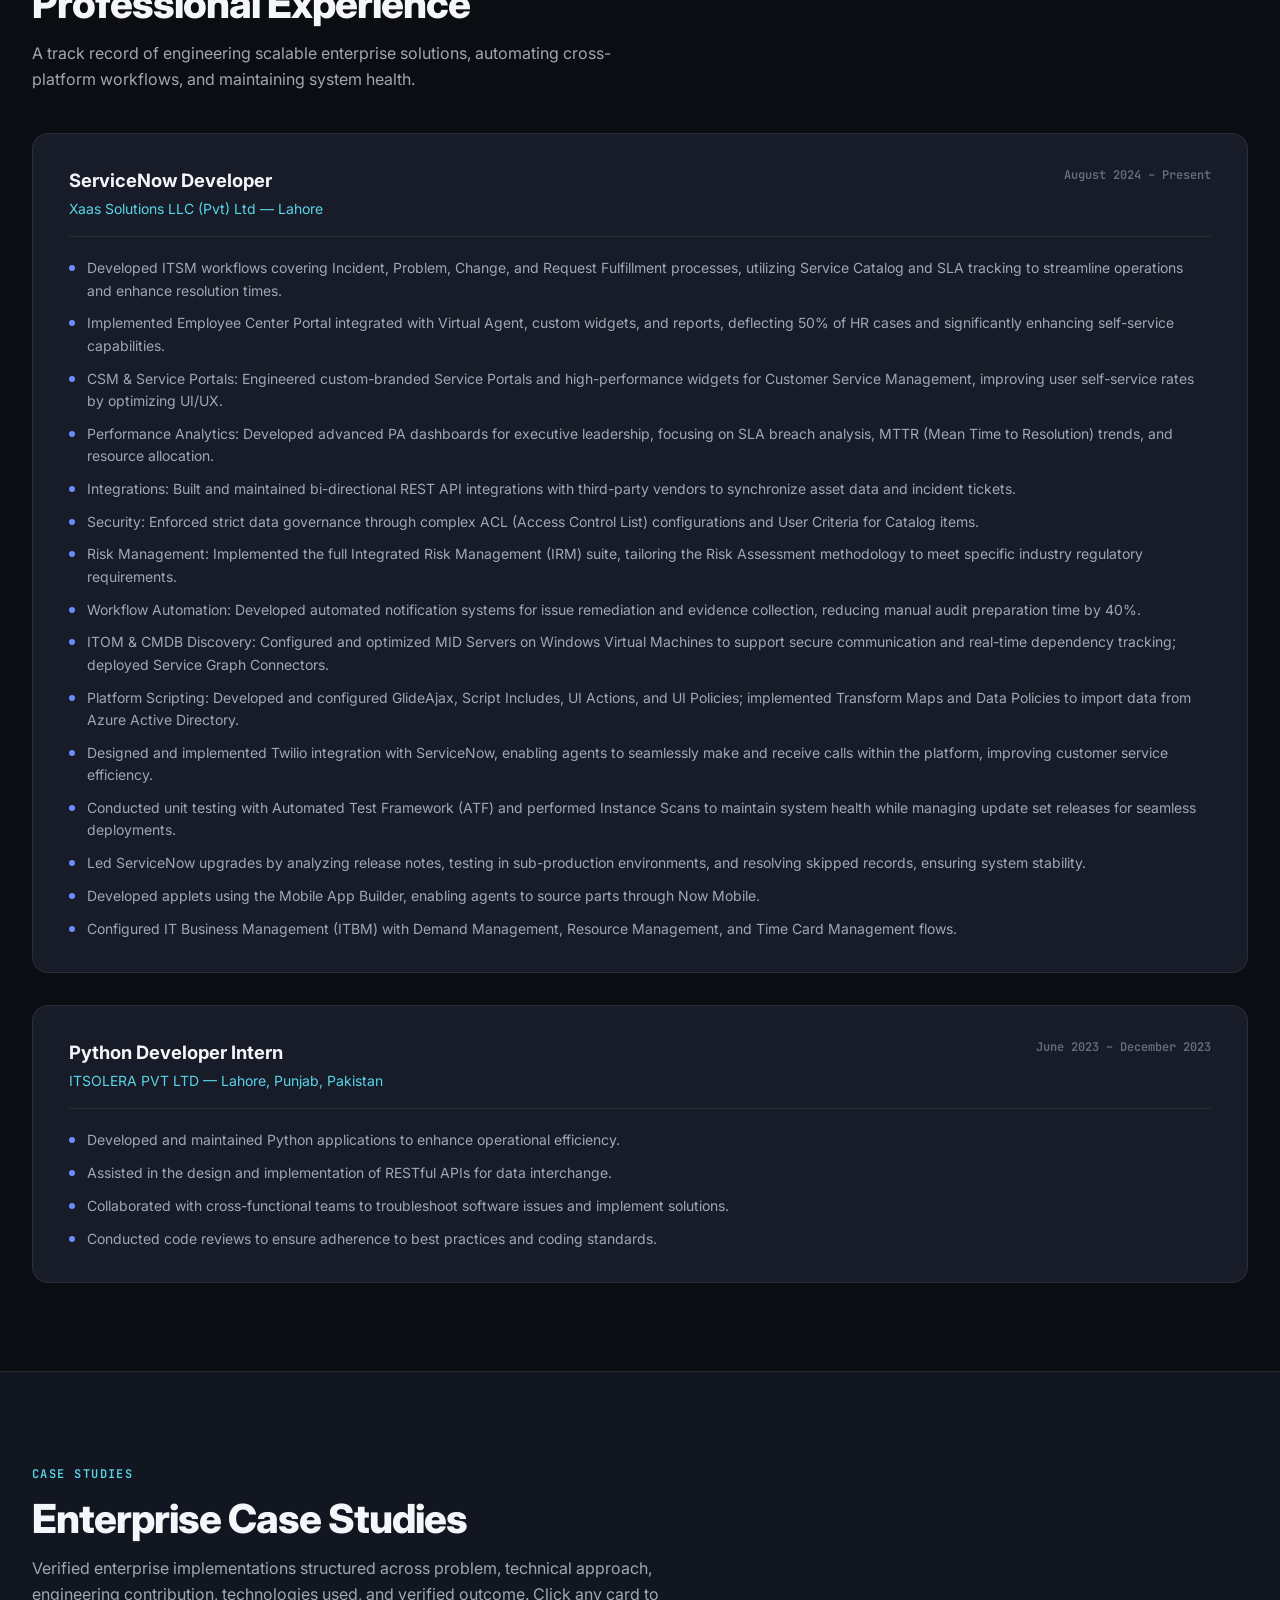
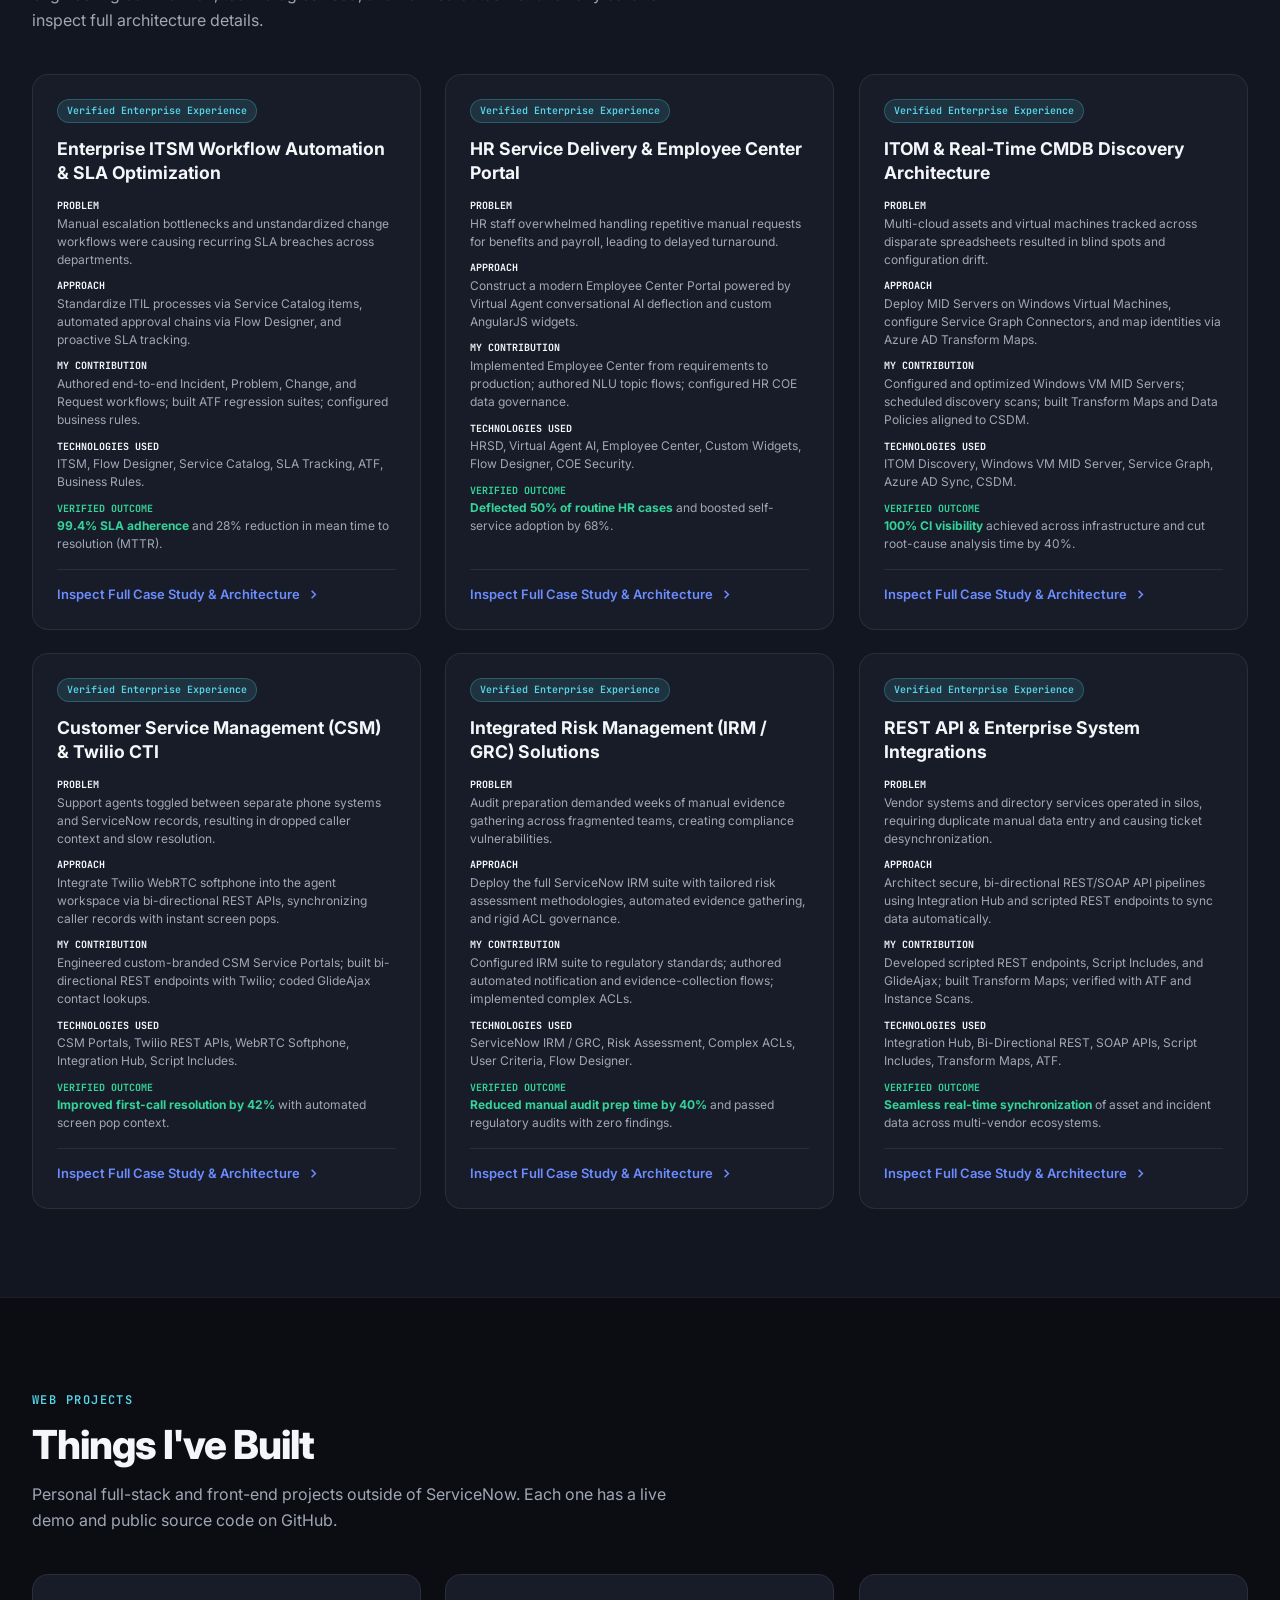
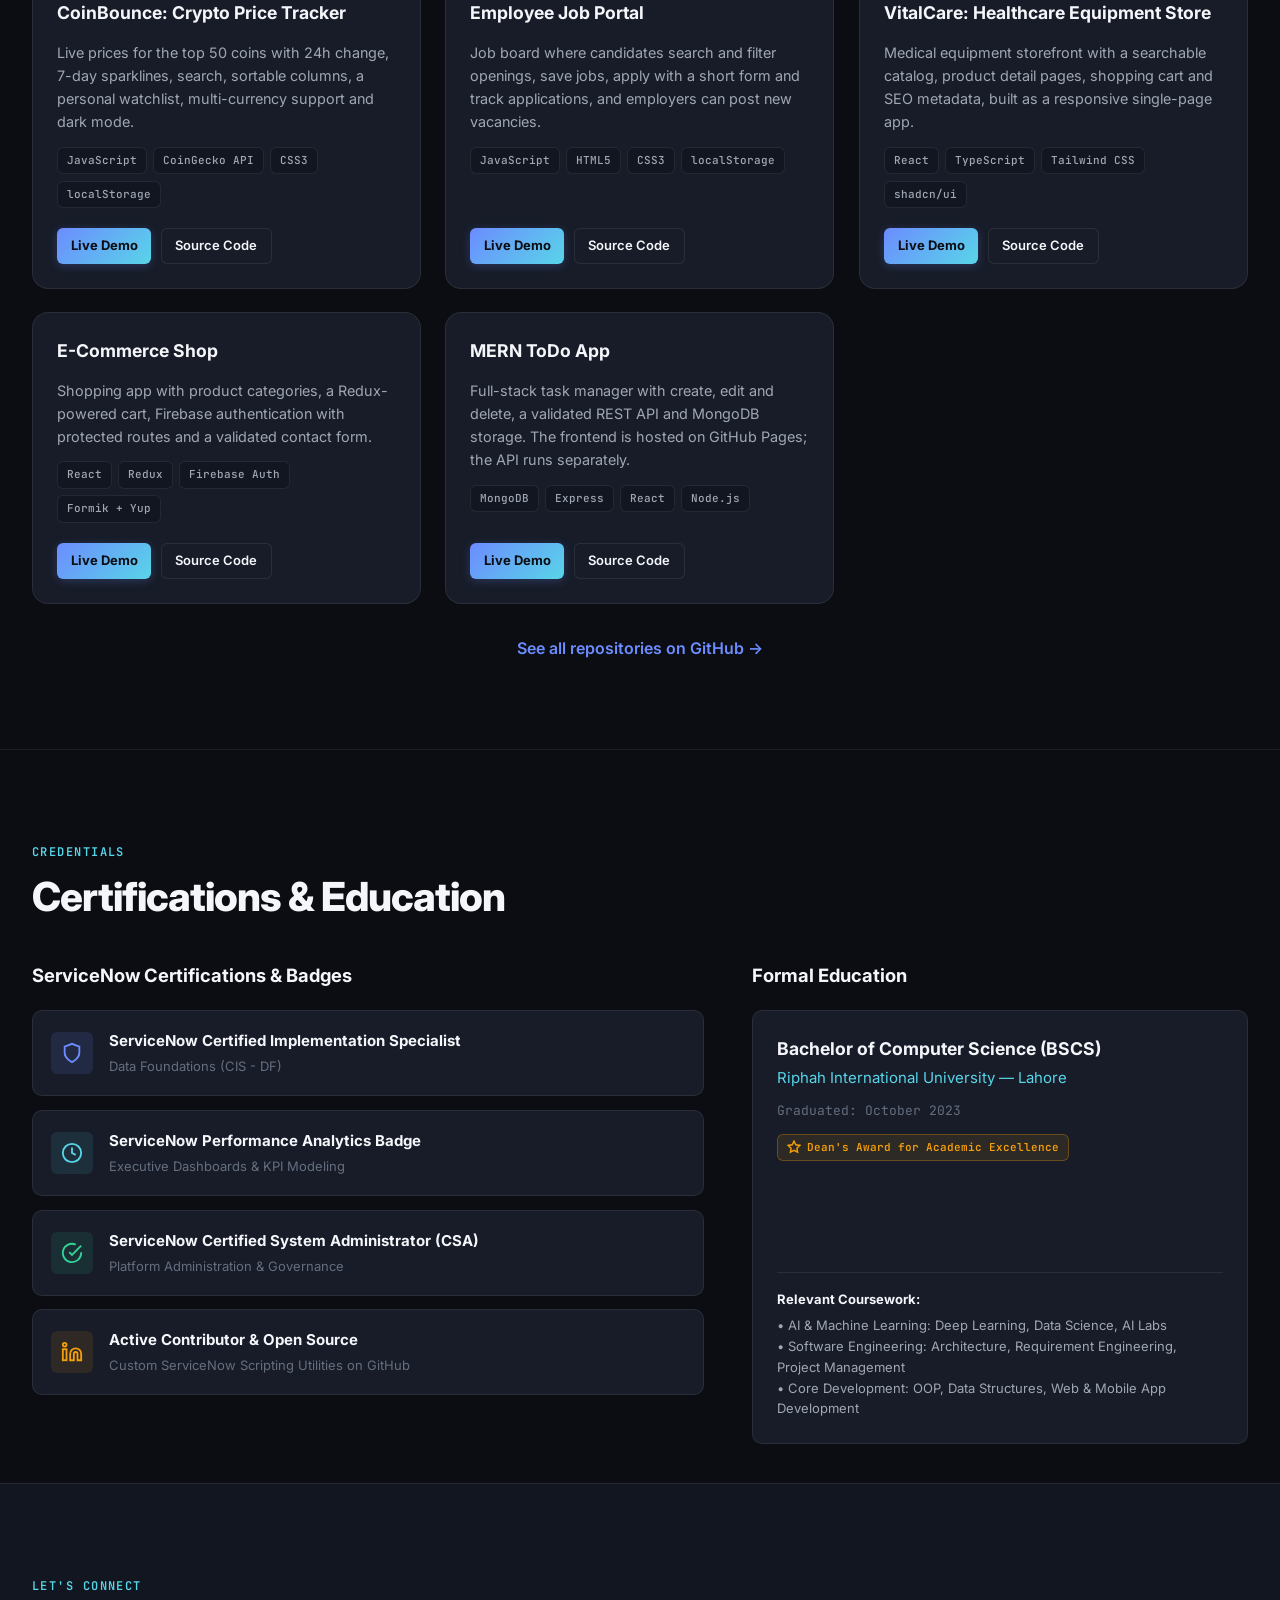
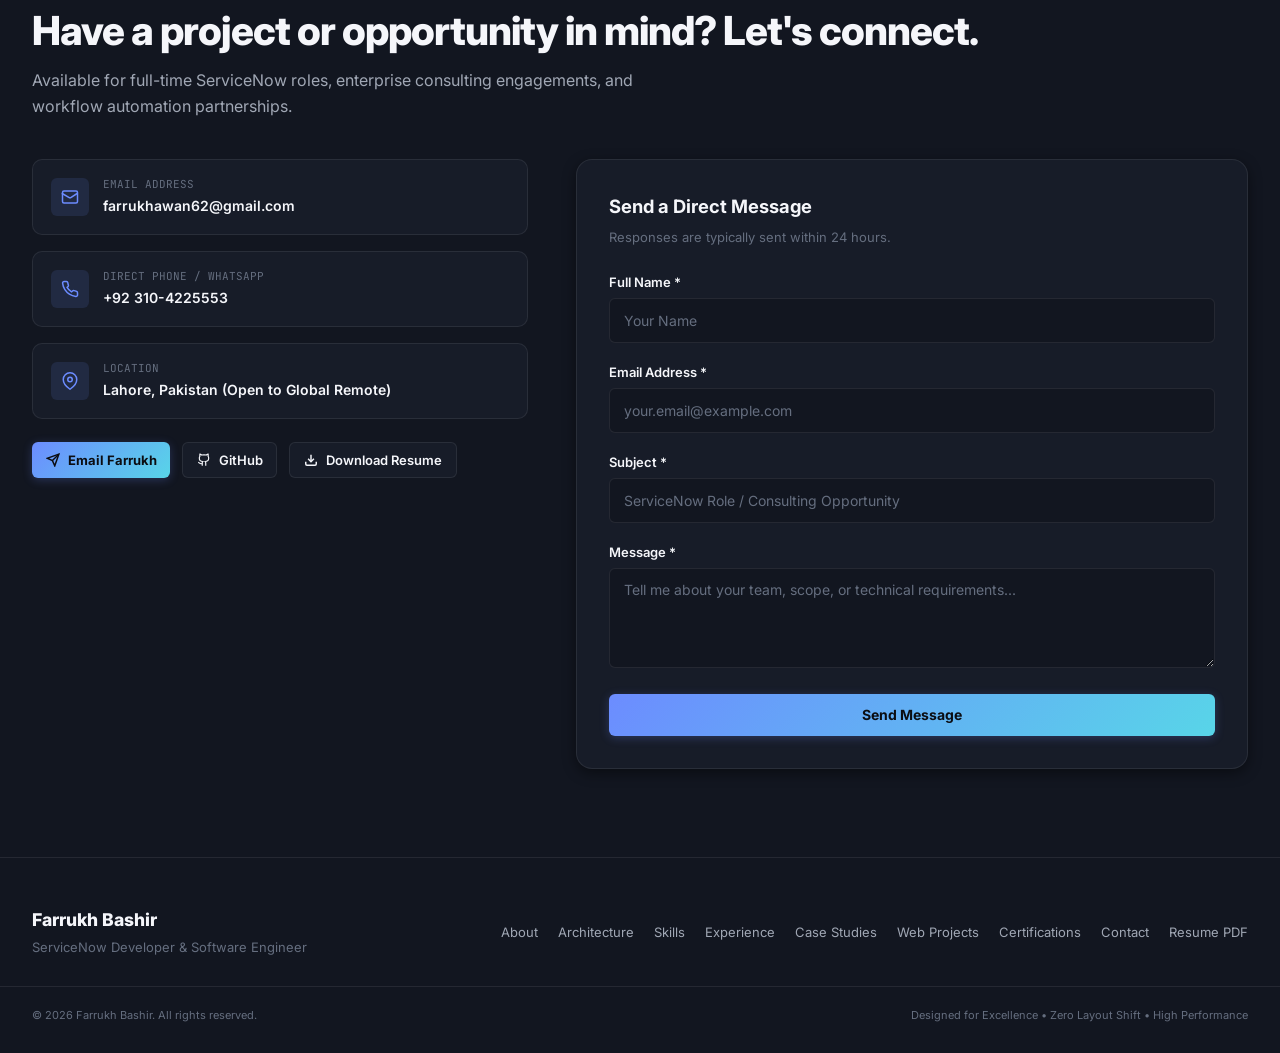
<file: works.html>
<!DOCTYPE html>
<html lang="en">
<head>
  <meta charset="UTF-8">
  <meta http-equiv="refresh" content="0; url=index.html#projects">
  <link rel="canonical" href="index.html#projects">
  <title>Farrukh Bashir | Projects & Case Studies</title>
  <script>window.location.replace("index.html#projects");</script>
</head>
<body>
  <p>Redirecting to <a href="index.html#projects">Selected Projects</a>...</p>
</body>
</html>
</file>
<file: css/style.css>
/* ==========================================================================
   FARRUKH BASHIR - Master Portfolio Stylesheet (Version 2 Refinement)
   Aesthetic: Premium Software-Engineering Editorial Design
   Palette: Deep Charcoal (#0B0D12), Electric Blue (#6C8CFF), Soft Cyan (#58D5E8)
   ========================================================================== */

:root {
  /* Color Palette - Sophisticated Dark Theme (Default) */
  --bg-primary: #0B0D12;
  --bg-secondary: #121620;
  --bg-surface: #171C28;
  --bg-surface-hover: #1E2536;
  --bg-glass: rgba(18, 22, 32, 0.85);
  --border-color: rgba(255, 255, 255, 0.08);
  --border-focus: rgba(108, 140, 255, 0.5);
  --border-highlight: rgba(88, 213, 232, 0.4);
  
  --text-primary: #F5F6FA;
  --text-secondary: #A0A7B4;
  --text-muted: #656E7F;
  
  /* Brand Accents */
  --accent-blue: #6C8CFF;
  --accent-blue-dim: rgba(108, 140, 255, 0.12);
  --accent-cyan: #58D5E8;
  --accent-cyan-dim: rgba(88, 213, 232, 0.12);
  --accent-emerald: #10B981;
  --accent-amber: #F59E0B;
  
  /* Gradients */
  --grad-accent: linear-gradient(135deg, #6C8CFF 0%, #58D5E8 100%);
  --grad-subtle: linear-gradient(180deg, rgba(255, 255, 255, 0.02) 0%, rgba(255, 255, 255, 0) 100%);
  
  /* Elevation Shadows */
  --shadow-sm: 0 1px 3px rgba(0, 0, 0, 0.35);
  --shadow-md: 0 4px 14px rgba(0, 0, 0, 0.45);
  --shadow-lg: 0 12px 32px rgba(0, 0, 0, 0.6);
  --shadow-glow: 0 0 24px rgba(108, 140, 255, 0.18);

  /* Typography */
  --font-sans: 'Inter', -apple-system, BlinkMacSystemFont, 'Segoe UI', Roboto, Helvetica, Arial, sans-serif;
  --font-mono: 'JetBrains Mono', 'SF Mono', Consolas, Menlo, Monaco, monospace;
  
  /* Radius */
  --radius-sm: 6px;
  --radius-md: 10px;
  --radius-lg: 16px;
  --radius-full: 9999px;
  
  /* Transitions */
  --transition-fast: 0.15s ease;
  --transition-normal: 0.25s cubic-bezier(0.16, 1, 0.3, 1);

  /* Layout — widened from 1180 to 1280 for better 2-col hero balance */
  --container-max: 1280px;
}

/* Light Theme Overrides */
[data-theme="light"] {
  --bg-primary: #F8FAFC;
  --bg-secondary: #EDF2F7;
  --bg-surface: #FFFFFF;
  --bg-surface-hover: #F1F5F9;
  --bg-glass: rgba(255, 255, 255, 0.9);
  --border-color: rgba(0, 0, 0, 0.08);
  --border-focus: rgba(79, 70, 229, 0.45);
  --border-highlight: rgba(2, 132, 199, 0.4);
  
  --text-primary: #0F172A;
  --text-secondary: #475569;
  --text-muted: #94A3B8;
  
  --accent-blue: #4F46E5;
  --accent-blue-dim: rgba(79, 70, 229, 0.08);
  --accent-cyan: #0284C7;
  --accent-cyan-dim: rgba(2, 132, 199, 0.08);
  --grad-accent: linear-gradient(135deg, #4F46E5 0%, #0284C7 100%);
  
  --shadow-sm: 0 1px 3px rgba(0, 0, 0, 0.05);
  --shadow-md: 0 4px 12px rgba(0, 0, 0, 0.08);
  --shadow-lg: 0 12px 30px rgba(0, 0, 0, 0.1);
  --shadow-glow: 0 0 20px rgba(79, 70, 229, 0.12);
}

/* Base Reset & Mobile-First Box Sizing */
*, *::before, *::after {
  box-sizing: border-box;
  margin: 0;
  padding: 0;
}

html {
  font-family: var(--font-sans);
  font-size: 16px;
  line-height: 1.6;
  color: var(--text-primary);
  background-color: var(--bg-primary);
  scroll-behavior: smooth;
  -webkit-font-smoothing: antialiased;
  -moz-osx-font-smoothing: grayscale;
  overflow-x: hidden;
}

body {
  min-height: 100vh;
  display: flex;
  flex-direction: column;
  overflow-x: hidden;
  position: relative;
  background-color: var(--bg-primary);
}

/* Subtle Geometric Mesh Background */
body::before {
  content: '';
  position: fixed;
  inset: 0;
  background-image: 
    radial-gradient(circle at 15% 15%, rgba(108, 140, 255, 0.03), transparent 35%),
    radial-gradient(circle at 85% 45%, rgba(88, 213, 232, 0.03), transparent 40%);
  pointer-events: none;
  z-index: -1;
}

img, svg {
  display: block;
  max-width: 100%;
}

a {
  color: inherit;
  text-decoration: none;
  transition: color var(--transition-fast);
}

button, input, textarea, select {
  font: inherit;
  color: inherit;
  background: none;
  border: none;
  outline: none;
}

button {
  cursor: pointer;
}

:focus-visible {
  outline: 2px solid var(--accent-blue);
  outline-offset: 3px;
}

/* Container */
.container {
  width: 100%;
  max-width: var(--container-max);
  margin-left: auto;
  margin-right: auto;
  padding-left: 1.25rem;
  padding-right: 1.25rem;
}

@media (min-width: 768px) {
  .container {
    padding-left: 2rem;
    padding-right: 2rem;
  }
}

/* Section Shared */
.section {
  padding: 4rem 0;
  position: relative;
}

@media (min-width: 900px) {
  .section {
    padding: 5.5rem 0;
  }
}

.section-header {
  margin-bottom: 2.5rem;
}

.section-tag {
  display: inline-flex;
  align-items: center;
  gap: 0.5rem;
  font-family: var(--font-mono);
  font-size: 0.75rem;
  font-weight: 600;
  text-transform: uppercase;
  letter-spacing: 0.12em;
  color: var(--accent-cyan);
  margin-bottom: 0.65rem;
}

.section-title {
  font-size: clamp(1.75rem, 3.5vw, 2.5rem);
  font-weight: 800;
  line-height: 1.2;
  letter-spacing: -0.025em;
  color: var(--text-primary);
  margin-bottom: 0.75rem;
}

.section-desc {
  font-size: 1rem;
  color: var(--text-secondary);
  line-height: 1.65;
  max-width: 640px;
}

.gradient-text {
  background: var(--grad-accent);
  -webkit-background-clip: text;
  -webkit-text-fill-color: transparent;
  background-clip: text;
}

/* ==========================================================================
   Header & Navigation
   ========================================================================== */
.site-header {
  position: sticky;
  top: 0;
  z-index: 100;
  background: var(--bg-glass);
  backdrop-filter: blur(16px);
  -webkit-backdrop-filter: blur(16px);
  border-bottom: 1px solid var(--border-color);
  transition: all var(--transition-normal);
}

.nav-container {
  display: flex;
  align-items: center;
  justify-content: space-between;
  height: 4rem;
}

.brand-logo {
  display: flex;
  align-items: center;
  gap: 0.75rem;
  font-weight: 800;
  font-size: 1.1rem;
  letter-spacing: -0.02em;
}

.brand-monogram {
  width: 32px;
  height: 32px;
  background: var(--bg-surface);
  border: 1px solid var(--border-color);
  border-radius: var(--radius-sm);
  display: flex;
  align-items: center;
  justify-content: center;
  font-family: var(--font-mono);
  font-size: 0.8rem;
  font-weight: 800;
  color: var(--accent-blue);
  box-shadow: var(--shadow-sm);
}

.brand-dot {
  color: var(--accent-cyan);
}

.nav-links {
  display: none;
  align-items: center;
  gap: 1.5rem;
  list-style: none;
}

@media (min-width: 1024px) {
  .nav-links {
    display: flex;
  }
}

.nav-link {
  font-size: 0.8125rem;
  font-weight: 500;
  color: var(--text-secondary);
  position: relative;
  padding: 0.35rem 0;
  transition: color var(--transition-fast);
}

.nav-link:hover,
.nav-link.active {
  color: var(--text-primary);
}

.nav-link.active::after {
  content: '';
  position: absolute;
  bottom: 0;
  left: 0;
  width: 100%;
  height: 2px;
  background: var(--grad-accent);
  border-radius: 2px;
}

.nav-actions {
  display: flex;
  align-items: center;
  gap: 0.75rem;
}

.theme-toggle-btn {
  display: flex;
  align-items: center;
  justify-content: center;
  width: 36px;
  height: 36px;
  border-radius: var(--radius-sm);
  background: var(--bg-surface);
  border: 1px solid var(--border-color);
  color: var(--text-secondary);
  transition: all var(--transition-fast);
}

.theme-toggle-btn:hover {
  color: var(--text-primary);
  border-color: var(--border-focus);
}

.theme-icon-light { display: none; }
[data-theme="light"] .theme-icon-dark { display: none; }
[data-theme="light"] .theme-icon-light { display: block; }

.mobile-menu-btn {
  display: flex;
  align-items: center;
  justify-content: center;
  width: 36px;
  height: 36px;
  border-radius: var(--radius-sm);
  background: var(--bg-surface);
  border: 1px solid var(--border-color);
  color: var(--text-primary);
}

@media (min-width: 1024px) {
  .mobile-menu-btn {
    display: none;
  }
}

/* ==========================================================================
   Buttons
   ========================================================================== */
.btn {
  display: inline-flex;
  align-items: center;
  justify-content: center;
  gap: 0.5rem;
  font-size: 0.875rem;
  font-weight: 600;
  padding: 0.6rem 1.25rem;
  border-radius: var(--radius-sm);
  transition: all var(--transition-fast);
  white-space: nowrap;
}

.btn-primary {
  background: var(--grad-accent);
  color: #0B0D12;
  font-weight: 700;
  box-shadow: 0 2px 10px rgba(108, 140, 255, 0.25);
}

.btn-primary:hover {
  transform: translateY(-1px);
  box-shadow: 0 4px 16px rgba(108, 140, 255, 0.35);
}

.btn-secondary {
  background: var(--bg-surface);
  color: var(--text-primary);
  border: 1px solid var(--border-color);
}

.btn-secondary:hover {
  background: var(--bg-surface-hover);
  border-color: var(--border-focus);
  color: var(--text-primary);
  transform: translateY(-1px);
}

.btn-sm {
  padding: 0.4rem 0.85rem;
  font-size: 0.8125rem;
}

.btn-lg {
  padding: 0.75rem 1.65rem;
  font-size: 0.9375rem;
}

.btn-block {
  width: 100%;
}

/* ==========================================================================
   Hero Section — Balanced 2-Column, Reduced Whitespace
   ========================================================================== */
.hero-section {
  padding: 2.5rem 0 3rem;
  position: relative;
}

@media (min-width: 992px) {
  .hero-section {
    padding: 3.5rem 0 4rem;
  }
}

/* Grid: mobile stacked → desktop 45% text / 55% panel */
.hero-grid {
  display: grid;
  grid-template-columns: 1fr;
  gap: 2.5rem;
  align-items: center;
}

@media (min-width: 992px) {
  .hero-grid {
    grid-template-columns: 45fr 55fr;
    gap: 3rem;
  }
}

/* Hero Content (text column) */
.hero-content {
  min-width: 0; /* prevent grid blowout */
}

.hero-intro-tag {
  font-family: var(--font-mono);
  font-size: 0.75rem;
  font-weight: 600;
  letter-spacing: 0.12em;
  color: var(--accent-cyan);
  margin-bottom: 0.85rem;
  display: inline-block;
}

.hero-title {
  font-size: clamp(1.85rem, 3.2vw + 0.5rem, 2.75rem);
  font-weight: 800;
  line-height: 1.18;
  letter-spacing: -0.03em;
  color: var(--text-primary);
  margin-bottom: 1rem;
}

.hero-title .title-break {
  display: block;
}

.hero-description {
  font-size: 1rem;
  line-height: 1.65;
  color: var(--text-secondary);
  margin-bottom: 1.25rem;
}

.hero-domain-pills {
  display: flex;
  flex-wrap: wrap;
  gap: 0.45rem;
  margin-bottom: 1.5rem;
}

.domain-pill {
  font-family: var(--font-mono);
  font-size: 0.6875rem;
  font-weight: 600;
  padding: 0.3rem 0.65rem;
  border-radius: var(--radius-full);
  background: var(--bg-surface);
  border: 1px solid var(--border-color);
  color: var(--text-secondary);
}

.domain-pill.primary {
  color: var(--accent-blue);
  border-color: rgba(108, 140, 255, 0.3);
  background: var(--accent-blue-dim);
}

/* CTA Buttons — side by side on desktop, stacked on narrow mobile */
.hero-cta-group {
  display: flex;
  flex-direction: column;
  gap: 0.75rem;
  margin-bottom: 1.5rem;
}

@media (min-width: 420px) {
  .hero-cta-group {
    flex-direction: row;
    align-items: center;
    gap: 0.85rem;
  }
}

.availability-indicator {
  display: inline-flex;
  align-items: center;
  gap: 0.5rem;
  font-size: 0.75rem;
  color: var(--text-secondary);
}

.status-dot {
  width: 7px;
  height: 7px;
  border-radius: 50%;
  background: var(--accent-emerald);
  box-shadow: 0 0 8px var(--accent-emerald);
  animation: pulseAnim 2s infinite ease-in-out;
  flex-shrink: 0;
}

@keyframes pulseAnim {
  0%, 100% { opacity: 0.6; transform: scale(0.9); }
  50% { opacity: 1; transform: scale(1.15); }
}

/* Hero Visual (architecture panel column) */
.hero-visual {
  min-width: 0;
}

/* ==========================================================================
   Hero Architecture Panel (Interactive ITSM, HRSD, CSM, CMDB, IRM)
   ========================================================================== */
.hero-arch-card {
  background: var(--bg-surface);
  border: 1px solid var(--border-color);
  border-radius: var(--radius-lg);
  padding: 1.25rem;
  box-shadow: var(--shadow-lg), var(--shadow-glow);
  position: relative;
  overflow: hidden;
}

@media (min-width: 768px) {
  .hero-arch-card {
    padding: 1.5rem;
  }
}

.hero-arch-card::before {
  content: '';
  position: absolute;
  top: 0;
  left: 0;
  right: 0;
  height: 1px;
  background: var(--grad-accent);
}

.hero-arch-header {
  display: flex;
  justify-content: space-between;
  align-items: center;
  padding-bottom: 0.75rem;
  margin-bottom: 0.85rem;
  border-bottom: 1px solid var(--border-color);
}

.diagram-title {
  font-size: 0.875rem;
  font-weight: 700;
  color: var(--text-primary);
}

.hero-arch-status-pill {
  font-family: var(--font-mono);
  font-size: 0.625rem;
  color: var(--accent-cyan);
  background: var(--accent-cyan-dim);
  border: 1px solid rgba(88, 213, 232, 0.25);
  padding: 0.15rem 0.45rem;
  border-radius: var(--radius-sm);
}

/* Selectable Module Tabs */
.hero-arch-tabs {
  display: flex;
  gap: 0.35rem;
  overflow-x: auto;
  padding-bottom: 0.65rem;
  margin-bottom: 0.85rem;
  border-bottom: 1px solid var(--border-color);
  -webkit-overflow-scrolling: touch;
}

/* Hide scrollbar but keep scroll functional */
.hero-arch-tabs::-webkit-scrollbar {
  height: 0;
}

.hero-arch-tab {
  font-family: var(--font-mono);
  font-size: 0.6875rem;
  font-weight: 700;
  padding: 0.3rem 0.6rem;
  border-radius: var(--radius-sm);
  background: var(--bg-secondary);
  border: 1px solid var(--border-color);
  color: var(--text-secondary);
  white-space: nowrap;
  transition: all var(--transition-fast);
}

.hero-arch-tab:hover {
  color: var(--text-primary);
  border-color: var(--border-focus);
}

.hero-arch-tab.active {
  background: var(--accent-blue-dim);
  border-color: var(--accent-blue);
  color: var(--accent-blue);
  box-shadow: 0 0 12px rgba(108, 140, 255, 0.2);
}

/* Detail Display Area */
.hero-arch-detail-box {
  background: var(--bg-secondary);
  border: 1px solid var(--border-color);
  border-radius: var(--radius-md);
  padding: 1rem;
}

.arch-detail-h4 {
  font-size: 0.9375rem;
  font-weight: 700;
  color: var(--text-primary);
  margin-bottom: 0.25rem;
}

.arch-detail-txt {
  font-size: 0.8125rem;
  color: var(--text-secondary);
  line-height: 1.5;
  margin-bottom: 0.65rem;
}

.arch-detail-section-lbl {
  font-family: var(--font-mono);
  font-size: 0.625rem;
  text-transform: uppercase;
  color: var(--accent-cyan);
  letter-spacing: 0.08em;
  margin-bottom: 0.2rem;
}

.arch-tool-pills-wrap {
  display: flex;
  flex-wrap: wrap;
  gap: 0.35rem;
  margin-top: 0.25rem;
  margin-bottom: 0.75rem;
}

.arch-tool-pill {
  font-family: var(--font-mono);
  font-size: 0.625rem;
  background: rgba(255, 255, 255, 0.03);
  border: 1px solid var(--border-color);
  padding: 0.15rem 0.45rem;
  border-radius: var(--radius-sm);
  color: var(--text-secondary);
}

.arch-verified-achievement {
  display: flex;
  align-items: flex-start;
  gap: 0.5rem;
  background: rgba(16, 185, 129, 0.08);
  border: 1px solid rgba(16, 185, 129, 0.25);
  border-radius: var(--radius-sm);
  padding: 0.55rem 0.75rem;
  font-size: 0.75rem;
  color: #34D399;
  line-height: 1.45;
}

.arch-verified-achievement svg {
  flex-shrink: 0;
  margin-top: 2px;
}

/* ==========================================================================
   About Section — Two-Column Layout with Highlight Cards
   ========================================================================== */
.about-grid {
  display: grid;
  grid-template-columns: 1fr;
  gap: 2rem;
}

@media (min-width: 768px) {
  .about-grid {
    grid-template-columns: 1fr 1fr;
    gap: 3rem;
    align-items: start;
  }
}

.about-text {
  max-width: 560px;
}

.about-text p {
  font-size: 1rem;
  line-height: 1.7;
  color: var(--text-secondary);
  margin-bottom: 1rem;
}

.about-text p:last-child {
  margin-bottom: 0;
}

.about-text strong {
  color: var(--text-primary);
  font-weight: 600;
}

/* Highlight Cards — right column */
.about-highlight-box {
  display: flex;
  flex-direction: column;
  gap: 1rem;
}

.highlight-card {
  background: var(--bg-surface);
  border: 1px solid var(--border-color);
  border-radius: var(--radius-md);
  padding: 1.35rem 1.25rem;
  transition: all var(--transition-fast);
}

.highlight-card:hover {
  border-color: var(--border-focus);
  transform: translateY(-2px);
  box-shadow: var(--shadow-md);
}

.highlight-num {
  font-size: 1.75rem;
  font-weight: 800;
  line-height: 1.1;
  margin-bottom: 0.35rem;
}

.highlight-label {
  font-size: 0.8125rem;
  color: var(--text-secondary);
  line-height: 1.45;
}

/* ==========================================================================
   Verified Professional Achievements Section (4-Card Grid)
   ========================================================================== */
.achievements-grid {
  display: grid;
  grid-template-columns: 1fr;
  gap: 1rem;
  margin-top: 2.5rem;
}

@media (min-width: 480px) {
  .achievements-grid {
    grid-template-columns: repeat(2, 1fr);
  }
}

@media (min-width: 1024px) {
  .achievements-grid {
    grid-template-columns: repeat(4, 1fr);
  }
}

.achievement-card {
  background: var(--bg-surface);
  border: 1px solid var(--border-color);
  border-radius: var(--radius-md);
  padding: 1.5rem 1.25rem;
  transition: all var(--transition-fast);
}

.achievement-card:hover {
  border-color: var(--border-focus);
  transform: translateY(-2px);
  box-shadow: var(--shadow-md);
}

.achievement-stat {
  font-size: 2rem;
  font-weight: 800;
  line-height: 1.1;
  margin-bottom: 0.4rem;
}

.achievement-label {
  font-size: 0.8125rem;
  color: var(--text-secondary);
  line-height: 1.45;
}

/* ==========================================================================
   Dedicated Technical Architecture Section (#architecture)
   ========================================================================== */
.enterprise-arch-container {
  display: grid;
  grid-template-columns: 1fr;
  gap: 2rem;
  margin-top: 2rem;
}

@media (min-width: 900px) {
  .enterprise-arch-container {
    grid-template-columns: 1.1fr 0.9fr;
    gap: 2.5rem;
  }
}

.arch-layers-stack {
  display: flex;
  flex-direction: column;
  gap: 0.75rem;
}

.arch-diagram-layer-btn {
  background: var(--bg-surface);
  border: 1px solid var(--border-color);
  border-radius: var(--radius-md);
  padding: 1rem 1.25rem;
  text-align: left;
  transition: all var(--transition-fast);
  display: flex;
  justify-content: space-between;
  align-items: center;
  gap: 1rem;
}

.arch-diagram-layer-btn:hover {
  border-color: var(--border-focus);
  transform: translateX(3px);
}

.arch-diagram-layer-btn.active {
  border-color: var(--accent-blue);
  background: var(--bg-surface-hover);
  box-shadow: 0 0 15px rgba(108, 140, 255, 0.15);
}

.layer-title-text {
  font-size: 0.875rem;
  font-weight: 700;
  color: var(--text-primary);
  margin-bottom: 0.15rem;
}

.layer-sub-text {
  font-size: 0.75rem;
  color: var(--text-secondary);
}

.layer-indicator-icon {
  color: var(--accent-blue);
  transition: transform var(--transition-fast);
  flex-shrink: 0;
}

.arch-diagram-layer-btn.active .layer-indicator-icon {
  color: var(--accent-cyan);
  transform: translateX(4px);
}

/* Architecture Output / Details Panel */
.arch-display-panel {
  background: var(--bg-surface);
  border: 1px solid var(--border-color);
  border-radius: var(--radius-lg);
  padding: 1.75rem;
  display: flex;
  flex-direction: column;
  justify-content: space-between;
}

.arch-comp-pill {
  display: flex;
  align-items: center;
  gap: 0.65rem;
  background: var(--bg-secondary);
  border: 1px solid var(--border-color);
  padding: 0.55rem 0.75rem;
  border-radius: var(--radius-sm);
  font-size: 0.8125rem;
  color: var(--text-primary);
}

.comp-bullet {
  width: 6px;
  height: 6px;
  border-radius: 50%;
  background: var(--accent-cyan);
  flex-shrink: 0;
}

/* ==========================================================================
   Technical Skills — 4-Column Grid with Category Cards
   ========================================================================== */
.skills-grid {
  display: grid;
  grid-template-columns: 1fr;
  gap: 1.25rem;
}

@media (min-width: 600px) {
  .skills-grid {
    grid-template-columns: repeat(2, 1fr);
  }
}

@media (min-width: 1024px) {
  .skills-grid {
    grid-template-columns: repeat(4, 1fr);
  }
}

.skill-category-card {
  background: var(--bg-surface);
  border: 1px solid var(--border-color);
  border-radius: var(--radius-md);
  padding: 1.5rem;
  transition: all var(--transition-fast);
}

.skill-category-card:hover {
  border-color: var(--border-focus);
  transform: translateY(-2px);
  box-shadow: var(--shadow-md);
}

.skill-category-header {
  display: flex;
  align-items: center;
  gap: 0.75rem;
  margin-bottom: 1rem;
}

.skill-cat-icon {
  width: 36px;
  height: 36px;
  border-radius: var(--radius-sm);
  background: var(--accent-blue-dim);
  display: flex;
  align-items: center;
  justify-content: center;
  color: var(--accent-blue);
  flex-shrink: 0;
}

.skill-cat-title {
  font-size: 0.9375rem;
  font-weight: 700;
  color: var(--text-primary);
}

.skill-tags-wrap {
  display: flex;
  flex-wrap: wrap;
  gap: 0.4rem;
}

.skill-tag {
  font-family: var(--font-mono);
  font-size: 0.6875rem;
  font-weight: 500;
  background: var(--bg-secondary);
  border: 1px solid var(--border-color);
  padding: 0.25rem 0.55rem;
  border-radius: var(--radius-sm);
  color: var(--text-secondary);
  transition: all var(--transition-fast);
}

.skill-tag:hover {
  border-color: var(--border-focus);
  color: var(--text-primary);
}

/* ==========================================================================
   Professional Experience Timeline
   ========================================================================== */
.experience-timeline {
  display: flex;
  flex-direction: column;
  gap: 2rem;
}

.timeline-card {
  background: var(--bg-surface);
  border: 1px solid var(--border-color);
  border-radius: var(--radius-lg);
  padding: 1.75rem;
  transition: all var(--transition-fast);
}

@media (min-width: 768px) {
  .timeline-card {
    padding: 2rem 2.25rem;
  }
}

.timeline-card:hover {
  border-color: var(--border-focus);
}

.timeline-header {
  display: flex;
  flex-direction: column;
  gap: 0.5rem;
  margin-bottom: 1.25rem;
  padding-bottom: 1rem;
  border-bottom: 1px solid var(--border-color);
}

@media (min-width: 600px) {
  .timeline-header {
    flex-direction: row;
    justify-content: space-between;
    align-items: flex-start;
  }
}

.timeline-role {
  font-size: 1.15rem;
  font-weight: 700;
  color: var(--text-primary);
  margin-bottom: 0.15rem;
}

.timeline-company {
  font-size: 0.875rem;
  color: var(--accent-cyan);
}

.timeline-period {
  font-family: var(--font-mono);
  font-size: 0.75rem;
  font-weight: 600;
  color: var(--text-muted);
  white-space: nowrap;
  flex-shrink: 0;
}

.timeline-bullets {
  list-style: none;
  display: flex;
  flex-direction: column;
  gap: 0.65rem;
}

.timeline-bullet-item {
  display: flex;
  align-items: flex-start;
  gap: 0.75rem;
  font-size: 0.875rem;
  line-height: 1.6;
  color: var(--text-secondary);
}

.bullet-dot {
  width: 6px;
  height: 6px;
  border-radius: 50%;
  background: var(--accent-blue);
  flex-shrink: 0;
  margin-top: 0.5rem;
}

/* ==========================================================================
   Premium Case Studies (5 Exact Required Fields)
   ========================================================================== */
.case-studies-grid {
  display: grid;
  grid-template-columns: 1fr;
  gap: 1.5rem;
}

@media (min-width: 768px) {
  .case-studies-grid {
    grid-template-columns: repeat(2, 1fr);
  }
}

@media (min-width: 1100px) {
  .case-studies-grid {
    grid-template-columns: repeat(3, 1fr);
  }
}

.case-study-card {
  background: var(--bg-surface);
  border: 1px solid var(--border-color);
  border-radius: var(--radius-lg);
  padding: 1.5rem;
  display: flex;
  flex-direction: column;
  transition: all var(--transition-normal);
  cursor: pointer;
}

.case-study-card:hover {
  border-color: var(--border-focus);
  box-shadow: var(--shadow-lg), var(--shadow-glow);
  transform: translateY(-3px);
}

.study-experience-badge {
  font-family: var(--font-mono);
  font-size: 0.625rem;
  font-weight: 600;
  color: var(--accent-cyan);
  background: var(--accent-cyan-dim);
  border: 1px solid rgba(88, 213, 232, 0.25);
  padding: 0.2rem 0.55rem;
  border-radius: var(--radius-full);
  display: inline-block;
  margin-bottom: 0.85rem;
  align-self: flex-start;
}

.study-title {
  font-size: 1.1rem;
  font-weight: 700;
  color: var(--text-primary);
  margin-bottom: 0.85rem;
  line-height: 1.35;
}

/* Structured 5 Fields */
.study-fields-list {
  display: flex;
  flex-direction: column;
  gap: 0.6rem;
  margin-bottom: 1rem;
  flex-grow: 1;
}

.study-field-row {
  font-size: 0.75rem;
  line-height: 1.5;
  color: var(--text-secondary);
}

.study-field-label {
  font-family: var(--font-mono);
  font-size: 0.625rem;
  font-weight: 700;
  text-transform: uppercase;
  color: var(--text-primary);
  display: block;
  margin-bottom: 0.1rem;
}

.study-action-btn {
  font-size: 0.8125rem;
  font-weight: 600;
  color: var(--accent-blue);
  display: inline-flex;
  align-items: center;
  gap: 0.4rem;
  margin-top: auto;
  padding-top: 0.85rem;
  border-top: 1px solid var(--border-color);
  transition: all var(--transition-fast);
}

.study-action-btn:hover {
  color: var(--accent-cyan);
  gap: 0.65rem;
}

/* ==========================================================================
   Accessible Modal Dialog
   ========================================================================== */
dialog.portfolio-modal {
  margin: auto;
  padding: 0;
  background: var(--bg-surface);
  border: 1px solid var(--border-color);
  border-radius: var(--radius-lg);
  color: var(--text-primary);
  max-width: 680px;
  width: 90vw;
  box-shadow: var(--shadow-lg), 0 0 50px rgba(0, 0, 0, 0.8);
}

dialog.portfolio-modal::backdrop {
  background: rgba(0, 0, 0, 0.75);
  backdrop-filter: blur(4px);
}

.modal-content-wrap {
  padding: 2rem;
  position: relative;
}

@media (min-width: 600px) {
  .modal-content-wrap {
    padding: 2.5rem;
  }
}

.modal-close-btn {
  position: absolute;
  top: 1rem;
  right: 1rem;
  width: 32px;
  height: 32px;
  border-radius: var(--radius-sm);
  background: var(--bg-secondary);
  border: 1px solid var(--border-color);
  display: flex;
  align-items: center;
  justify-content: center;
  color: var(--text-secondary);
  transition: all var(--transition-fast);
  z-index: 10;
}

.modal-close-btn:hover {
  color: var(--text-primary);
  border-color: var(--accent-blue);
}

.modal-h3 {
  font-size: 1.25rem;
  font-weight: 800;
  color: var(--text-primary);
  margin-bottom: 0.35rem;
}

.modal-meta {
  font-size: 0.8125rem;
  font-family: var(--font-mono);
  color: var(--accent-cyan);
  margin-bottom: 1.5rem;
}

.modal-section-h4 {
  font-family: var(--font-mono);
  font-size: 0.6875rem;
  font-weight: 700;
  text-transform: uppercase;
  color: var(--accent-cyan);
  letter-spacing: 0.08em;
  margin: 1.25rem 0 0.35rem;
}

.modal-section-body {
  font-size: 0.875rem;
  color: var(--text-secondary);
  line-height: 1.6;
}

/* ==========================================================================
   Certifications & Education
   ========================================================================== */
.certs-edu-grid {
  display: grid;
  grid-template-columns: 1fr;
  gap: 2rem;
}

@media (min-width: 850px) {
  .certs-edu-grid {
    grid-template-columns: 1.15fr 0.85fr;
    gap: 3rem;
  }
}

.certs-list {
  display: flex;
  flex-direction: column;
  gap: 0.85rem;
}

.cert-card {
  display: flex;
  align-items: center;
  gap: 1rem;
  background: var(--bg-surface);
  border: 1px solid var(--border-color);
  border-radius: var(--radius-md);
  padding: 1.15rem;
  transition: all var(--transition-fast);
}

.cert-card:hover {
  border-color: var(--border-focus);
  transform: translateX(3px);
}

.cert-icon-box {
  width: 42px;
  height: 42px;
  border-radius: var(--radius-sm);
  background: var(--accent-blue-dim);
  display: flex;
  align-items: center;
  justify-content: center;
  color: var(--accent-blue);
  flex-shrink: 0;
}

.cert-name {
  font-size: 0.9375rem;
  font-weight: 700;
  color: var(--text-primary);
  margin-bottom: 0.15rem;
}

.cert-issuer {
  font-size: 0.8125rem;
  color: var(--text-muted);
}

.edu-card {
  background: var(--bg-surface);
  border: 1px solid var(--border-color);
  border-radius: var(--radius-md);
  padding: 1.5rem;
  display: flex;
  flex-direction: column;
  height: 100%;
}

.edu-degree {
  font-size: 1.1rem;
  font-weight: 700;
  color: var(--text-primary);
  margin-bottom: 0.2rem;
}

.edu-school {
  font-size: 0.9375rem;
  color: var(--accent-cyan);
  margin-bottom: 0.65rem;
}

.edu-award-pill {
  display: inline-flex;
  align-items: center;
  gap: 0.4rem;
  background: rgba(245, 158, 11, 0.1);
  border: 1px solid rgba(245, 158, 11, 0.3);
  color: var(--accent-amber);
  font-family: var(--font-mono);
  font-size: 0.6875rem;
  font-weight: 600;
  padding: 0.25rem 0.55rem;
  border-radius: var(--radius-sm);
  margin-bottom: 1rem;
  align-self: flex-start;
}

.edu-coursework {
  font-size: 0.8125rem;
  color: var(--text-secondary);
  line-height: 1.6;
  border-top: 1px solid var(--border-color);
  padding-top: 1rem;
  margin-top: auto;
}

/* ==========================================================================
   Contact Section
   ========================================================================== */
.contact-grid {
  display: grid;
  grid-template-columns: 1fr;
  gap: 2rem;
}

@media (min-width: 900px) {
  .contact-grid {
    grid-template-columns: 0.85fr 1.15fr;
    gap: 3rem;
  }
}

.contact-info-panel {
  display: flex;
  flex-direction: column;
  gap: 1rem;
}

.contact-card-item {
  display: flex;
  align-items: center;
  gap: 0.85rem;
  background: var(--bg-surface);
  border: 1px solid var(--border-color);
  border-radius: var(--radius-md);
  padding: 1rem 1.15rem;
  transition: all var(--transition-fast);
}

.contact-card-item:hover {
  border-color: var(--border-focus);
}

.contact-icon {
  width: 38px;
  height: 38px;
  border-radius: var(--radius-sm);
  background: var(--accent-blue-dim);
  display: flex;
  align-items: center;
  justify-content: center;
  color: var(--accent-blue);
  flex-shrink: 0;
}

.contact-label {
  font-size: 0.6875rem;
  font-family: var(--font-mono);
  color: var(--text-muted);
  text-transform: uppercase;
  margin-bottom: 0.1rem;
}

.contact-val {
  font-size: 0.875rem;
  font-weight: 600;
  color: var(--text-primary);
}

.contact-form-wrap {
  background: var(--bg-surface);
  border: 1px solid var(--border-color);
  border-radius: var(--radius-lg);
  padding: 1.75rem;
  box-shadow: var(--shadow-md);
}

@media (min-width: 600px) {
  .contact-form-wrap {
    padding: 2rem;
  }
}

.form-group {
  margin-bottom: 1.15rem;
}

.form-label {
  display: block;
  font-size: 0.8125rem;
  font-weight: 600;
  color: var(--text-primary);
  margin-bottom: 0.35rem;
}

.form-input {
  width: 100%;
  background: var(--bg-secondary);
  border: 1px solid var(--border-color);
  border-radius: var(--radius-sm);
  padding: 0.65rem 0.85rem;
  font-size: 0.875rem;
  color: var(--text-primary);
  transition: all var(--transition-fast);
}

.form-input:focus {
  border-color: var(--accent-blue);
  box-shadow: 0 0 0 3px rgba(108, 140, 255, 0.15);
}

.form-input::placeholder {
  color: var(--text-muted);
}

textarea.form-input {
  min-height: 100px;
  resize: vertical;
}

.form-feedback {
  display: none;
  padding: 0.75rem 0.85rem;
  border-radius: var(--radius-sm);
  font-size: 0.875rem;
  margin-top: 0.85rem;
}

.form-feedback.success {
  display: block;
  background: rgba(16, 185, 129, 0.1);
  border: 1px solid rgba(16, 185, 129, 0.3);
  color: #34D399;
}

.form-feedback.error {
  display: block;
  background: rgba(239, 68, 68, 0.1);
  border: 1px solid rgba(239, 68, 68, 0.3);
  color: #F87171;
}

/* ==========================================================================
   Footer
   ========================================================================== */
.site-footer {
  background: var(--bg-secondary);
  border-top: 1px solid var(--border-color);
  padding: 3rem 0 1.75rem;
  margin-top: auto;
}

.footer-content {
  display: flex;
  flex-direction: column;
  gap: 1.75rem;
}

@media (min-width: 680px) {
  .footer-content {
    flex-direction: row;
    justify-content: space-between;
    align-items: center;
  }
}

.footer-brand-title {
  font-size: 1.1rem;
  font-weight: 800;
  color: var(--text-primary);
  margin-bottom: 0.2rem;
}

.footer-brand-sub {
  font-size: 0.8125rem;
  color: var(--text-muted);
}

.footer-links-row {
  display: flex;
  flex-wrap: wrap;
  gap: 1.25rem;
}

.footer-link {
  font-size: 0.8125rem;
  color: var(--text-secondary);
  transition: color var(--transition-fast);
}

.footer-link:hover {
  color: var(--accent-blue);
}

.footer-bottom-line {
  margin-top: 1.75rem;
  padding-top: 1.25rem;
  border-top: 1px solid var(--border-color);
  display: flex;
  flex-direction: column;
  gap: 0.35rem;
  font-size: 0.6875rem;
  color: var(--text-muted);
}

@media (min-width: 600px) {
  .footer-bottom-line {
    flex-direction: row;
    justify-content: space-between;
  }
}

/* ==========================================================================
   Mobile Drawer & Back to Top
   ========================================================================== */
.mobile-drawer {
  position: fixed;
  top: 4rem;
  left: 0;
  right: 0;
  bottom: 0;
  background: var(--bg-primary);
  z-index: 99;
  padding: 2rem 1.5rem;
  display: flex;
  flex-direction: column;
  gap: 1.25rem;
  transform: translateY(-100%);
  opacity: 0;
  pointer-events: none;
  transition: all var(--transition-normal);
  border-bottom: 1px solid var(--border-color);
}

.mobile-drawer.open {
  transform: translateY(0);
  opacity: 1;
  pointer-events: auto;
}

.mobile-nav-link {
  font-size: 1.15rem;
  font-weight: 700;
  color: var(--text-primary);
  display: block;
  padding: 0.4rem 0;
}

.back-to-top-btn {
  position: fixed;
  bottom: 1.5rem;
  right: 1.5rem;
  width: 40px;
  height: 40px;
  border-radius: var(--radius-sm);
  background: var(--bg-surface);
  border: 1px solid var(--border-color);
  color: var(--accent-blue);
  display: flex;
  align-items: center;
  justify-content: center;
  box-shadow: var(--shadow-md);
  cursor: pointer;
  z-index: 90;
  opacity: 0;
  pointer-events: none;
  transform: translateY(10px);
  transition: all var(--transition-normal);
}

.back-to-top-btn.visible {
  opacity: 1;
  pointer-events: auto;
  transform: translateY(0);
}

.back-to-top-btn:hover {
  border-color: var(--accent-blue);
  transform: translateY(-2px);
}

/* ==========================================================================
   Interactive Glow & Scroll Reveal Animations
   ========================================================================== */
.reveal-on-scroll {
  opacity: 0;
  transform: translateY(22px);
  transition: opacity 0.65s cubic-bezier(0.16, 1, 0.3, 1), transform 0.65s cubic-bezier(0.16, 1, 0.3, 1);
  will-change: opacity, transform;
}

.reveal-on-scroll.is-visible {
  opacity: 1;
  transform: translateY(0);
}

/* Hero Subtle Ambient Glow Effect */
.hero-visual {
  position: relative;
}

.hero-visual::before {
  content: '';
  position: absolute;
  top: -15%;
  right: -10%;
  width: 320px;
  height: 320px;
  background: radial-gradient(circle, rgba(108, 140, 255, 0.15) 0%, rgba(88, 213, 232, 0.05) 50%, transparent 70%);
  filter: blur(50px);
  pointer-events: none;
  z-index: 0;
  border-radius: 50%;
}

.hero-arch-card {
  position: relative;
  z-index: 1;
}

/* Modern Card Hover Highlights */
.case-study-card,
.skill-category-card,
.timeline-card,
.achievement-card,
.cert-card {
  transition: transform 0.25s cubic-bezier(0.16, 1, 0.3, 1), border-color 0.25s ease, box-shadow 0.25s ease;
}

.case-study-card:hover,
.skill-category-card:hover,
.achievement-card:hover {
  border-color: rgba(108, 140, 255, 0.4);
  box-shadow: 0 10px 30px -10px rgba(108, 140, 255, 0.18), 0 0 1px 1px rgba(88, 213, 232, 0.2);
}

/* ==========================================================================
   Prefers Reduced Motion
   ========================================================================== */
@media (prefers-reduced-motion: reduce) {
  *, *::before, *::after {
    animation-duration: 0.01ms !important;
    animation-iteration-count: 1 !important;
    transition-duration: 0.01ms !important;
    scroll-behavior: auto !important;
  }
}


/* ==========================================================================
   Web Projects (personal builds)
   ========================================================================== */
.web-projects-grid {
  display: grid;
  grid-template-columns: 1fr;
  gap: 1.5rem;
}
@media (min-width: 768px) { .web-projects-grid { grid-template-columns: repeat(2, 1fr); } }
@media (min-width: 1100px) { .web-projects-grid { grid-template-columns: repeat(3, 1fr); } }

.web-card {
  background: var(--bg-surface);
  border: 1px solid var(--border-color);
  border-radius: var(--radius-lg);
  padding: 1.5rem;
  display: flex;
  flex-direction: column;
  gap: 0.85rem;
  transition: all var(--transition-normal);
}
.web-card:hover {
  border-color: var(--border-focus);
  box-shadow: var(--shadow-lg), var(--shadow-glow);
  transform: translateY(-3px);
}
.web-card-title { font-size: 1.1rem; font-weight: 700; color: var(--text-primary); margin: 0; }
.web-card-desc { font-size: 0.9rem; color: var(--text-secondary); line-height: 1.6; margin: 0; }
.web-card-actions { display: flex; gap: 0.6rem; flex-wrap: wrap; margin-top: auto; padding-top: 0.4rem; }
.web-projects-more { text-align: center; margin-top: 2rem; }
.web-projects-more a { color: var(--accent-blue); font-weight: 600; text-decoration: none; }
.web-projects-more a:hover { text-decoration: underline; }
</file>
